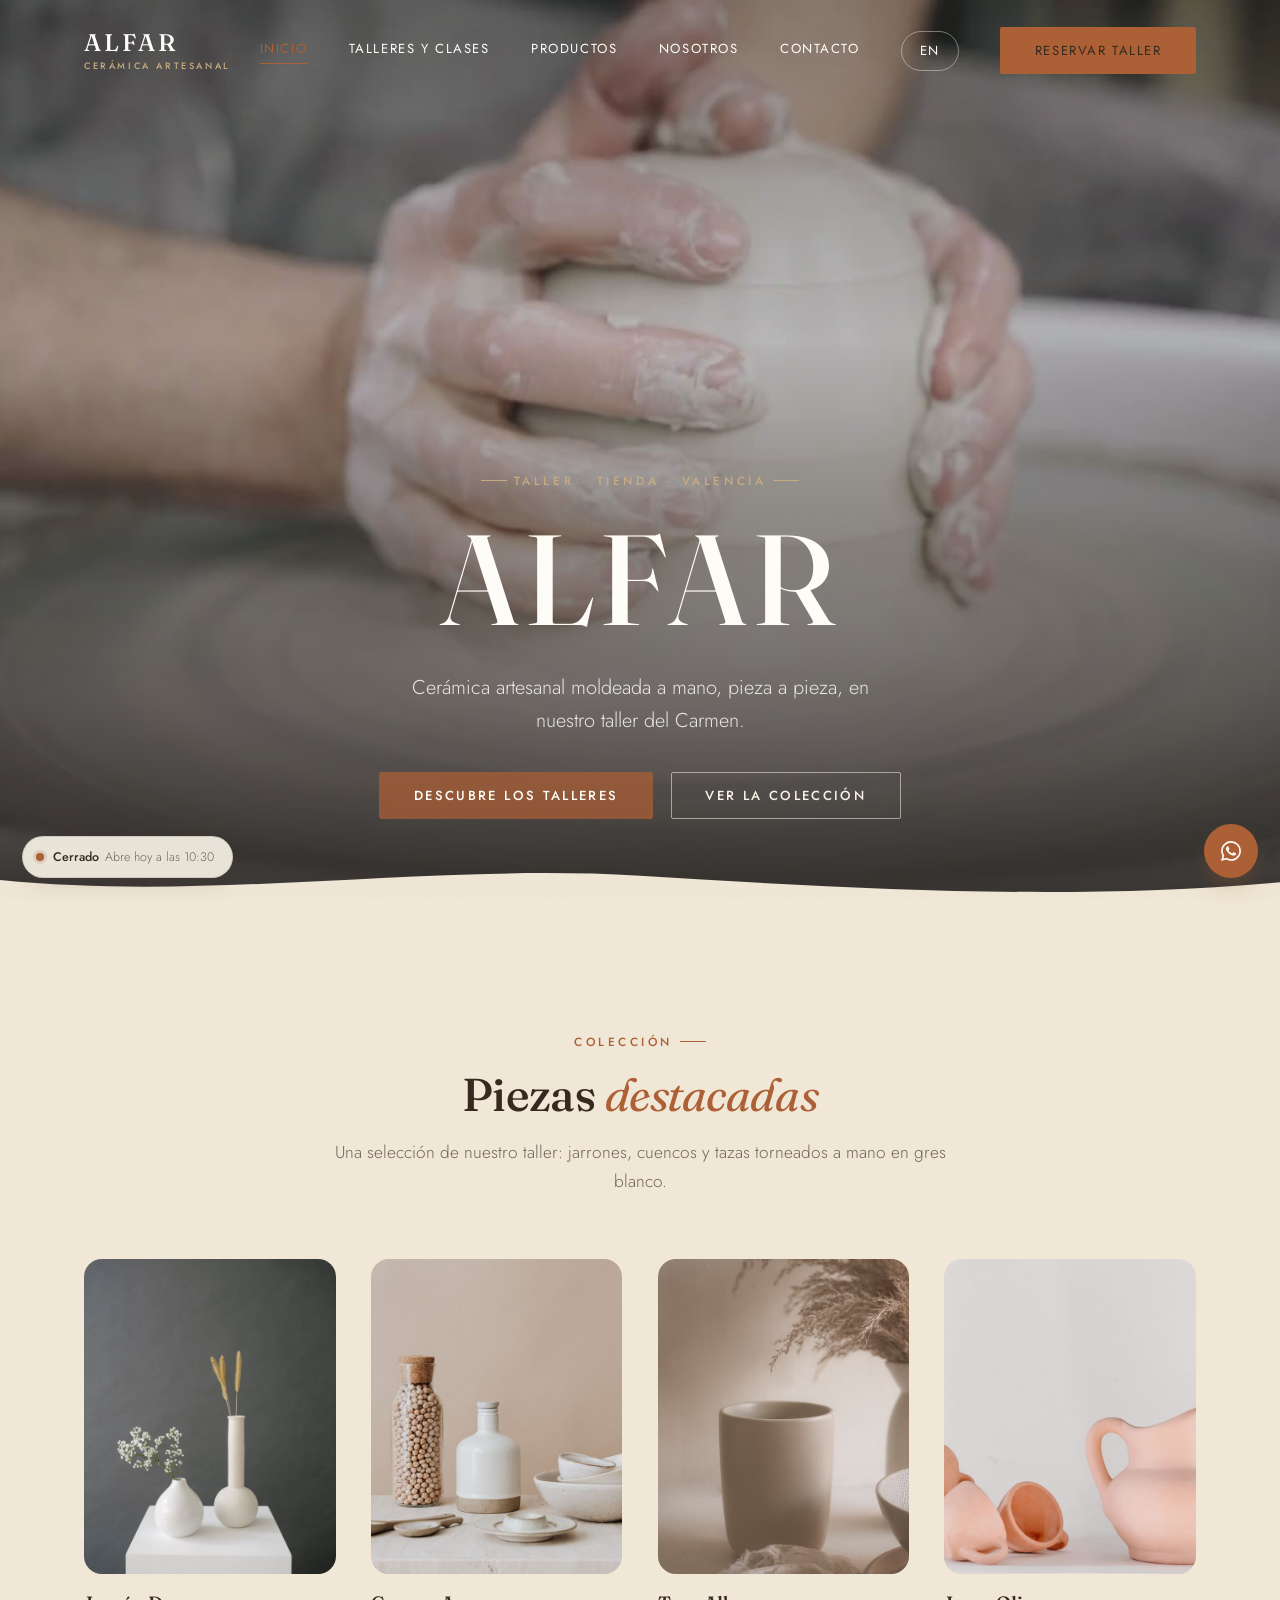
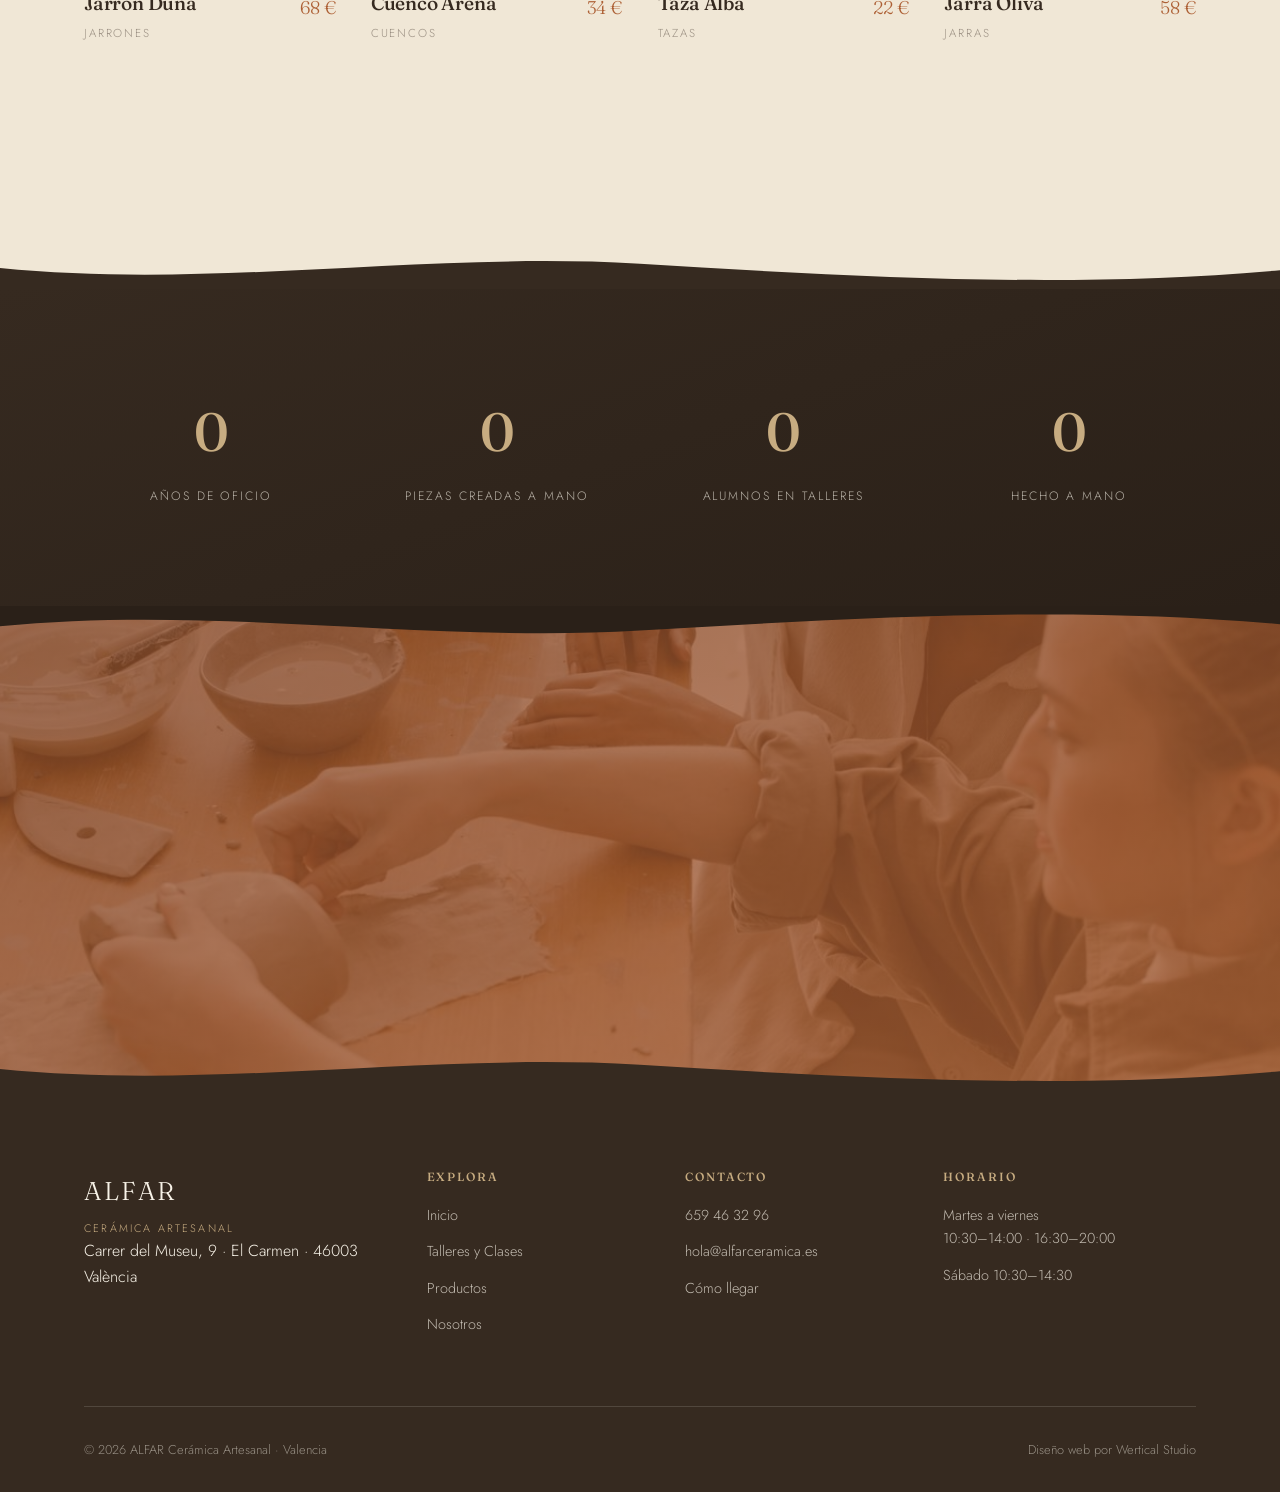
<file: index.html>
<!DOCTYPE html>
<html lang="es">
<head>
<meta charset="UTF-8" />
<meta name="viewport" content="width=device-width, initial-scale=1.0" />
<title>ALFAR · Cerámica Artesanal — Taller y tienda en Valencia</title>
<meta name="description" content="ALFAR, taller y tienda de cerámica artesanal en el Carmen, Valencia. Piezas de gres torneadas y esmaltadas a mano, y talleres de iniciación al torno para todos los niveles." />
<link rel="icon" href="assets/favicon.svg" type="image/svg+xml" />
<link rel="alternate" hreflang="es" href="index.html" />
<link rel="alternate" hreflang="en" href="en/index.html" />
<meta property="og:type" content="website" />
<meta property="og:url" content="https://j-bortserrat.github.io/alfar-ceramica/" />
<meta property="og:title" content="ALFAR · Cerámica Artesanal" />
<meta property="og:description" content="Piezas de gres torneadas y esmaltadas a mano. Taller y tienda en el Carmen, Valencia." />
<meta property="og:image" content="https://j-bortserrat.github.io/alfar-ceramica/assets/hero-poster.jpg" />
<meta property="og:image:width" content="1920" />
<meta property="og:image:height" content="1080" />
<meta name="twitter:card" content="summary_large_image" />
<meta name="theme-color" content="#f8f3e8" />
<link rel="preconnect" href="https://fonts.googleapis.com" />
<link rel="preconnect" href="https://fonts.gstatic.com" crossorigin />
<link href="https://fonts.googleapis.com/css2?family=Fraunces:ital,opsz,wght@0,9..144,300;0,9..144,400;0,9..144,500;0,9..144,600;1,9..144,400;1,9..144,500&family=Jost:wght@300;400;500;600&display=swap" rel="stylesheet" />
<link rel="stylesheet" href="assets/styles.css" />
<script type="application/ld+json">
{
  "@context": "https://schema.org",
  "@type": "Store",
  "name": "ALFAR",
  "description": "Taller y tienda de cerámica artesanal en Valencia. Piezas de gres hechas a mano y talleres de cerámica.",
  "image": "assets/hero-poster.jpg",
  "telephone": "+34659463296",
  "address": { "@type": "PostalAddress", "streetAddress": "Carrer del Museu, 9", "addressLocality": "València", "postalCode": "46003", "addressCountry": "ES" },
  "priceRange": "€€"
}
</script>
</head>
<body class="hero-page">

<!-- ===== NAV ===== -->
<nav id="nav">
  <div class="wrap nav-inner">
    <a href="index.html" class="brand">ALFAR<small>Cerámica Artesanal</small></a>
    <button class="burger" id="burger" aria-label="Abrir menú" aria-expanded="false"><span></span><span></span><span></span></button>
    <div class="nav-links" id="navLinks">
      <a href="index.html" class="active">Inicio</a>
      <a href="talleres.html">Talleres y Clases</a>
      <a href="productos.html">Productos</a>
      <a href="nosotros.html">Nosotros</a>
      <a href="contacto.html">Contacto</a>
      <a href="en/index.html" class="lang-switch">EN</a>
      <a href="contacto.html" class="btn btn-primary">Reservar taller</a>
    </div>
  </div>
</nav>

<!-- ===== HERO VÍDEO SCROLL-DRIVEN ===== -->
<section class="hero-video">
  <div class="section-curve hero-curve-top" aria-hidden="true">
    <svg viewBox="0 0 1440 90" preserveAspectRatio="none"><path style="fill:var(--crema)" d="M0,40 C240,90 480,0 720,30 C960,60 1200,90 1440,45 L1440,90 L0,90 Z"></path></svg>
  </div>
  <div class="hero-video-sticky">
    <video id="heroVideo" src="assets/hero.mp4" poster="assets/hero-poster.jpg" muted loop playsinline autoplay preload="auto"></video>
    <div class="hero-overlay"></div>
    <div class="hero-content">
      <span class="kicker">Taller · Tienda · Valencia</span>
      <h1>ALFAR</h1>
      <p class="hero-sub">Cerámica artesanal moldeada a mano, pieza a pieza, en nuestro taller del Carmen.</p>
      <div class="hero-actions">
        <a href="talleres.html" class="btn btn-primary">Descubre los talleres</a>
        <a href="productos.html" class="btn btn-outline-light">Ver la colección</a>
      </div>
    </div>
  </div>
  <div class="section-curve" aria-hidden="true">
    <svg viewBox="0 0 1440 90" preserveAspectRatio="none"><path style="fill:var(--crema-suave)" d="M0,40 C240,90 480,0 720,30 C960,60 1200,90 1440,45 L1440,90 L0,90 Z"></path></svg>
  </div>
</section>

<!-- ===== PIEZAS DESTACADAS ===== -->
<section class="section section-alt">
  <div class="wrap center">
    <span class="kicker reveal">Colección</span>
    <h2 class="section-title reveal">Piezas <em>destacadas</em></h2>
    <p class="lead reveal">Una selección de nuestro taller: jarrones, cuencos y tazas torneados a mano en gres blanco.</p>
  </div>
  <div class="wrap">
    <div class="grid-4">
      <div class="product-card reveal">
        <div class="vessel-frame has-photo"><img class="vessel-photo" src="assets/products/vase-duna.jpg" alt="Jarrón Duna, cerámica de gres blanco hecha a mano" loading="lazy"></div>
        <div class="product-info"><div><h3>Jarrón Duna</h3><span class="product-cat">Jarrones</span></div><span class="product-price">68 €</span></div>
      </div>
      <div class="product-card reveal">
        <div class="vessel-frame has-photo"><img class="vessel-photo" src="assets/products/bowl-arena.jpg" alt="Cuenco Arena, cerámica artesanal en tono arena" loading="lazy"></div>
        <div class="product-info"><div><h3>Cuenco Arena</h3><span class="product-cat">Cuencos</span></div><span class="product-price">34 €</span></div>
      </div>
      <div class="product-card reveal">
        <div class="vessel-frame has-photo"><img class="vessel-photo" src="assets/products/cup-alba.jpg" alt="Taza Alba, taza de cerámica torneada a mano" loading="lazy"></div>
        <div class="product-info"><div><h3>Taza Alba</h3><span class="product-cat">Tazas</span></div><span class="product-price">22 €</span></div>
      </div>
      <div class="product-card reveal">
        <div class="vessel-frame has-photo"><img class="vessel-photo" src="assets/products/pitcher-oliva.jpg" alt="Jarra Oliva, jarra de cerámica artesanal en terracota" loading="lazy"></div>
        <div class="product-info"><div><h3>Jarra Oliva</h3><span class="product-cat">Jarras</span></div><span class="product-price">58 €</span></div>
      </div>
    </div>
    <div class="section-cta reveal">
      <a href="productos.html" class="btn btn-outline">Ver todo el catálogo</a>
    </div>
  </div>
  <div class="section-curve" aria-hidden="true">
    <svg viewBox="0 0 1440 90" preserveAspectRatio="none"><path style="fill:var(--marron)" d="M0,40 C240,90 480,0 720,30 C960,60 1200,90 1440,45 L1440,90 L0,90 Z"></path></svg>
  </div>
</section>

<!-- ===== ESTADÍSTICAS ===== -->
<section class="stats-band">
  <div class="wrap">
    <div class="stats-grid">
      <div class="stat"><span class="stat-num" data-counter="12">0</span><div class="stat-label">Años de oficio</div></div>
      <div class="stat"><span class="stat-num" data-counter="1200" data-suffix="+">0</span><div class="stat-label">Piezas creadas a mano</div></div>
      <div class="stat"><span class="stat-num" data-counter="480" data-suffix="+">0</span><div class="stat-label">Alumnos en talleres</div></div>
      <div class="stat"><span class="stat-num" data-counter="100" data-suffix="%">0</span><div class="stat-label">Hecho a mano</div></div>
    </div>
  </div>

</section>

<!-- ===== CTA TALLERES ===== -->
<section class="cta-band has-photo">
  <div class="section-curve curve-top" aria-hidden="true">
    <svg viewBox="0 0 1440 90" preserveAspectRatio="none"><path style="fill:#2a2018" d="M0,40 C240,90 480,0 720,30 C960,60 1200,90 1440,45 L1440,90 L0,90 Z"></path></svg>
  </div>
  <img class="cta-photo" src="assets/workshops/curso-mensual.jpg" alt="" aria-hidden="true">
  <div class="wrap center">
    <span class="kicker reveal">Talleres y Clases</span>
    <h2 class="section-title reveal">Ven a ensuciarte <em>las manos</em></h2>
    <p class="lead reveal">Talleres de iniciación al torno, clases en pareja y cursos mensuales. Sin experiencia previa, con todo el material incluido.</p>
    <div class="cta-actions reveal">
      <a href="talleres.html" class="btn btn-outline-light">Ver talleres y precios</a>
      <a href="contacto.html" class="btn" style="background:var(--blanco);color:var(--terracota-oscura)">Reserva tu plaza</a>
    </div>
  </div>
  <div class="section-curve" aria-hidden="true">
    <svg viewBox="0 0 1440 90" preserveAspectRatio="none"><path style="fill:var(--marron)" d="M0,40 C240,90 480,0 720,30 C960,60 1200,90 1440,45 L1440,90 L0,90 Z"></path></svg>
  </div>
</section>

<!-- ===== FOOTER ===== -->
<footer>
  <div class="wrap">
    <div class="foot-grid">
      <div>
        <div class="foot-brand">ALFAR<small>Cerámica Artesanal</small></div>
        <p>Carrer del Museu, 9 · El Carmen · 46003 València</p>
      </div>
      <div class="foot-col">
        <h4>Explora</h4>
        <a href="index.html">Inicio</a>
        <a href="talleres.html">Talleres y Clases</a>
        <a href="productos.html">Productos</a>
        <a href="nosotros.html">Nosotros</a>
      </div>
      <div class="foot-col">
        <h4>Contacto</h4>
        <a href="tel:+34659463296">659 46 32 96</a>
        <a href="mailto:hola@alfarceramica.es">hola@alfarceramica.es</a>
        <a href="contacto.html">Cómo llegar</a>
      </div>
      <div class="foot-col">
        <h4>Horario</h4>
        <p>Martes a viernes<br>10:30–14:00 · 16:30–20:00</p>
        <p>Sábado 10:30–14:30</p>
      </div>
    </div>
    <div class="foot-bottom">
      <span>© 2026 ALFAR Cerámica Artesanal · Valencia</span>
      <span>Diseño web por Wertical Studio</span>
    </div>
  </div>
</footer>

<!-- ===== INDICADOR + WHATSAPP ===== -->
<aside id="openStatus" aria-live="polite"><span class="st-dot"></span><span><span class="st-main"></span><span class="st-sub"></span></span></aside>
<a id="waFab" class="wa-fab" href="#" aria-label="WhatsApp">
  <svg viewBox="0 0 24 24" fill="currentColor"><path d="M19.05 4.91A9.82 9.82 0 0 0 12.04 2C6.58 2 2.13 6.45 2.13 11.91c0 1.75.46 3.45 1.32 4.95L2.05 22l5.25-1.38c1.45.79 3.08 1.21 4.74 1.21h.004c5.46 0 9.91-4.45 9.91-9.91 0-2.65-1.03-5.14-2.9-7.01zm-7.01 15.24h-.003a8.24 8.24 0 0 1-4.2-1.15l-.3-.18-3.12.82.83-3.04-.2-.31a8.23 8.23 0 0 1-1.26-4.38c0-4.54 3.7-8.24 8.25-8.24 2.2 0 4.27.86 5.83 2.42a8.18 8.18 0 0 1 2.41 5.83c0 4.54-3.7 8.23-8.24 8.23zm4.52-6.17c-.25-.12-1.47-.72-1.7-.81-.23-.08-.39-.12-.56.13-.17.25-.64.81-.78.97-.14.17-.29.19-.54.06-.25-.12-1.05-.39-2-1.23-.74-.66-1.24-1.47-1.39-1.72-.14-.25-.02-.38.11-.51.11-.11.25-.29.37-.43.12-.14.16-.25.25-.41.08-.17.04-.31-.02-.43-.06-.12-.56-1.34-.76-1.84-.2-.48-.41-.42-.56-.43h-.48c-.17 0-.43.06-.66.31-.23.25-.86.84-.86 2.05s.88 2.38 1 2.55c.12.17 1.73 2.64 4.2 3.7.59.25 1.05.4 1.41.52.59.19 1.13.16 1.55.1.47-.07 1.47-.6 1.68-1.18.21-.58.21-1.08.14-1.18-.06-.1-.23-.16-.48-.28z"/></svg>
</a>

<!-- Sprite de piezas (line-art) -->
<svg width="0" height="0" style="position:absolute" aria-hidden="true">
  <defs>
    <symbol id="v-vase" viewBox="0 0 200 260">
      <path d="M100,14c-10,0-17,7-16.5,15c0.5,8-6,13-11,23c-11,21-15,45-12,71c3,29,20,53,39.5,59c19.5-6,36.5-30,39.5-59c3-26-1-50-12-71c-5-10-11.5-15-11-23c0.5-8-6-15-16.5-15z"/>
      <ellipse cx="100" cy="118" rx="33" ry="2.6" opacity=".3"/>
      <ellipse cx="100" cy="148" rx="36.5" ry="2.6" opacity=".3"/>
    </symbol>
    <symbol id="v-bowl" viewBox="0 0 200 260">
      <path d="M32,96c0-19,29-33,68-33c39,0,68,14,68,33l-7,58c-4,27-30,44-61,44c-31,0-57-17-61-44z"/>
      <ellipse cx="100" cy="95" rx="68" ry="15"/>
    </symbol>
    <symbol id="v-cup" viewBox="0 0 200 260">
      <path d="M63,70h74l-8,116c-2,15-56,15-58,0z"/>
      <ellipse cx="100" cy="70" rx="37" ry="8.5"/>
      <path d="M136,96c30-4,45,20,31,42c-10,16-28,20-41,18" fill="none" stroke="currentColor" stroke-width="9" stroke-linecap="round"/>
    </symbol>
    <symbol id="v-plate" viewBox="0 0 200 260">
      <ellipse cx="100" cy="140" rx="86" ry="27"/>
      <ellipse cx="100" cy="138" rx="55" ry="15" opacity=".38"/>
    </symbol>
    <symbol id="v-planter" viewBox="0 0 200 260">
      <path d="M46,58h108l-15,123c-1,10-77,10-78,0z"/>
      <ellipse cx="100" cy="58" rx="54" ry="11"/>
      <ellipse cx="100" cy="76" rx="40" ry="4" opacity=".25"/>
    </symbol>
    <symbol id="v-pitcher" viewBox="0 0 200 260">
      <path d="M97,14c-9,0-15,7-14,15c1,8-5,13-10,22c-10,20-13,42-10,66c3,27,17,49,32,56c1-10,7-15,17-15c9,0,13,5,12,13c15-9,25-30,27-54c3-24,0-46-10-66c-5-9-11-14-10-22c1-8-5-15-14-15c-4-4-7-6-10-6c-3,0-6,2-10,6z"/>
      <path d="M57,120c-23,4-33,26-21,44c8,12,22,16,32,14" fill="none" stroke="currentColor" stroke-width="8" stroke-linecap="round"/>
    </symbol>
  </defs>
</svg>

<script src="assets/app.js"></script>
</body>
</html>
</file>
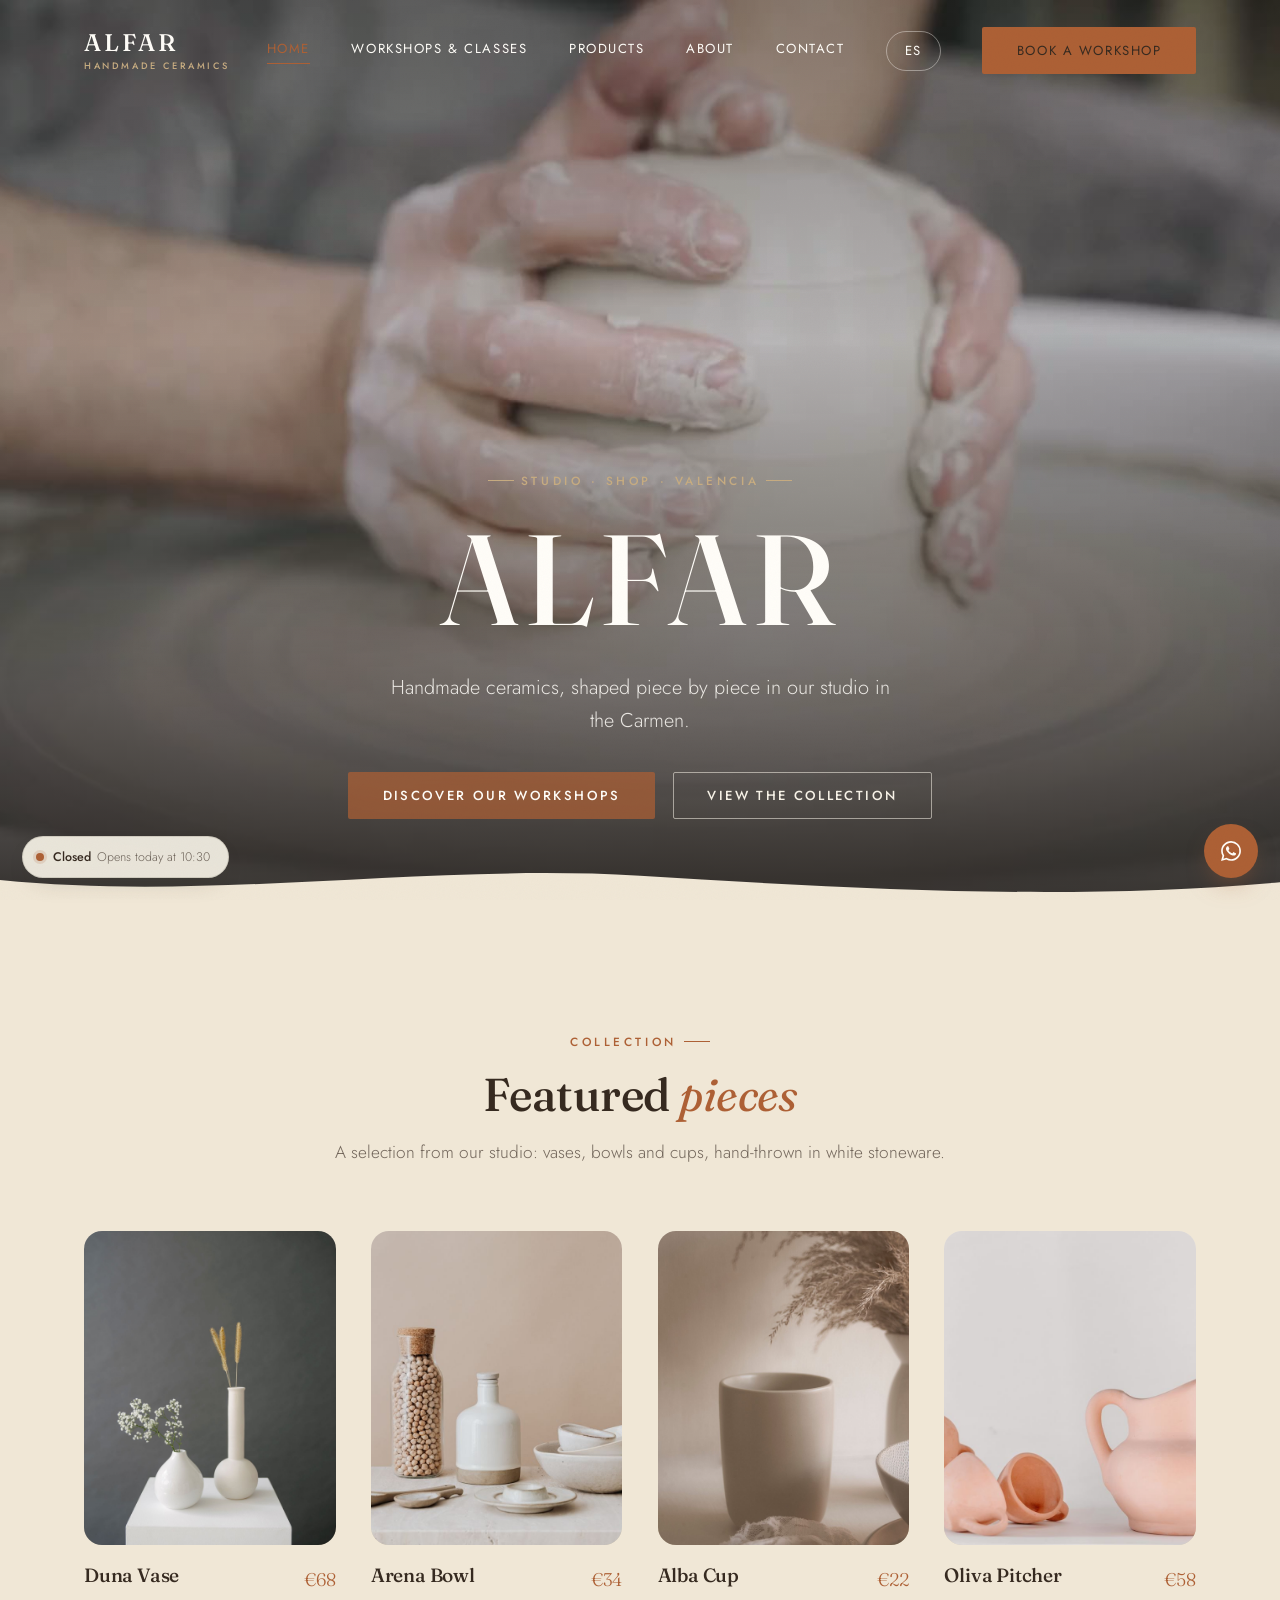
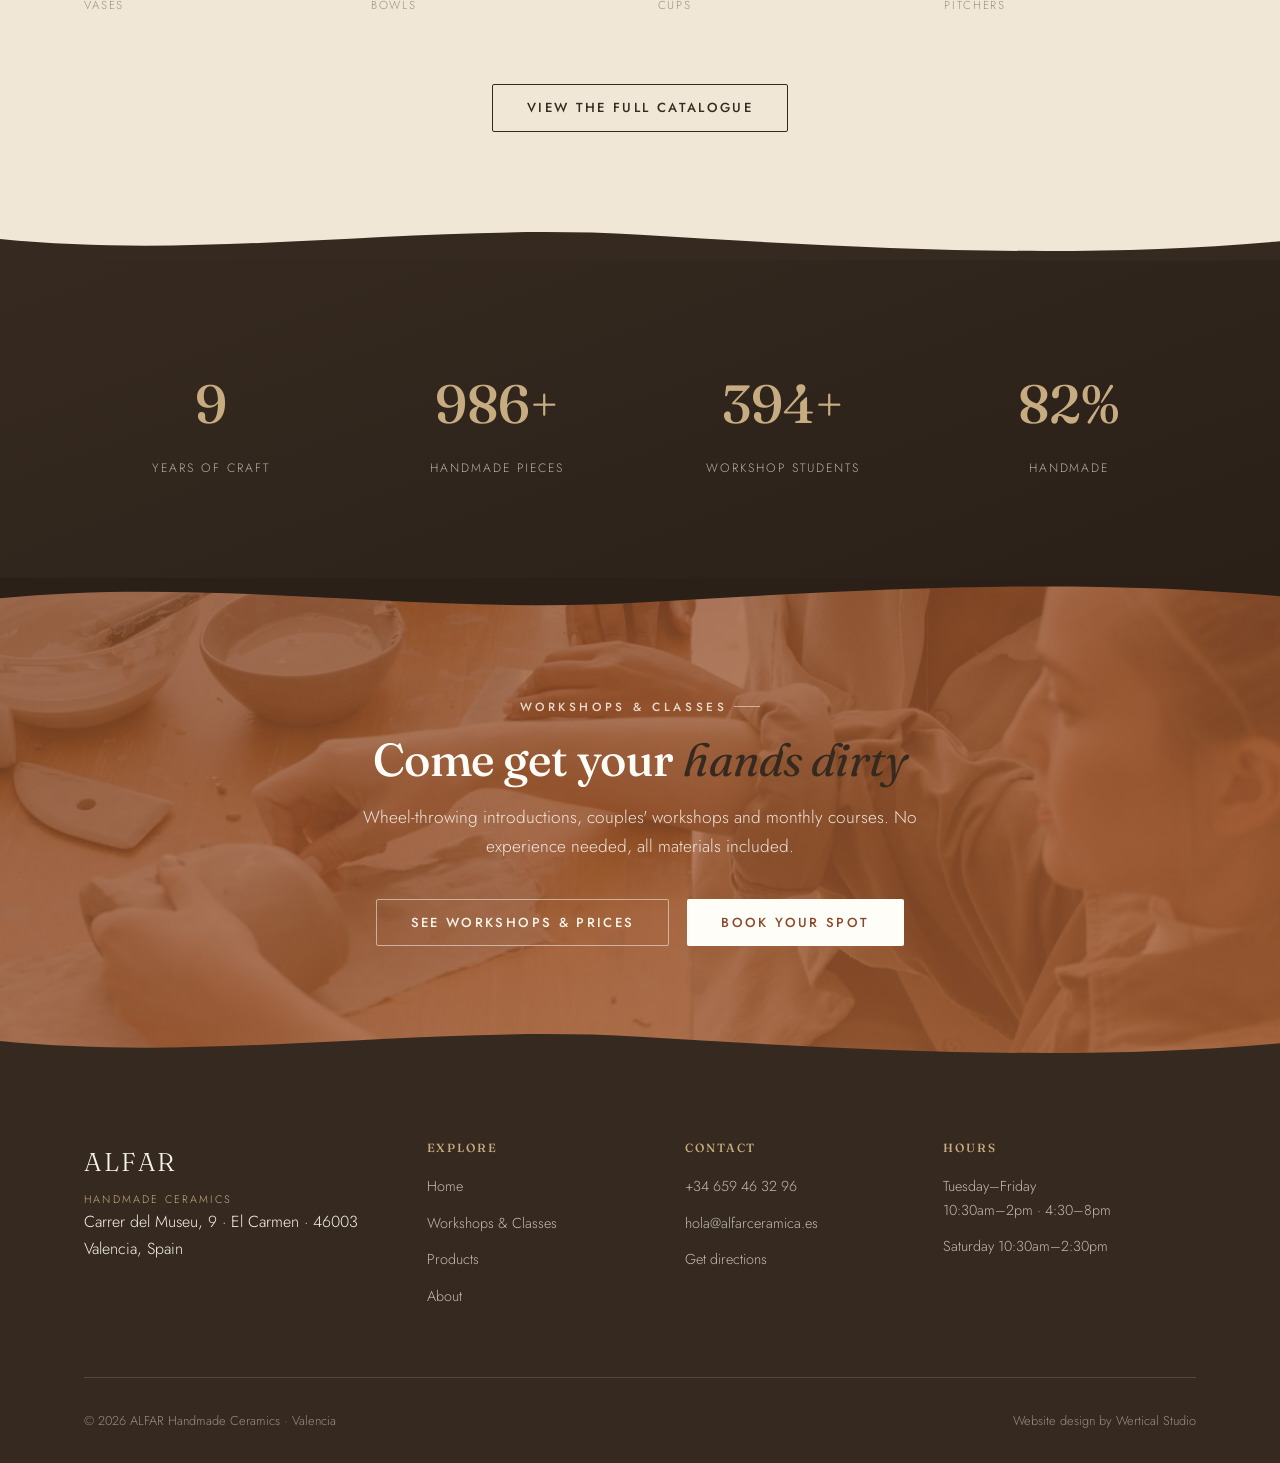
<file: en/index.html>
<!DOCTYPE html>
<html lang="en">
<head>
<meta charset="UTF-8" />
<meta name="viewport" content="width=device-width, initial-scale=1.0" />
<title>ALFAR · Handmade Ceramics — Studio &amp; Shop in Valencia</title>
<meta name="description" content="ALFAR, a ceramics studio and shop in the Carmen neighbourhood of Valencia. Hand-thrown, hand-glazed stoneware pieces, plus wheel-throwing workshops for every level." />
<link rel="icon" href="../assets/favicon.svg" type="image/svg+xml" />
<link rel="alternate" hreflang="es" href="../index.html" />
<link rel="alternate" hreflang="en" href="index.html" />
<meta property="og:type" content="website" />
<meta property="og:url" content="https://j-bortserrat.github.io/alfar-ceramica/en/index.html" />
<meta property="og:title" content="ALFAR · Handmade Ceramics" />
<meta property="og:description" content="Hand-thrown, hand-glazed stoneware. Studio and shop in the Carmen, Valencia." />
<meta property="og:image" content="https://j-bortserrat.github.io/alfar-ceramica/assets/hero-poster.jpg" />
<meta property="og:image:width" content="1920" />
<meta property="og:image:height" content="1080" />
<meta name="twitter:card" content="summary_large_image" />
<meta name="theme-color" content="#f8f3e8" />
<link rel="preconnect" href="https://fonts.googleapis.com" />
<link rel="preconnect" href="https://fonts.gstatic.com" crossorigin />
<link href="https://fonts.googleapis.com/css2?family=Fraunces:ital,opsz,wght@0,9..144,300;0,9..144,400;0,9..144,500;0,9..144,600;1,9..144,400;1,9..144,500&family=Jost:wght@300;400;500;600&display=swap" rel="stylesheet" />
<link rel="stylesheet" href="../assets/styles.css" />
</head>
<body class="hero-page">

<nav id="nav">
  <div class="wrap nav-inner">
    <a href="index.html" class="brand">ALFAR<small>Handmade Ceramics</small></a>
    <button class="burger" id="burger" aria-label="Open menu" aria-expanded="false"><span></span><span></span><span></span></button>
    <div class="nav-links" id="navLinks">
      <a href="index.html" class="active">Home</a>
      <a href="talleres.html">Workshops &amp; Classes</a>
      <a href="productos.html">Products</a>
      <a href="nosotros.html">About</a>
      <a href="contacto.html">Contact</a>
      <a href="../index.html" class="lang-switch">ES</a>
      <a href="contacto.html" class="btn btn-primary">Book a workshop</a>
    </div>
  </div>
</nav>

<section class="hero-video">
  <div class="section-curve hero-curve-top" aria-hidden="true">
    <svg viewBox="0 0 1440 90" preserveAspectRatio="none"><path style="fill:var(--crema)" d="M0,40 C240,90 480,0 720,30 C960,60 1200,90 1440,45 L1440,90 L0,90 Z"></path></svg>
  </div>
  <div class="hero-video-sticky">
    <video id="heroVideo" src="../assets/hero.mp4" poster="../assets/hero-poster.jpg" muted loop playsinline autoplay preload="auto"></video>
    <div class="hero-overlay"></div>
    <div class="hero-content">
      <span class="kicker">Studio · Shop · Valencia</span>
      <h1>ALFAR</h1>
      <p class="hero-sub">Handmade ceramics, shaped piece by piece in our studio in the Carmen.</p>
      <div class="hero-actions">
        <a href="talleres.html" class="btn btn-primary">Discover our workshops</a>
        <a href="productos.html" class="btn btn-outline-light">View the collection</a>
      </div>
    </div>
  </div>
  <div class="section-curve" aria-hidden="true">
    <svg viewBox="0 0 1440 90" preserveAspectRatio="none"><path style="fill:var(--crema-suave)" d="M0,40 C240,90 480,0 720,30 C960,60 1200,90 1440,45 L1440,90 L0,90 Z"></path></svg>
  </div>
</section>

<section class="section section-alt">
  <div class="wrap center">
    <span class="kicker reveal">Collection</span>
    <h2 class="section-title reveal">Featured <em>pieces</em></h2>
    <p class="lead reveal">A selection from our studio: vases, bowls and cups, hand-thrown in white stoneware.</p>
  </div>
  <div class="wrap">
    <div class="grid-4">
      <div class="product-card reveal">
        <div class="vessel-frame has-photo"><img class="vessel-photo" src="../assets/products/vase-duna.jpg" alt="Duna Vase, handmade white stoneware ceramic" loading="lazy"></div>
        <div class="product-info"><div><h3>Duna Vase</h3><span class="product-cat">Vases</span></div><span class="product-price">€68</span></div>
      </div>
      <div class="product-card reveal">
        <div class="vessel-frame has-photo"><img class="vessel-photo" src="../assets/products/bowl-arena.jpg" alt="Arena Bowl, handmade sand-toned ceramic" loading="lazy"></div>
        <div class="product-info"><div><h3>Arena Bowl</h3><span class="product-cat">Bowls</span></div><span class="product-price">€34</span></div>
      </div>
      <div class="product-card reveal">
        <div class="vessel-frame has-photo"><img class="vessel-photo" src="../assets/products/cup-alba.jpg" alt="Alba Cup, hand-thrown ceramic cup" loading="lazy"></div>
        <div class="product-info"><div><h3>Alba Cup</h3><span class="product-cat">Cups</span></div><span class="product-price">€22</span></div>
      </div>
      <div class="product-card reveal">
        <div class="vessel-frame has-photo"><img class="vessel-photo" src="../assets/products/pitcher-oliva.jpg" alt="Oliva Pitcher, handmade terracotta ceramic" loading="lazy"></div>
        <div class="product-info"><div><h3>Oliva Pitcher</h3><span class="product-cat">Pitchers</span></div><span class="product-price">€58</span></div>
      </div>
    </div>
    <div class="section-cta reveal">
      <a href="productos.html" class="btn btn-outline">View the full catalogue</a>
    </div>
  </div>
  <div class="section-curve" aria-hidden="true">
    <svg viewBox="0 0 1440 90" preserveAspectRatio="none"><path style="fill:var(--marron)" d="M0,40 C240,90 480,0 720,30 C960,60 1200,90 1440,45 L1440,90 L0,90 Z"></path></svg>
  </div>
</section>

<section class="stats-band">
  <div class="wrap">
    <div class="stats-grid">
      <div class="stat"><span class="stat-num" data-counter="12">0</span><div class="stat-label">Years of craft</div></div>
      <div class="stat"><span class="stat-num" data-counter="1200" data-suffix="+">0</span><div class="stat-label">Handmade pieces</div></div>
      <div class="stat"><span class="stat-num" data-counter="480" data-suffix="+">0</span><div class="stat-label">Workshop students</div></div>
      <div class="stat"><span class="stat-num" data-counter="100" data-suffix="%">0</span><div class="stat-label">Handmade</div></div>
    </div>
  </div>

</section>

<section class="cta-band has-photo">
  <div class="section-curve curve-top" aria-hidden="true">
    <svg viewBox="0 0 1440 90" preserveAspectRatio="none"><path style="fill:#2a2018" d="M0,40 C240,90 480,0 720,30 C960,60 1200,90 1440,45 L1440,90 L0,90 Z"></path></svg>
  </div>
  <img class="cta-photo" src="../assets/workshops/curso-mensual.jpg" alt="" aria-hidden="true">
  <div class="wrap center">
    <span class="kicker reveal">Workshops &amp; Classes</span>
    <h2 class="section-title reveal">Come get your <em>hands dirty</em></h2>
    <p class="lead reveal">Wheel-throwing introductions, couples' workshops and monthly courses. No experience needed, all materials included.</p>
    <div class="cta-actions reveal">
      <a href="talleres.html" class="btn btn-outline-light">See workshops &amp; prices</a>
      <a href="contacto.html" class="btn" style="background:var(--blanco);color:var(--terracota-oscura)">Book your spot</a>
    </div>
  </div>
  <div class="section-curve" aria-hidden="true">
    <svg viewBox="0 0 1440 90" preserveAspectRatio="none"><path style="fill:var(--marron)" d="M0,40 C240,90 480,0 720,30 C960,60 1200,90 1440,45 L1440,90 L0,90 Z"></path></svg>
  </div>
</section>

<footer>
  <div class="wrap">
    <div class="foot-grid">
      <div>
        <div class="foot-brand">ALFAR<small>Handmade Ceramics</small></div>
        <p>Carrer del Museu, 9 · El Carmen · 46003 Valencia, Spain</p>
      </div>
      <div class="foot-col">
        <h4>Explore</h4>
        <a href="index.html">Home</a>
        <a href="talleres.html">Workshops &amp; Classes</a>
        <a href="productos.html">Products</a>
        <a href="nosotros.html">About</a>
      </div>
      <div class="foot-col">
        <h4>Contact</h4>
        <a href="tel:+34659463296">+34 659 46 32 96</a>
        <a href="mailto:hola@alfarceramica.es">hola@alfarceramica.es</a>
        <a href="contacto.html">Get directions</a>
      </div>
      <div class="foot-col">
        <h4>Hours</h4>
        <p>Tuesday–Friday<br>10:30am–2pm · 4:30–8pm</p>
        <p>Saturday 10:30am–2:30pm</p>
      </div>
    </div>
    <div class="foot-bottom">
      <span>© 2026 ALFAR Handmade Ceramics · Valencia</span>
      <span>Website design by Wertical Studio</span>
    </div>
  </div>
</footer>

<aside id="openStatus" aria-live="polite"><span class="st-dot"></span><span><span class="st-main"></span><span class="st-sub"></span></span></aside>
<a id="waFab" class="wa-fab" href="#" aria-label="WhatsApp">
  <svg viewBox="0 0 24 24" fill="currentColor"><path d="M19.05 4.91A9.82 9.82 0 0 0 12.04 2C6.58 2 2.13 6.45 2.13 11.91c0 1.75.46 3.45 1.32 4.95L2.05 22l5.25-1.38c1.45.79 3.08 1.21 4.74 1.21h.004c5.46 0 9.91-4.45 9.91-9.91 0-2.65-1.03-5.14-2.9-7.01zm-7.01 15.24h-.003a8.24 8.24 0 0 1-4.2-1.15l-.3-.18-3.12.82.83-3.04-.2-.31a8.23 8.23 0 0 1-1.26-4.38c0-4.54 3.7-8.24 8.25-8.24 2.2 0 4.27.86 5.83 2.42a8.18 8.18 0 0 1 2.41 5.83c0 4.54-3.7 8.23-8.24 8.23zm4.52-6.17c-.25-.12-1.47-.72-1.7-.81-.23-.08-.39-.12-.56.13-.17.25-.64.81-.78.97-.14.17-.29.19-.54.06-.25-.12-1.05-.39-2-1.23-.74-.66-1.24-1.47-1.39-1.72-.14-.25-.02-.38.11-.51.11-.11.25-.29.37-.43.12-.14.16-.25.25-.41.08-.17.04-.31-.02-.43-.06-.12-.56-1.34-.76-1.84-.2-.48-.41-.42-.56-.43h-.48c-.17 0-.43.06-.66.31-.23.25-.86.84-.86 2.05s.88 2.38 1 2.55c.12.17 1.73 2.64 4.2 3.7.59.25 1.05.4 1.41.52.59.19 1.13.16 1.55.1.47-.07 1.47-.6 1.68-1.18.21-.58.21-1.08.14-1.18-.06-.1-.23-.16-.48-.28z"/></svg>
</a>

<svg width="0" height="0" style="position:absolute" aria-hidden="true">
  <defs>
    <symbol id="v-vase" viewBox="0 0 200 260">
      <path d="M100,14c-10,0-17,7-16.5,15c0.5,8-6,13-11,23c-11,21-15,45-12,71c3,29,20,53,39.5,59c19.5-6,36.5-30,39.5-59c3-26-1-50-12-71c-5-10-11.5-15-11-23c0.5-8-6-15-16.5-15z"/>
      <ellipse cx="100" cy="118" rx="33" ry="2.6" opacity=".3"/>
      <ellipse cx="100" cy="148" rx="36.5" ry="2.6" opacity=".3"/>
    </symbol>
    <symbol id="v-bowl" viewBox="0 0 200 260">
      <path d="M32,96c0-19,29-33,68-33c39,0,68,14,68,33l-7,58c-4,27-30,44-61,44c-31,0-57-17-61-44z"/>
      <ellipse cx="100" cy="95" rx="68" ry="15"/>
    </symbol>
    <symbol id="v-cup" viewBox="0 0 200 260">
      <path d="M63,70h74l-8,116c-2,15-56,15-58,0z"/>
      <ellipse cx="100" cy="70" rx="37" ry="8.5"/>
      <path d="M136,96c30-4,45,20,31,42c-10,16-28,20-41,18" fill="none" stroke="currentColor" stroke-width="9" stroke-linecap="round"/>
    </symbol>
    <symbol id="v-plate" viewBox="0 0 200 260">
      <ellipse cx="100" cy="140" rx="86" ry="27"/>
      <ellipse cx="100" cy="138" rx="55" ry="15" opacity=".38"/>
    </symbol>
    <symbol id="v-planter" viewBox="0 0 200 260">
      <path d="M46,58h108l-15,123c-1,10-77,10-78,0z"/>
      <ellipse cx="100" cy="58" rx="54" ry="11"/>
      <ellipse cx="100" cy="76" rx="40" ry="4" opacity=".25"/>
    </symbol>
    <symbol id="v-pitcher" viewBox="0 0 200 260">
      <path d="M97,14c-9,0-15,7-14,15c1,8-5,13-10,22c-10,20-13,42-10,66c3,27,17,49,32,56c1-10,7-15,17-15c9,0,13,5,12,13c15-9,25-30,27-54c3-24,0-46-10-66c-5-9-11-14-10-22c1-8-5-15-14-15c-4-4-7-6-10-6c-3,0-6,2-10,6z"/>
      <path d="M57,120c-23,4-33,26-21,44c8,12,22,16,32,14" fill="none" stroke="currentColor" stroke-width="8" stroke-linecap="round"/>
    </symbol>
  </defs>
</svg>

<script src="../assets/app.js"></script>
</body>
</html>
</file>
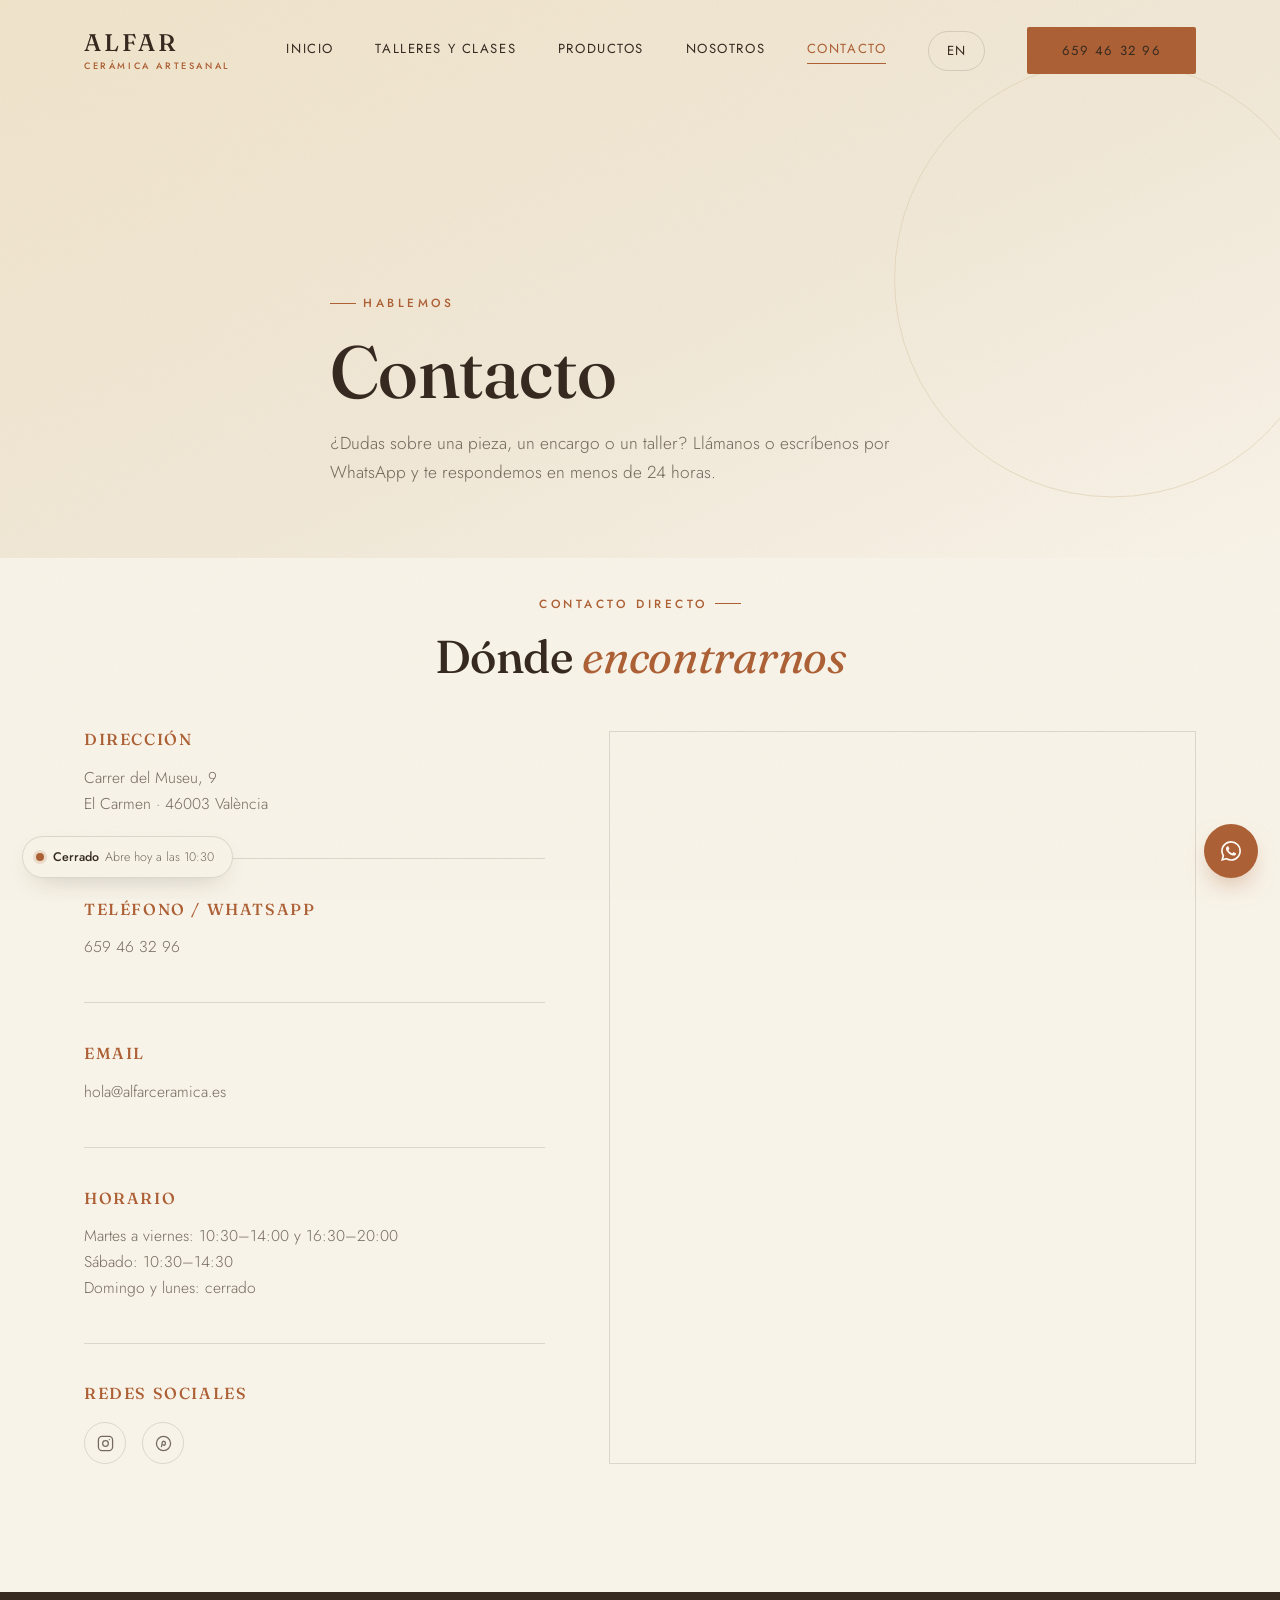
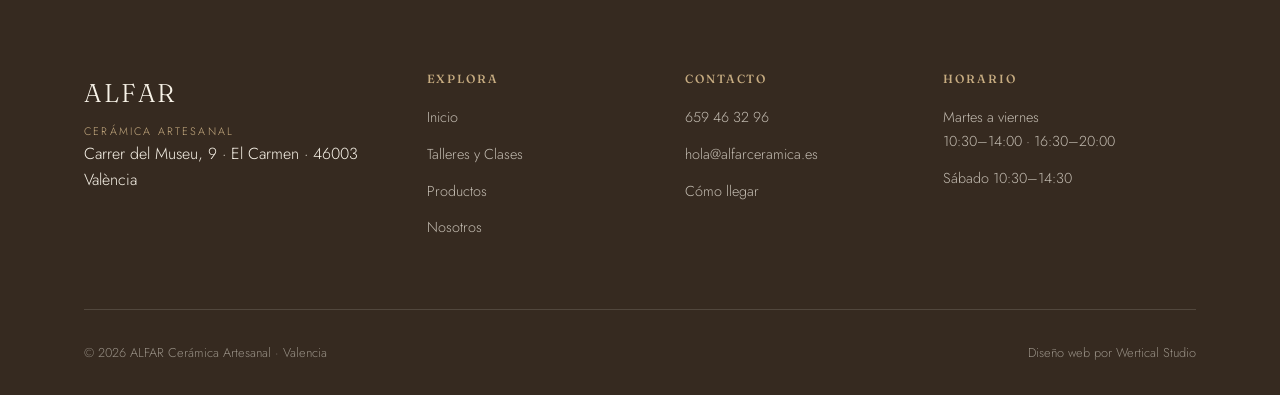
<file: contacto.html>
<!DOCTYPE html>
<html lang="es">
<head>
<meta charset="UTF-8" />
<meta name="viewport" content="width=device-width, initial-scale=1.0" />
<title>Contacto — ALFAR Cerámica Artesanal</title>
<meta name="description" content="Contacta con ALFAR: taller y tienda de cerámica artesanal en el Carmen, Valencia. Dirección, teléfono, WhatsApp y horario." />
<link rel="icon" href="assets/favicon.svg" type="image/svg+xml" />
<link rel="alternate" hreflang="es" href="contacto.html" />
<link rel="alternate" hreflang="en" href="en/contacto.html" />
<meta property="og:type" content="website" />
<meta property="og:url" content="https://j-bortserrat.github.io/alfar-ceramica/contacto.html" />
<meta property="og:title" content="Contacto — ALFAR Cerámica Artesanal" />
<meta property="og:description" content="Contacta con ALFAR: taller y tienda de cerámica artesanal en el Carmen, Valencia. Dirección, teléfono, WhatsApp y horario." />
<meta property="og:image" content="https://j-bortserrat.github.io/alfar-ceramica/assets/hero-poster.jpg" />
<meta name="twitter:card" content="summary_large_image" />
<meta name="theme-color" content="#f8f3e8" />
<link rel="preconnect" href="https://fonts.googleapis.com" />
<link rel="preconnect" href="https://fonts.gstatic.com" crossorigin />
<link href="https://fonts.googleapis.com/css2?family=Fraunces:ital,opsz,wght@0,9..144,300;0,9..144,400;0,9..144,500;0,9..144,600;1,9..144,400;1,9..144,500&family=Jost:wght@300;400;500;600&display=swap" rel="stylesheet" />
<link rel="stylesheet" href="assets/styles.css" />
</head>
<body>

<nav id="nav">
  <div class="wrap nav-inner">
    <a href="index.html" class="brand">ALFAR<small>Cerámica Artesanal</small></a>
    <button class="burger" id="burger" aria-label="Abrir menú" aria-expanded="false"><span></span><span></span><span></span></button>
    <div class="nav-links" id="navLinks">
      <a href="index.html">Inicio</a>
      <a href="talleres.html">Talleres y Clases</a>
      <a href="productos.html">Productos</a>
      <a href="nosotros.html">Nosotros</a>
      <a href="contacto.html" class="active">Contacto</a>
      <a href="en/contacto.html" class="lang-switch">EN</a>
      <a href="tel:+34659463296" class="btn btn-primary">659 46 32 96</a>
    </div>
  </div>
</nav>

<header class="page-header">
  <div class="wrap">
    <span class="kicker">Hablemos</span>
    <h1>Contacto</h1>
    <p class="lead">¿Dudas sobre una pieza, un encargo o un taller? Llámanos o escríbenos por WhatsApp y te respondemos en menos de 24 horas.</p>
  </div>
</header>

<section class="section" style="padding-top:2rem">
  <div class="wrap center">
    <span class="kicker reveal">Contacto directo</span>
    <h2 class="section-title reveal">Dónde <em style="font-style:italic;color:var(--terracota)">encontrarnos</em></h2>
  </div>

  <div class="wrap contact-grid">
    <div class="reveal-left">
      <div class="info-block">
        <h3>Dirección</h3>
        <p>Carrer del Museu, 9<br>El Carmen · 46003 València</p>
      </div>
      <div class="info-block">
        <h3>Teléfono / WhatsApp</h3>
        <a href="tel:+34659463296">659 46 32 96</a>
      </div>
      <div class="info-block">
        <h3>Email</h3>
        <a href="mailto:hola@alfarceramica.es">hola@alfarceramica.es</a>
      </div>
      <div class="info-block">
        <h3>Horario</h3>
        <p>Martes a viernes: 10:30–14:00 y 16:30–20:00<br>Sábado: 10:30–14:30<br>Domingo y lunes: cerrado</p>
      </div>
      <div class="info-block">
        <h3>Redes sociales</h3>
        <div class="social-row">
          <a href="#" aria-label="Instagram"><svg viewBox="0 0 24 24" fill="none" stroke="currentColor" stroke-width="1.8"><rect x="2" y="2" width="20" height="20" rx="5"/><circle cx="12" cy="12" r="4"/><circle cx="17.5" cy="6.5" r="1" fill="currentColor" stroke="none"/></svg></a>
          <a href="#" aria-label="Pinterest"><svg viewBox="0 0 24 24" fill="none" stroke="currentColor" stroke-width="1.8"><circle cx="12" cy="12" r="10"/><path d="M9 17c1-4 1.2-6 1.2-6.5a2.3 2.3 0 0 1 4.5.4c0 1.5-1 3.6-2 3.6-.8 0-1.2-.6-1-1.5"/></svg></a>
        </div>
      </div>
    </div>

    <div class="map-frame reveal-right">
      <iframe src="https://www.openstreetmap.org/export/embed.html?bbox=-0.3818%2C39.4735%2C-0.3718%2C39.4795&amp;layer=mapnik&amp;marker=39.4765%2C-0.3768" loading="lazy" title="Ubicación de ALFAR en el mapa"></iframe>
    </div>
  </div>
</section>

<footer>
  <div class="wrap">
    <div class="foot-grid">
      <div>
        <div class="foot-brand">ALFAR<small>Cerámica Artesanal</small></div>
        <p>Carrer del Museu, 9 · El Carmen · 46003 València</p>
      </div>
      <div class="foot-col">
        <h4>Explora</h4>
        <a href="index.html">Inicio</a>
        <a href="talleres.html">Talleres y Clases</a>
        <a href="productos.html">Productos</a>
        <a href="nosotros.html">Nosotros</a>
      </div>
      <div class="foot-col">
        <h4>Contacto</h4>
        <a href="tel:+34659463296">659 46 32 96</a>
        <a href="mailto:hola@alfarceramica.es">hola@alfarceramica.es</a>
        <a href="contacto.html">Cómo llegar</a>
      </div>
      <div class="foot-col">
        <h4>Horario</h4>
        <p>Martes a viernes<br>10:30–14:00 · 16:30–20:00</p>
        <p>Sábado 10:30–14:30</p>
      </div>
    </div>
    <div class="foot-bottom">
      <span>© 2026 ALFAR Cerámica Artesanal · Valencia</span>
      <span>Diseño web por Wertical Studio</span>
    </div>
  </div>
</footer>

<aside id="openStatus" aria-live="polite"><span class="st-dot"></span><span><span class="st-main"></span><span class="st-sub"></span></span></aside>
<a id="waFab" class="wa-fab" href="#" aria-label="WhatsApp">
  <svg viewBox="0 0 24 24" fill="currentColor"><path d="M19.05 4.91A9.82 9.82 0 0 0 12.04 2C6.58 2 2.13 6.45 2.13 11.91c0 1.75.46 3.45 1.32 4.95L2.05 22l5.25-1.38c1.45.79 3.08 1.21 4.74 1.21h.004c5.46 0 9.91-4.45 9.91-9.91 0-2.65-1.03-5.14-2.9-7.01zm-7.01 15.24h-.003a8.24 8.24 0 0 1-4.2-1.15l-.3-.18-3.12.82.83-3.04-.2-.31a8.23 8.23 0 0 1-1.26-4.38c0-4.54 3.7-8.24 8.25-8.24 2.2 0 4.27.86 5.83 2.42a8.18 8.18 0 0 1 2.41 5.83c0 4.54-3.7 8.23-8.24 8.23zm4.52-6.17c-.25-.12-1.47-.72-1.7-.81-.23-.08-.39-.12-.56.13-.17.25-.64.81-.78.97-.14.17-.29.19-.54.06-.25-.12-1.05-.39-2-1.23-.74-.66-1.24-1.47-1.39-1.72-.14-.25-.02-.38.11-.51.11-.11.25-.29.37-.43.12-.14.16-.25.25-.41.08-.17.04-.31-.02-.43-.06-.12-.56-1.34-.76-1.84-.2-.48-.41-.42-.56-.43h-.48c-.17 0-.43.06-.66.31-.23.25-.86.84-.86 2.05s.88 2.38 1 2.55c.12.17 1.73 2.64 4.2 3.7.59.25 1.05.4 1.41.52.59.19 1.13.16 1.55.1.47-.07 1.47-.6 1.68-1.18.21-.58.21-1.08.14-1.18-.06-.1-.23-.16-.48-.28z"/></svg>
</a>

<script src="assets/app.js"></script>
</body>
</html>
</file>
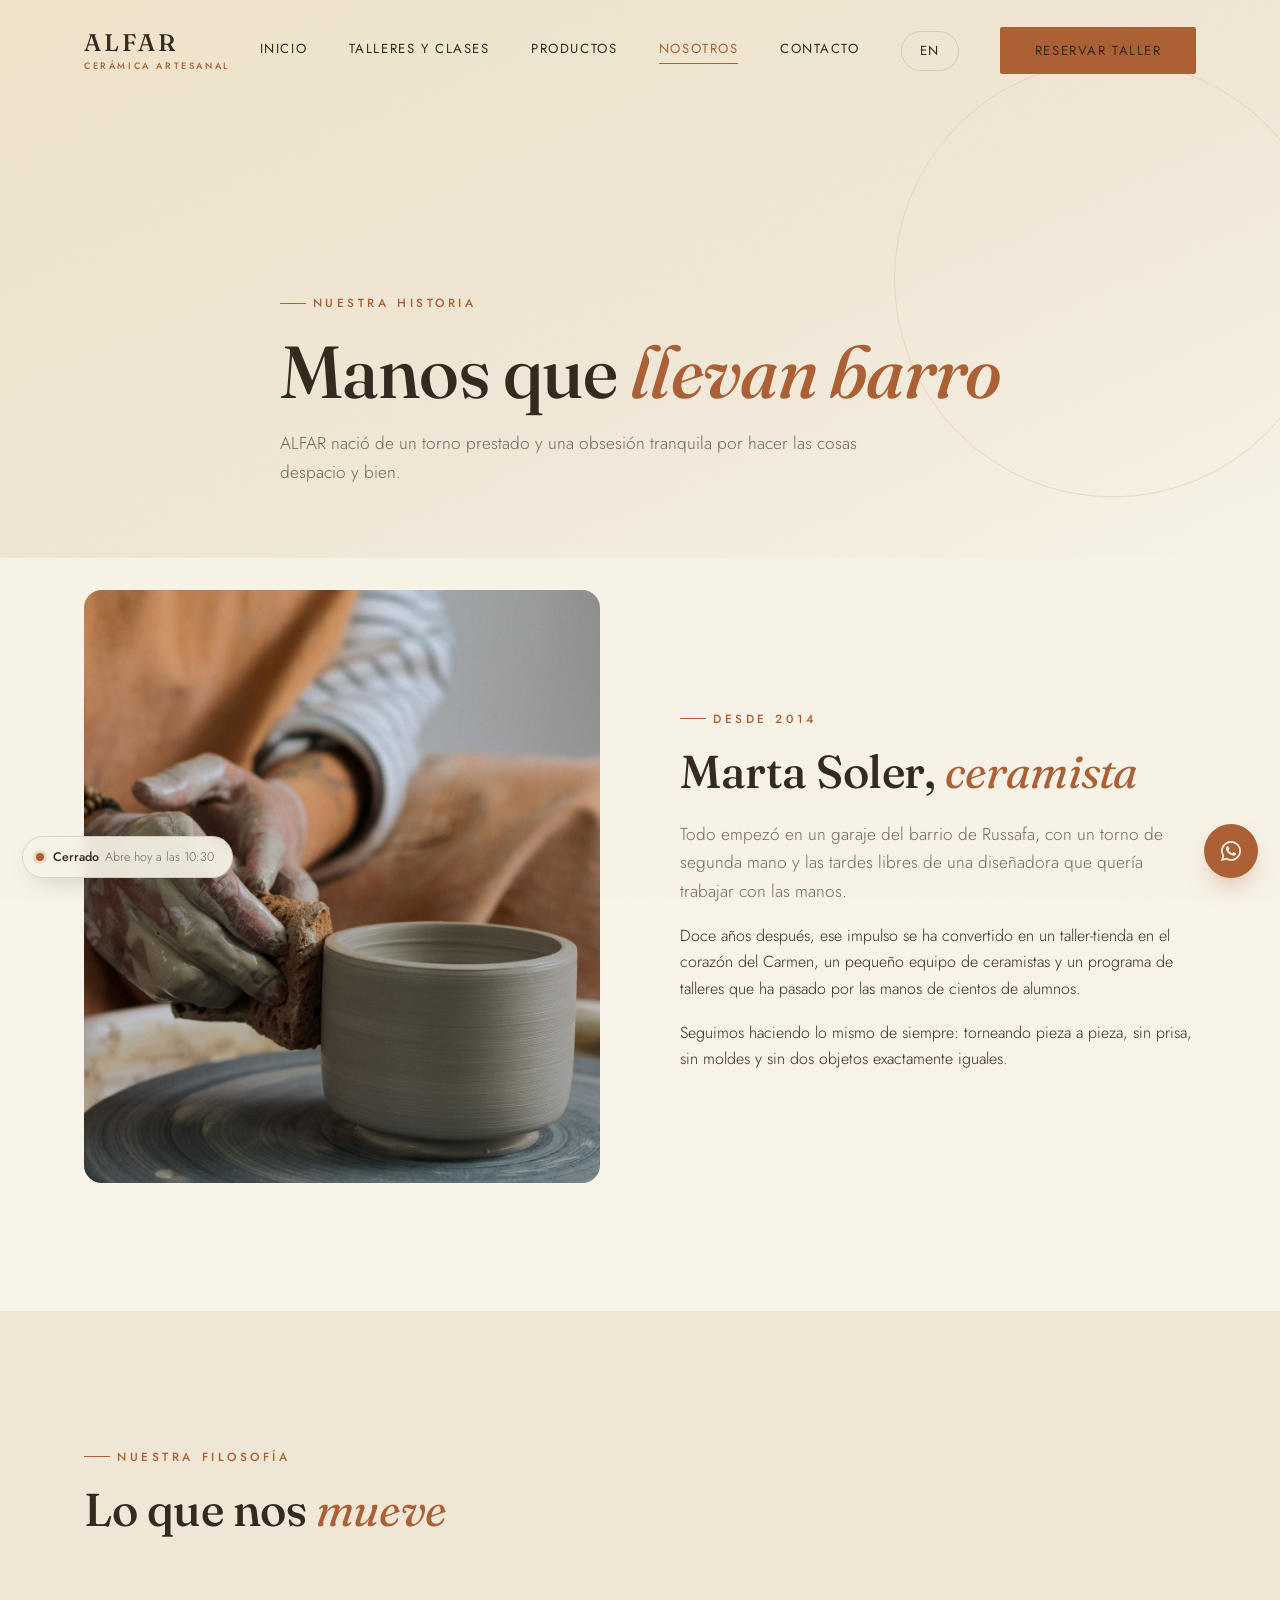
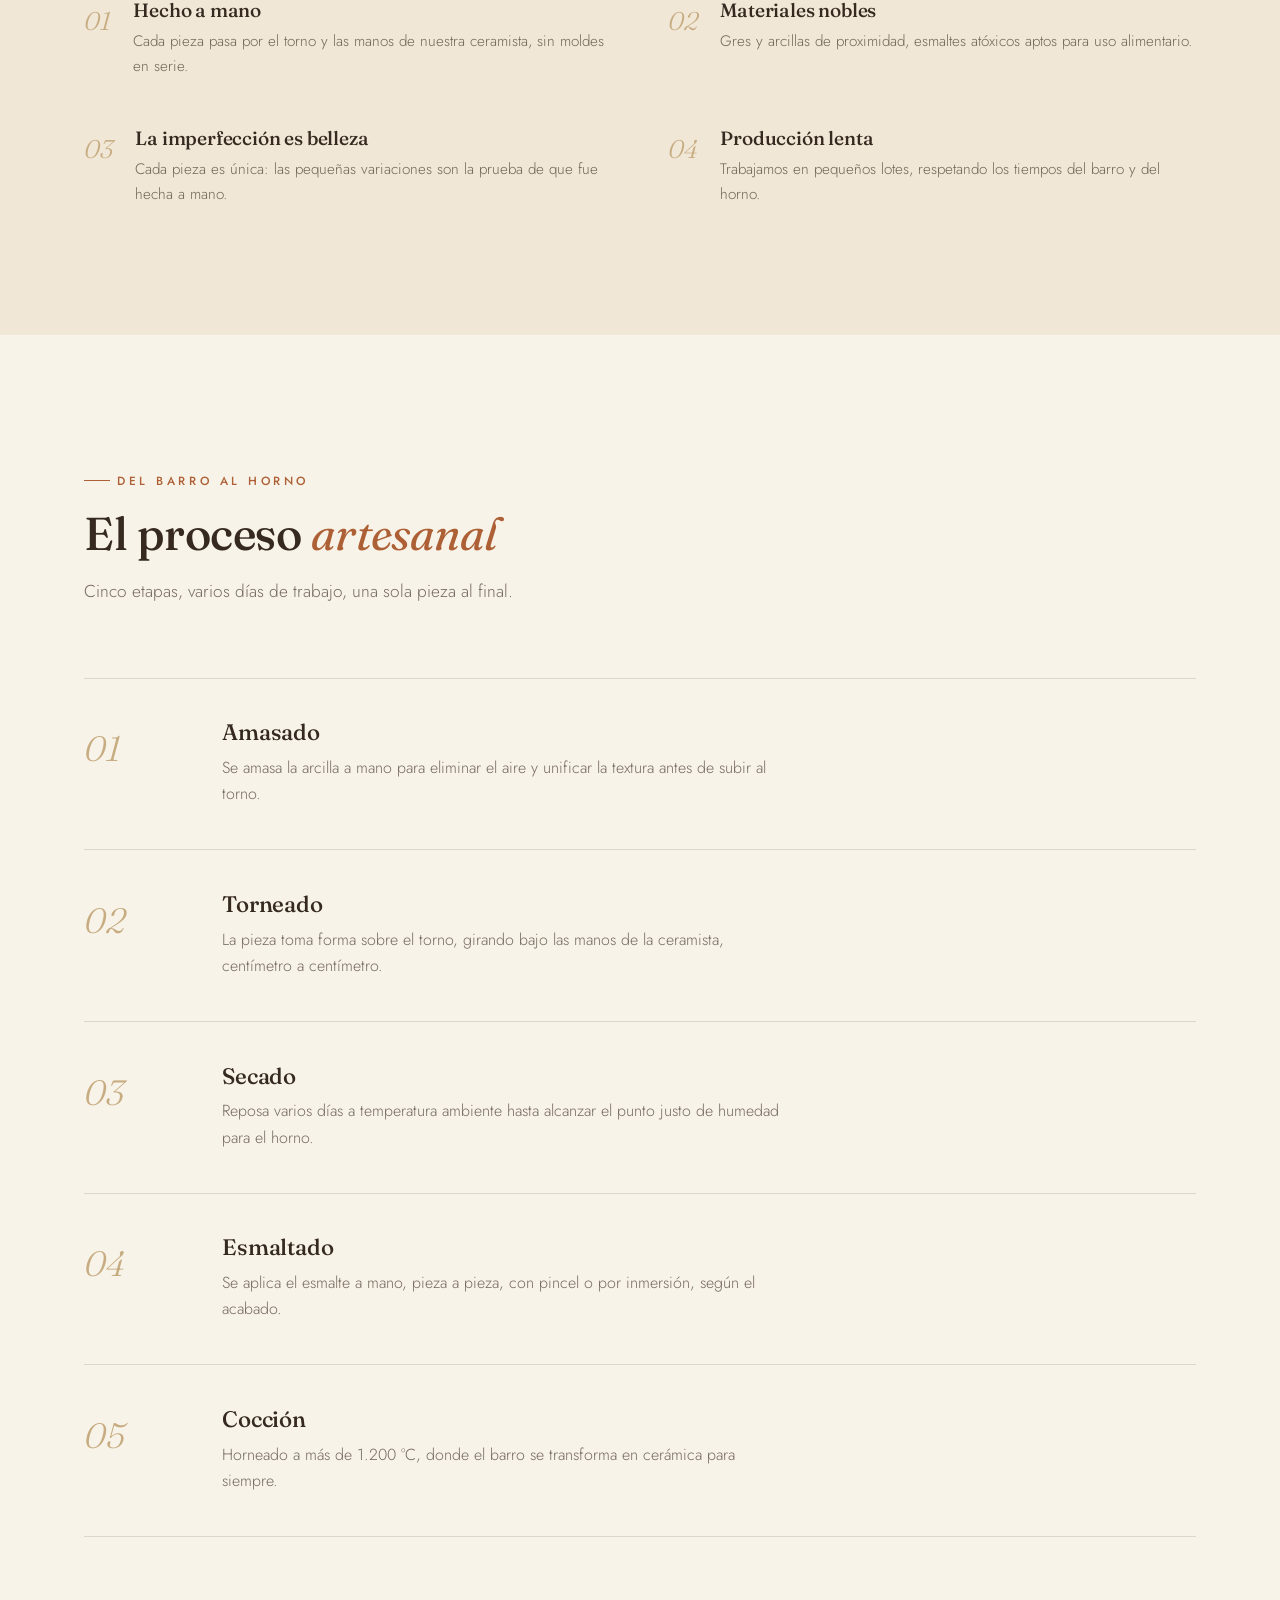
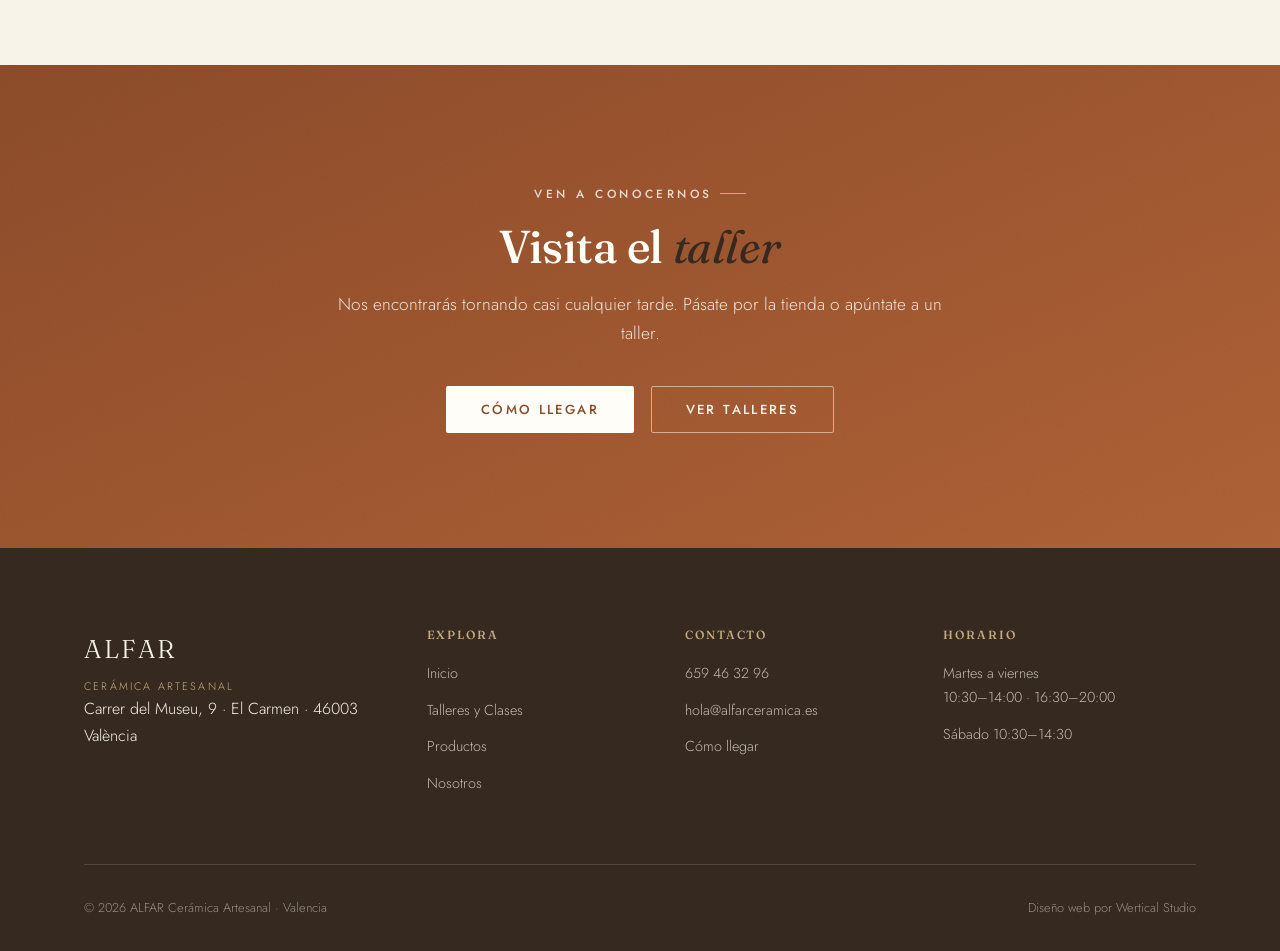
<file: nosotros.html>
<!DOCTYPE html>
<html lang="es">
<head>
<meta charset="UTF-8" />
<meta name="viewport" content="width=device-width, initial-scale=1.0" />
<title>Nosotros — ALFAR Cerámica Artesanal</title>
<meta name="description" content="La historia de ALFAR: taller de cerámica artesanal en Valencia. Nuestra filosofía, materiales y el proceso, paso a paso, detrás de cada pieza." />
<link rel="icon" href="assets/favicon.svg" type="image/svg+xml" />
<link rel="alternate" hreflang="es" href="nosotros.html" />
<link rel="alternate" hreflang="en" href="en/nosotros.html" />
<meta property="og:type" content="website" />
<meta property="og:url" content="https://j-bortserrat.github.io/alfar-ceramica/nosotros.html" />
<meta property="og:title" content="Nosotros — ALFAR Cerámica Artesanal" />
<meta property="og:description" content="La historia de ALFAR: taller de cerámica artesanal en Valencia. Nuestra filosofía, materiales y el proceso, paso a paso, detrás de cada pieza." />
<meta property="og:image" content="https://j-bortserrat.github.io/alfar-ceramica/assets/products/about-ceramista.jpg" />
<meta name="twitter:card" content="summary_large_image" />
<meta name="theme-color" content="#f8f3e8" />
<link rel="preconnect" href="https://fonts.googleapis.com" />
<link rel="preconnect" href="https://fonts.gstatic.com" crossorigin />
<link href="https://fonts.googleapis.com/css2?family=Fraunces:ital,opsz,wght@0,9..144,300;0,9..144,400;0,9..144,500;0,9..144,600;1,9..144,400;1,9..144,500&family=Jost:wght@300;400;500;600&display=swap" rel="stylesheet" />
<link rel="stylesheet" href="assets/styles.css" />
</head>
<body>

<nav id="nav">
  <div class="wrap nav-inner">
    <a href="index.html" class="brand">ALFAR<small>Cerámica Artesanal</small></a>
    <button class="burger" id="burger" aria-label="Abrir menú" aria-expanded="false"><span></span><span></span><span></span></button>
    <div class="nav-links" id="navLinks">
      <a href="index.html">Inicio</a>
      <a href="talleres.html">Talleres y Clases</a>
      <a href="productos.html">Productos</a>
      <a href="nosotros.html" class="active">Nosotros</a>
      <a href="contacto.html">Contacto</a>
      <a href="en/nosotros.html" class="lang-switch">EN</a>
      <a href="contacto.html" class="btn btn-primary">Reservar taller</a>
    </div>
  </div>
</nav>

<header class="page-header">
  <div class="wrap">
    <span class="kicker">Nuestra historia</span>
    <h1>Manos que <em style="font-style:italic;color:var(--terracota)">llevan barro</em></h1>
    <p class="lead">ALFAR nació de un torno prestado y una obsesión tranquila por hacer las cosas despacio y bien.</p>
  </div>
</header>

<section class="section" style="padding-top:2rem">
  <div class="wrap about-split">
    <div class="vessel-frame has-photo reveal-left" style="aspect-ratio:4/4.6">
      <img class="vessel-photo" src="assets/products/about-ceramista.jpg" alt="Manos moldeando una pieza de cerámica en el torno del taller ALFAR" loading="lazy">
    </div>
    <div class="reveal-right">
      <span class="kicker">Desde 2014</span>
      <h2 class="section-title">Marta Soler, <em>ceramista</em></h2>
      <p class="lead">Todo empezó en un garaje del barrio de Russafa, con un torno de segunda mano y las tardes libres de una diseñadora que quería trabajar con las manos.</p>
      <p>Doce años después, ese impulso se ha convertido en un taller-tienda en el corazón del Carmen, un pequeño equipo de ceramistas y un programa de talleres que ha pasado por las manos de cientos de alumnos.</p>
      <p>Seguimos haciendo lo mismo de siempre: torneando pieza a pieza, sin prisa, sin moldes y sin dos objetos exactamente iguales.</p>
    </div>
  </div>
</section>

<section class="section section-alt">
  <div class="wrap">
    <span class="kicker reveal">Nuestra filosofía</span>
    <h2 class="section-title reveal">Lo que nos <em style="font-style:italic;color:var(--terracota)">mueve</em></h2>
    <div class="values-grid">
      <div class="value-item reveal">
        <span class="mark">01</span>
        <div><h3>Hecho a mano</h3><p>Cada pieza pasa por el torno y las manos de nuestra ceramista, sin moldes en serie.</p></div>
      </div>
      <div class="value-item reveal">
        <span class="mark">02</span>
        <div><h3>Materiales nobles</h3><p>Gres y arcillas de proximidad, esmaltes atóxicos aptos para uso alimentario.</p></div>
      </div>
      <div class="value-item reveal">
        <span class="mark">03</span>
        <div><h3>La imperfección es belleza</h3><p>Cada pieza es única: las pequeñas variaciones son la prueba de que fue hecha a mano.</p></div>
      </div>
      <div class="value-item reveal">
        <span class="mark">04</span>
        <div><h3>Producción lenta</h3><p>Trabajamos en pequeños lotes, respetando los tiempos del barro y del horno.</p></div>
      </div>
    </div>
  </div>
</section>

<section class="section">
  <div class="wrap">
    <span class="kicker reveal">Del barro al horno</span>
    <h2 class="section-title reveal">El proceso <em style="font-style:italic;color:var(--terracota)">artesanal</em></h2>
    <p class="lead reveal">Cinco etapas, varios días de trabajo, una sola pieza al final.</p>
    <div class="process-steps">
      <div class="process-step reveal">
        <span class="num">01</span>
        <div><h3>Amasado</h3><p>Se amasa la arcilla a mano para eliminar el aire y unificar la textura antes de subir al torno.</p></div>
      </div>
      <div class="process-step reveal">
        <span class="num">02</span>
        <div><h3>Torneado</h3><p>La pieza toma forma sobre el torno, girando bajo las manos de la ceramista, centímetro a centímetro.</p></div>
      </div>
      <div class="process-step reveal">
        <span class="num">03</span>
        <div><h3>Secado</h3><p>Reposa varios días a temperatura ambiente hasta alcanzar el punto justo de humedad para el horno.</p></div>
      </div>
      <div class="process-step reveal">
        <span class="num">04</span>
        <div><h3>Esmaltado</h3><p>Se aplica el esmalte a mano, pieza a pieza, con pincel o por inmersión, según el acabado.</p></div>
      </div>
      <div class="process-step reveal">
        <span class="num">05</span>
        <div><h3>Cocción</h3><p>Horneado a más de 1.200 °C, donde el barro se transforma en cerámica para siempre.</p></div>
      </div>
    </div>
  </div>
</section>

<section class="cta-band">
  <div class="wrap center">
    <span class="kicker reveal">Ven a conocernos</span>
    <h2 class="section-title reveal">Visita el <em>taller</em></h2>
    <p class="lead reveal">Nos encontrarás tornando casi cualquier tarde. Pásate por la tienda o apúntate a un taller.</p>
    <div class="cta-actions reveal">
      <a href="contacto.html" class="btn" style="background:var(--blanco);color:var(--terracota-oscura)">Cómo llegar</a>
      <a href="talleres.html" class="btn btn-outline-light">Ver talleres</a>
    </div>
  </div>
</section>

<footer>
  <div class="wrap">
    <div class="foot-grid">
      <div>
        <div class="foot-brand">ALFAR<small>Cerámica Artesanal</small></div>
        <p>Carrer del Museu, 9 · El Carmen · 46003 València</p>
      </div>
      <div class="foot-col">
        <h4>Explora</h4>
        <a href="index.html">Inicio</a>
        <a href="talleres.html">Talleres y Clases</a>
        <a href="productos.html">Productos</a>
        <a href="nosotros.html">Nosotros</a>
      </div>
      <div class="foot-col">
        <h4>Contacto</h4>
        <a href="tel:+34659463296">659 46 32 96</a>
        <a href="mailto:hola@alfarceramica.es">hola@alfarceramica.es</a>
        <a href="contacto.html">Cómo llegar</a>
      </div>
      <div class="foot-col">
        <h4>Horario</h4>
        <p>Martes a viernes<br>10:30–14:00 · 16:30–20:00</p>
        <p>Sábado 10:30–14:30</p>
      </div>
    </div>
    <div class="foot-bottom">
      <span>© 2026 ALFAR Cerámica Artesanal · Valencia</span>
      <span>Diseño web por Wertical Studio</span>
    </div>
  </div>
</footer>

<aside id="openStatus" aria-live="polite"><span class="st-dot"></span><span><span class="st-main"></span><span class="st-sub"></span></span></aside>
<a id="waFab" class="wa-fab" href="#" aria-label="WhatsApp">
  <svg viewBox="0 0 24 24" fill="currentColor"><path d="M19.05 4.91A9.82 9.82 0 0 0 12.04 2C6.58 2 2.13 6.45 2.13 11.91c0 1.75.46 3.45 1.32 4.95L2.05 22l5.25-1.38c1.45.79 3.08 1.21 4.74 1.21h.004c5.46 0 9.91-4.45 9.91-9.91 0-2.65-1.03-5.14-2.9-7.01zm-7.01 15.24h-.003a8.24 8.24 0 0 1-4.2-1.15l-.3-.18-3.12.82.83-3.04-.2-.31a8.23 8.23 0 0 1-1.26-4.38c0-4.54 3.7-8.24 8.25-8.24 2.2 0 4.27.86 5.83 2.42a8.18 8.18 0 0 1 2.41 5.83c0 4.54-3.7 8.23-8.24 8.23zm4.52-6.17c-.25-.12-1.47-.72-1.7-.81-.23-.08-.39-.12-.56.13-.17.25-.64.81-.78.97-.14.17-.29.19-.54.06-.25-.12-1.05-.39-2-1.23-.74-.66-1.24-1.47-1.39-1.72-.14-.25-.02-.38.11-.51.11-.11.25-.29.37-.43.12-.14.16-.25.25-.41.08-.17.04-.31-.02-.43-.06-.12-.56-1.34-.76-1.84-.2-.48-.41-.42-.56-.43h-.48c-.17 0-.43.06-.66.31-.23.25-.86.84-.86 2.05s.88 2.38 1 2.55c.12.17 1.73 2.64 4.2 3.7.59.25 1.05.4 1.41.52.59.19 1.13.16 1.55.1.47-.07 1.47-.6 1.68-1.18.21-.58.21-1.08.14-1.18-.06-.1-.23-.16-.48-.28z"/></svg>
</a>

<svg width="0" height="0" style="position:absolute" aria-hidden="true">
  <defs>
    <symbol id="v-vase" viewBox="0 0 200 260">
      <path d="M100,14c-10,0-17,7-16.5,15c0.5,8-6,13-11,23c-11,21-15,45-12,71c3,29,20,53,39.5,59c19.5-6,36.5-30,39.5-59c3-26-1-50-12-71c-5-10-11.5-15-11-23c0.5-8-6-15-16.5-15z"/>
      <ellipse cx="100" cy="118" rx="33" ry="2.6" opacity=".3"/>
      <ellipse cx="100" cy="148" rx="36.5" ry="2.6" opacity=".3"/>
    </symbol>
  </defs>
</svg>

<script src="assets/app.js"></script>
</body>
</html>
</file>
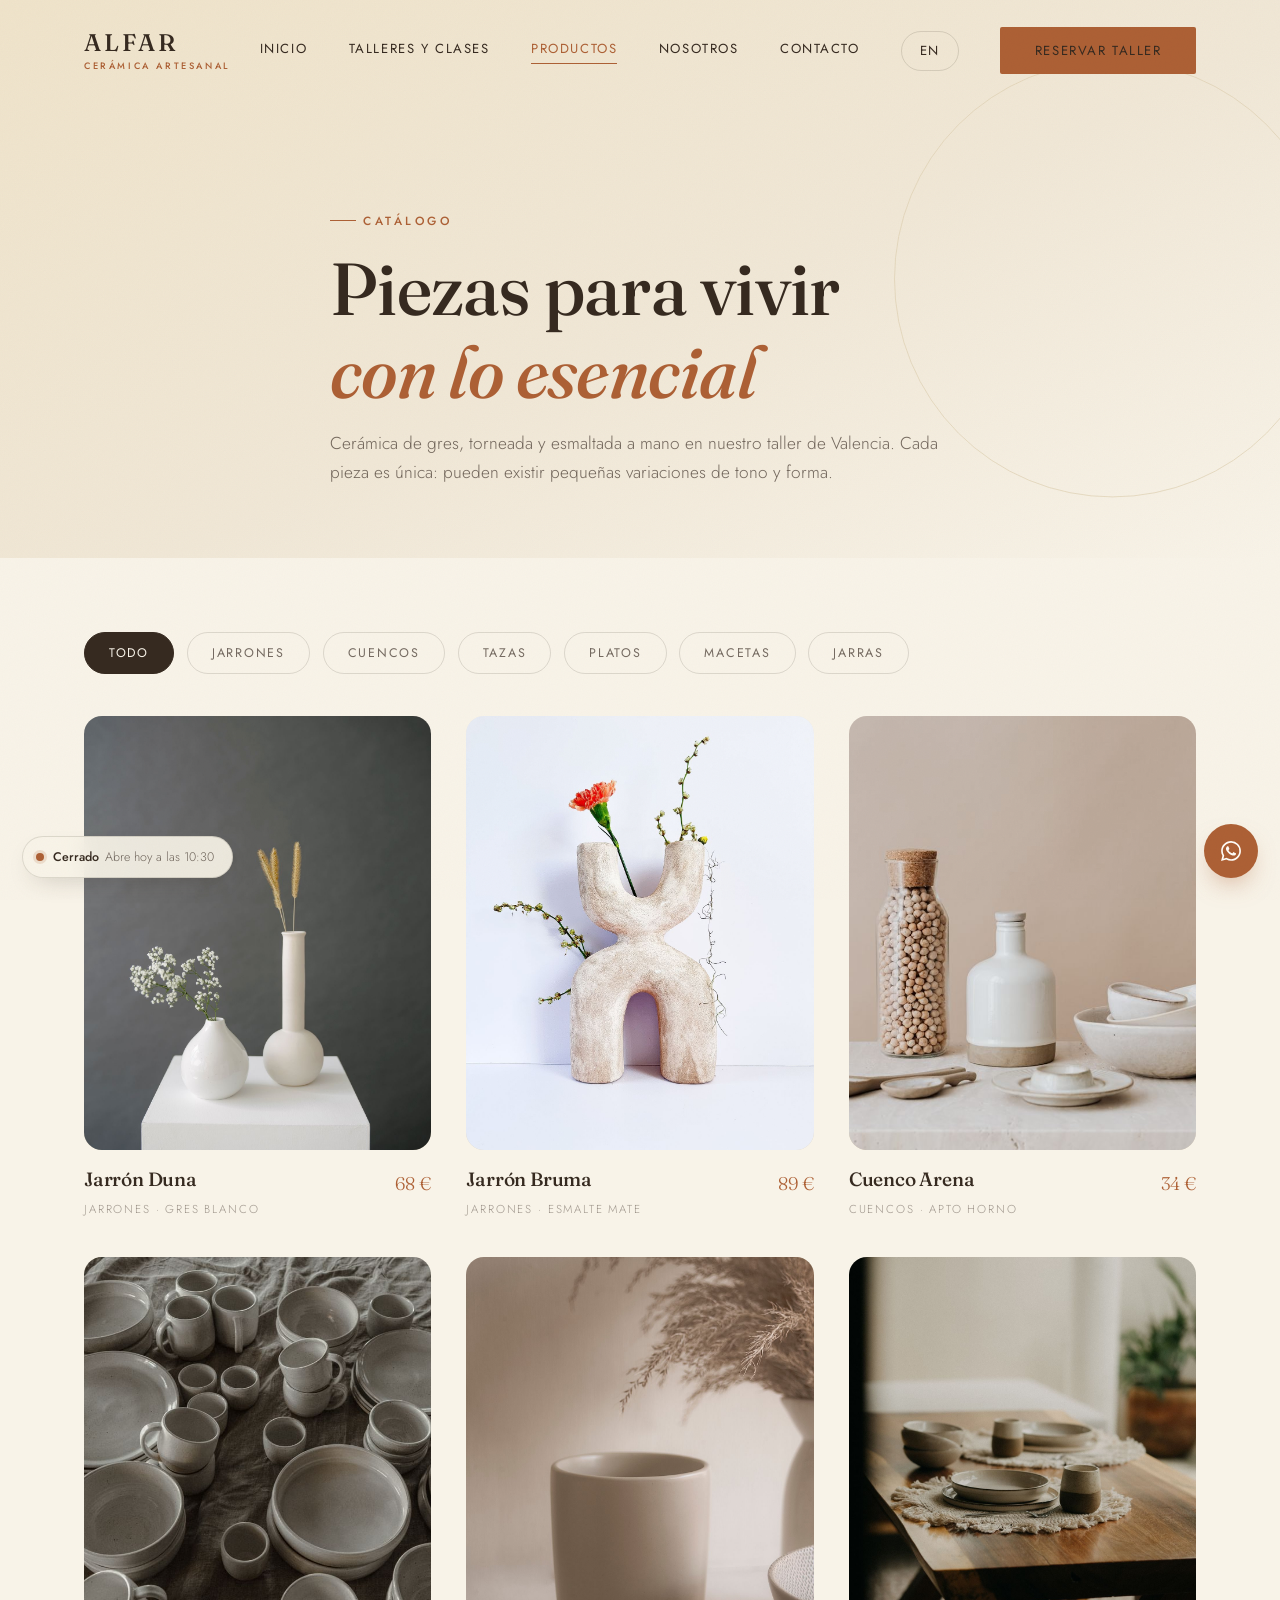
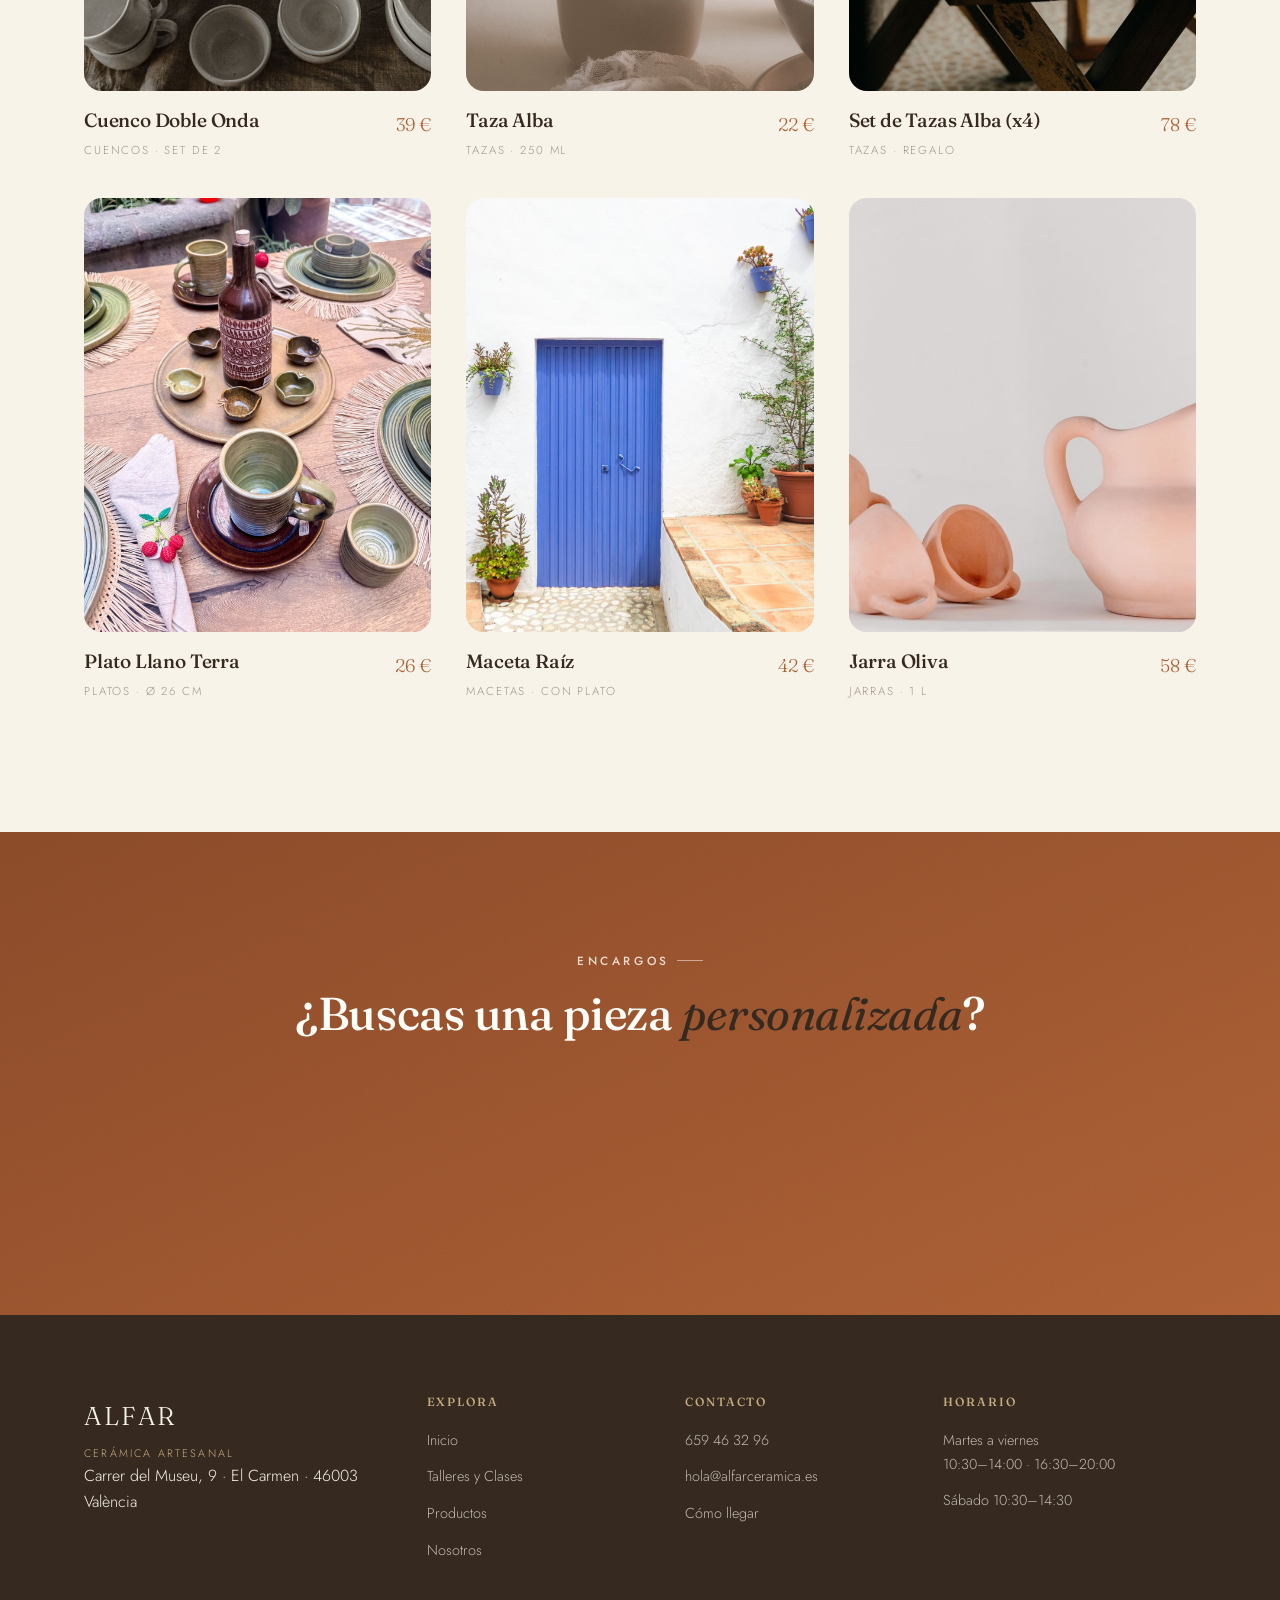
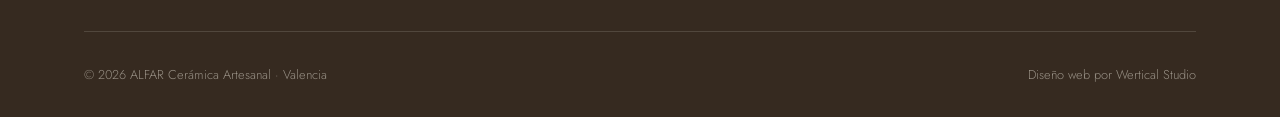
<file: productos.html>
<!DOCTYPE html>
<html lang="es">
<head>
<meta charset="UTF-8" />
<meta name="viewport" content="width=device-width, initial-scale=1.0" />
<title>Productos — ALFAR Cerámica Artesanal</title>
<meta name="description" content="Catálogo de cerámica artesanal ALFAR: jarrones, cuencos, tazas, platos, macetas y jarras torneados y esmaltados a mano en gres." />
<link rel="icon" href="assets/favicon.svg" type="image/svg+xml" />
<link rel="alternate" hreflang="es" href="productos.html" />
<link rel="alternate" hreflang="en" href="en/productos.html" />
<meta property="og:type" content="website" />
<meta property="og:url" content="https://j-bortserrat.github.io/alfar-ceramica/productos.html" />
<meta property="og:title" content="Productos — ALFAR Cerámica Artesanal" />
<meta property="og:description" content="Catálogo de cerámica artesanal ALFAR: jarrones, cuencos, tazas, platos, macetas y jarras torneados y esmaltados a mano en gres." />
<meta property="og:image" content="https://j-bortserrat.github.io/alfar-ceramica/assets/products/vase-duna.jpg" />
<meta name="twitter:card" content="summary_large_image" />
<meta name="theme-color" content="#f8f3e8" />
<link rel="preconnect" href="https://fonts.googleapis.com" />
<link rel="preconnect" href="https://fonts.gstatic.com" crossorigin />
<link href="https://fonts.googleapis.com/css2?family=Fraunces:ital,opsz,wght@0,9..144,300;0,9..144,400;0,9..144,500;0,9..144,600;1,9..144,400;1,9..144,500&family=Jost:wght@300;400;500;600&display=swap" rel="stylesheet" />
<link rel="stylesheet" href="assets/styles.css" />
</head>
<body>

<nav id="nav">
  <div class="wrap nav-inner">
    <a href="index.html" class="brand">ALFAR<small>Cerámica Artesanal</small></a>
    <button class="burger" id="burger" aria-label="Abrir menú" aria-expanded="false"><span></span><span></span><span></span></button>
    <div class="nav-links" id="navLinks">
      <a href="index.html">Inicio</a>
      <a href="talleres.html">Talleres y Clases</a>
      <a href="productos.html" class="active">Productos</a>
      <a href="nosotros.html">Nosotros</a>
      <a href="contacto.html">Contacto</a>
      <a href="en/productos.html" class="lang-switch">EN</a>
      <a href="contacto.html" class="btn btn-primary">Reservar taller</a>
    </div>
  </div>
</nav>

<header class="page-header">
  <div class="wrap">
    <span class="kicker">Catálogo</span>
    <h1>Piezas para vivir<br><em style="font-style:italic;color:var(--terracota)">con lo esencial</em></h1>
    <p class="lead">Cerámica de gres, torneada y esmaltada a mano en nuestro taller de Valencia. Cada pieza es única: pueden existir pequeñas variaciones de tono y forma.</p>
  </div>
</header>

<section class="section" style="padding-top:2rem">
  <div class="wrap">
    <div class="filter-tabs">
      <button class="filter-btn active" data-filter="all">Todo</button>
      <button class="filter-btn" data-filter="jarrones">Jarrones</button>
      <button class="filter-btn" data-filter="cuencos">Cuencos</button>
      <button class="filter-btn" data-filter="tazas">Tazas</button>
      <button class="filter-btn" data-filter="platos">Platos</button>
      <button class="filter-btn" data-filter="macetas">Macetas</button>
      <button class="filter-btn" data-filter="jarras">Jarras</button>
    </div>

    <div class="grid-3" style="margin-top:2.6rem">
      <div class="product-card reveal" data-cat="jarrones">
        <div class="vessel-frame has-photo"><img class="vessel-photo" src="assets/products/vase-duna.jpg" alt="Jarrón Duna, cerámica de gres blanco hecha a mano" loading="lazy"></div>
        <div class="product-info"><div><h3>Jarrón Duna</h3><span class="product-cat">Jarrones · Gres blanco</span></div><span class="product-price">68 €</span></div>
      </div>
      <div class="product-card reveal" data-cat="jarrones">
        <div class="vessel-frame has-photo"><img class="vessel-photo" src="assets/products/vase-bruma.jpg" alt="Jarrón Bruma, cerámica artesanal con esmalte mate" loading="lazy"></div>
        <div class="product-info"><div><h3>Jarrón Bruma</h3><span class="product-cat">Jarrones · Esmalte mate</span></div><span class="product-price">89 €</span></div>
      </div>
      <div class="product-card reveal" data-cat="cuencos">
        <div class="vessel-frame has-photo"><img class="vessel-photo" src="assets/products/bowl-arena.jpg" alt="Cuenco Arena, cerámica artesanal en tono arena" loading="lazy"></div>
        <div class="product-info"><div><h3>Cuenco Arena</h3><span class="product-cat">Cuencos · Apto horno</span></div><span class="product-price">34 €</span></div>
      </div>
      <div class="product-card reveal" data-cat="cuencos">
        <div class="vessel-frame has-photo"><img class="vessel-photo" src="assets/products/bowl-doble-onda.jpg" alt="Cuenco Doble Onda, set de dos cuencos de cerámica" loading="lazy"></div>
        <div class="product-info"><div><h3>Cuenco Doble Onda</h3><span class="product-cat">Cuencos · Set de 2</span></div><span class="product-price">39 €</span></div>
      </div>
      <div class="product-card reveal" data-cat="tazas">
        <div class="vessel-frame has-photo"><img class="vessel-photo" src="assets/products/cup-alba.jpg" alt="Taza Alba, taza de cerámica torneada a mano" loading="lazy"></div>
        <div class="product-info"><div><h3>Taza Alba</h3><span class="product-cat">Tazas · 250 ml</span></div><span class="product-price">22 €</span></div>
      </div>
      <div class="product-card reveal" data-cat="tazas">
        <div class="vessel-frame has-photo"><img class="vessel-photo" src="assets/products/cup-alba-set.jpg" alt="Set de Tazas Alba, cuatro tazas de cerámica artesanal" loading="lazy"></div>
        <div class="product-info"><div><h3>Set de Tazas Alba (x4)</h3><span class="product-cat">Tazas · Regalo</span></div><span class="product-price">78 €</span></div>
      </div>
      <div class="product-card reveal" data-cat="platos">
        <div class="vessel-frame has-photo"><img class="vessel-photo" src="assets/products/plate-terra.jpg" alt="Plato Llano Terra, plato de cerámica en tono tierra" loading="lazy"></div>
        <div class="product-info"><div><h3>Plato Llano Terra</h3><span class="product-cat">Platos · Ø 26 cm</span></div><span class="product-price">26 €</span></div>
      </div>
      <div class="product-card reveal" data-cat="macetas">
        <div class="vessel-frame has-photo"><img class="vessel-photo" src="assets/products/planter-raiz.jpg" alt="Maceta Raíz, maceta de cerámica artesanal con plato" loading="lazy"></div>
        <div class="product-info"><div><h3>Maceta Raíz</h3><span class="product-cat">Macetas · Con plato</span></div><span class="product-price">42 €</span></div>
      </div>
      <div class="product-card reveal" data-cat="jarras">
        <div class="vessel-frame has-photo"><img class="vessel-photo" src="assets/products/pitcher-oliva.jpg" alt="Jarra Oliva, jarra de cerámica artesanal en terracota" loading="lazy"></div>
        <div class="product-info"><div><h3>Jarra Oliva</h3><span class="product-cat">Jarras · 1 L</span></div><span class="product-price">58 €</span></div>
      </div>
    </div>
  </div>
</section>

<section class="cta-band">
  <div class="wrap center">
    <span class="kicker reveal">Encargos</span>
    <h2 class="section-title reveal">¿Buscas una pieza <em>personalizada</em>?</h2>
    <p class="lead reveal">Hacemos vajillas y encargos a medida para hostelería y particulares. Cuéntanos qué necesitas.</p>
    <div class="cta-actions reveal">
      <a href="contacto.html" class="btn" style="background:var(--blanco);color:var(--terracota-oscura)">Hablemos de tu encargo</a>
    </div>
  </div>
</section>

<footer>
  <div class="wrap">
    <div class="foot-grid">
      <div>
        <div class="foot-brand">ALFAR<small>Cerámica Artesanal</small></div>
        <p>Carrer del Museu, 9 · El Carmen · 46003 València</p>
      </div>
      <div class="foot-col">
        <h4>Explora</h4>
        <a href="index.html">Inicio</a>
        <a href="talleres.html">Talleres y Clases</a>
        <a href="productos.html">Productos</a>
        <a href="nosotros.html">Nosotros</a>
      </div>
      <div class="foot-col">
        <h4>Contacto</h4>
        <a href="tel:+34659463296">659 46 32 96</a>
        <a href="mailto:hola@alfarceramica.es">hola@alfarceramica.es</a>
        <a href="contacto.html">Cómo llegar</a>
      </div>
      <div class="foot-col">
        <h4>Horario</h4>
        <p>Martes a viernes<br>10:30–14:00 · 16:30–20:00</p>
        <p>Sábado 10:30–14:30</p>
      </div>
    </div>
    <div class="foot-bottom">
      <span>© 2026 ALFAR Cerámica Artesanal · Valencia</span>
      <span>Diseño web por Wertical Studio</span>
    </div>
  </div>
</footer>

<aside id="openStatus" aria-live="polite"><span class="st-dot"></span><span><span class="st-main"></span><span class="st-sub"></span></span></aside>
<a id="waFab" class="wa-fab" href="#" aria-label="WhatsApp">
  <svg viewBox="0 0 24 24" fill="currentColor"><path d="M19.05 4.91A9.82 9.82 0 0 0 12.04 2C6.58 2 2.13 6.45 2.13 11.91c0 1.75.46 3.45 1.32 4.95L2.05 22l5.25-1.38c1.45.79 3.08 1.21 4.74 1.21h.004c5.46 0 9.91-4.45 9.91-9.91 0-2.65-1.03-5.14-2.9-7.01zm-7.01 15.24h-.003a8.24 8.24 0 0 1-4.2-1.15l-.3-.18-3.12.82.83-3.04-.2-.31a8.23 8.23 0 0 1-1.26-4.38c0-4.54 3.7-8.24 8.25-8.24 2.2 0 4.27.86 5.83 2.42a8.18 8.18 0 0 1 2.41 5.83c0 4.54-3.7 8.23-8.24 8.23zm4.52-6.17c-.25-.12-1.47-.72-1.7-.81-.23-.08-.39-.12-.56.13-.17.25-.64.81-.78.97-.14.17-.29.19-.54.06-.25-.12-1.05-.39-2-1.23-.74-.66-1.24-1.47-1.39-1.72-.14-.25-.02-.38.11-.51.11-.11.25-.29.37-.43.12-.14.16-.25.25-.41.08-.17.04-.31-.02-.43-.06-.12-.56-1.34-.76-1.84-.2-.48-.41-.42-.56-.43h-.48c-.17 0-.43.06-.66.31-.23.25-.86.84-.86 2.05s.88 2.38 1 2.55c.12.17 1.73 2.64 4.2 3.7.59.25 1.05.4 1.41.52.59.19 1.13.16 1.55.1.47-.07 1.47-.6 1.68-1.18.21-.58.21-1.08.14-1.18-.06-.1-.23-.16-.48-.28z"/></svg>
</a>

<svg width="0" height="0" style="position:absolute" aria-hidden="true">
  <defs>
    <symbol id="v-vase" viewBox="0 0 200 260">
      <path d="M100,14c-10,0-17,7-16.5,15c0.5,8-6,13-11,23c-11,21-15,45-12,71c3,29,20,53,39.5,59c19.5-6,36.5-30,39.5-59c3-26-1-50-12-71c-5-10-11.5-15-11-23c0.5-8-6-15-16.5-15z"/>
      <ellipse cx="100" cy="118" rx="33" ry="2.6" opacity=".3"/>
      <ellipse cx="100" cy="148" rx="36.5" ry="2.6" opacity=".3"/>
    </symbol>
    <symbol id="v-bowl" viewBox="0 0 200 260">
      <path d="M32,96c0-19,29-33,68-33c39,0,68,14,68,33l-7,58c-4,27-30,44-61,44c-31,0-57-17-61-44z"/>
      <ellipse cx="100" cy="95" rx="68" ry="15"/>
    </symbol>
    <symbol id="v-cup" viewBox="0 0 200 260">
      <path d="M63,70h74l-8,116c-2,15-56,15-58,0z"/>
      <ellipse cx="100" cy="70" rx="37" ry="8.5"/>
      <path d="M136,96c30-4,45,20,31,42c-10,16-28,20-41,18" fill="none" stroke="currentColor" stroke-width="9" stroke-linecap="round"/>
    </symbol>
    <symbol id="v-plate" viewBox="0 0 200 260">
      <ellipse cx="100" cy="140" rx="86" ry="27"/>
      <ellipse cx="100" cy="138" rx="55" ry="15" opacity=".38"/>
    </symbol>
    <symbol id="v-planter" viewBox="0 0 200 260">
      <path d="M46,58h108l-15,123c-1,10-77,10-78,0z"/>
      <ellipse cx="100" cy="58" rx="54" ry="11"/>
      <ellipse cx="100" cy="76" rx="40" ry="4" opacity=".25"/>
    </symbol>
    <symbol id="v-pitcher" viewBox="0 0 200 260">
      <path d="M97,14c-9,0-15,7-14,15c1,8-5,13-10,22c-10,20-13,42-10,66c3,27,17,49,32,56c1-10,7-15,17-15c9,0,13,5,12,13c15-9,25-30,27-54c3-24,0-46-10-66c-5-9-11-14-10-22c1-8-5-15-14-15c-4-4-7-6-10-6c-3,0-6,2-10,6z"/>
      <path d="M57,120c-23,4-33,26-21,44c8,12,22,16,32,14" fill="none" stroke="currentColor" stroke-width="8" stroke-linecap="round"/>
    </symbol>
  </defs>
</svg>

<script src="assets/app.js"></script>
</body>
</html>
</file>
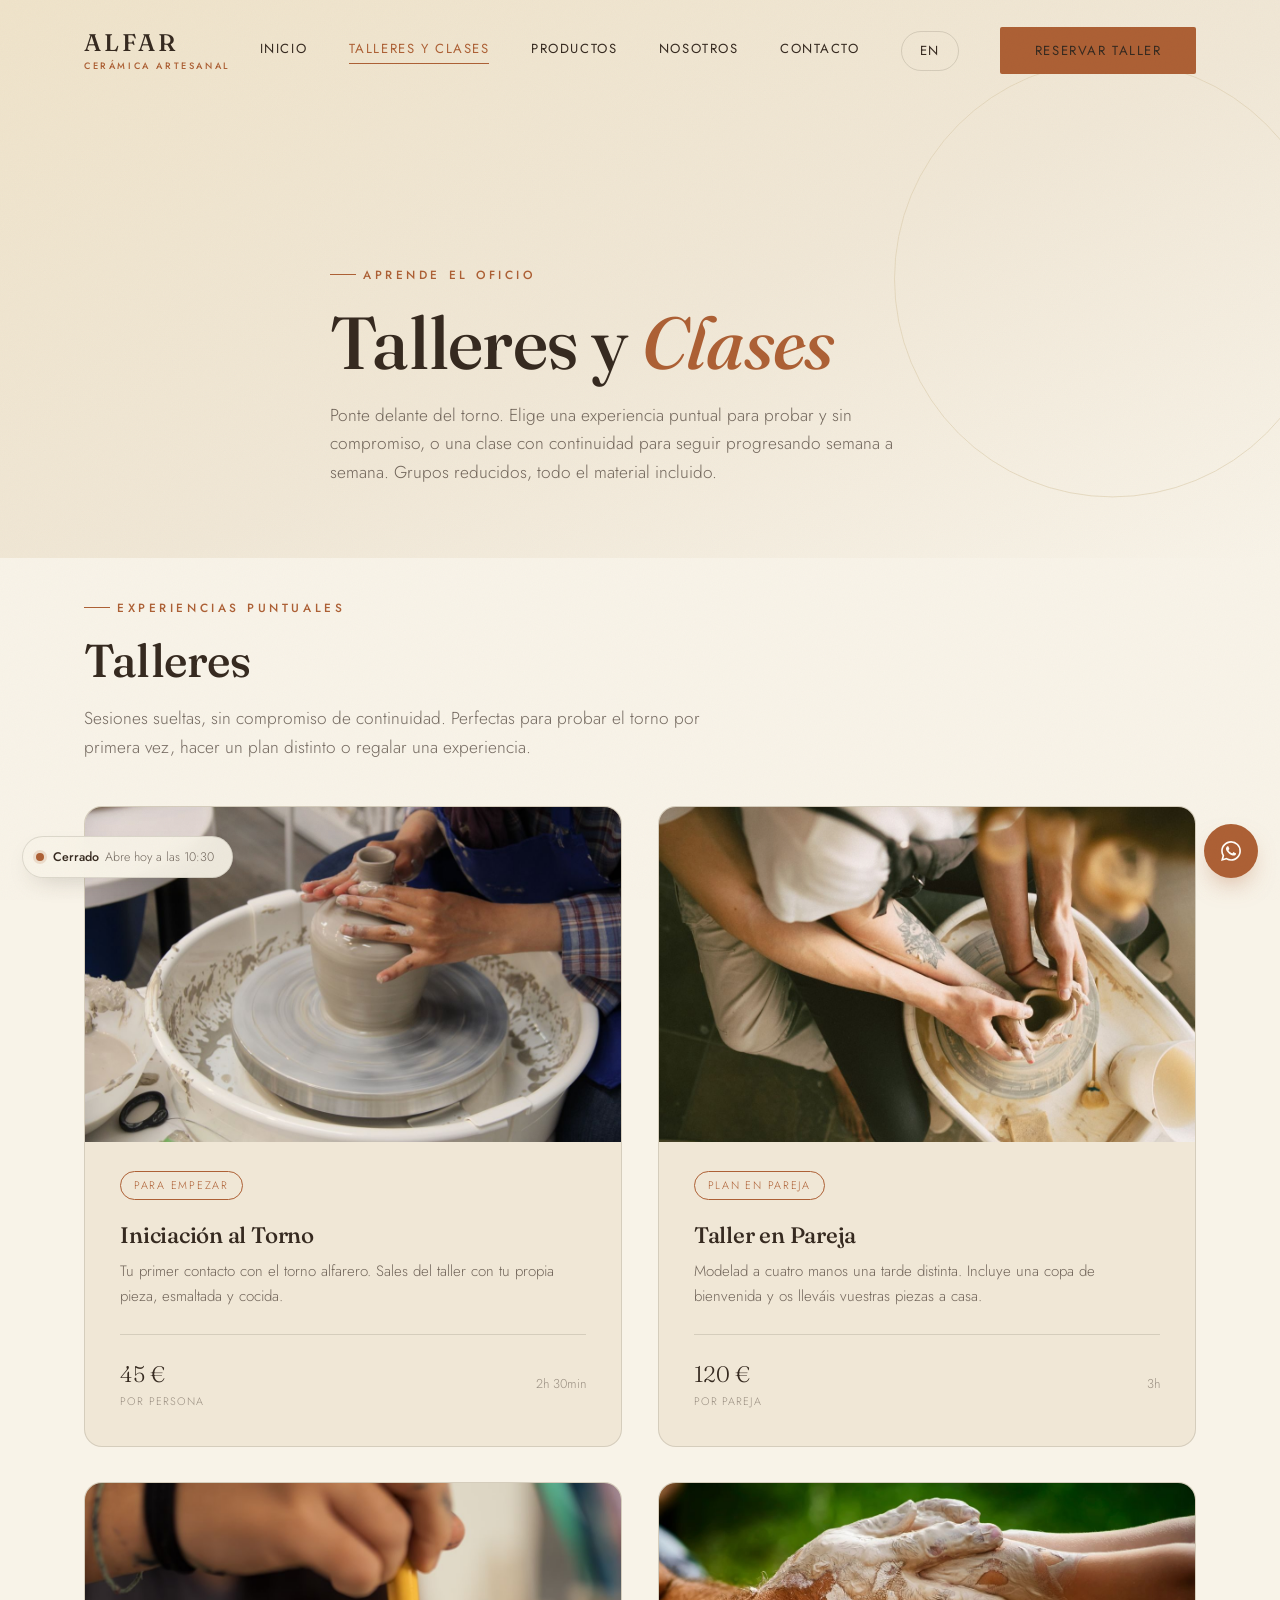
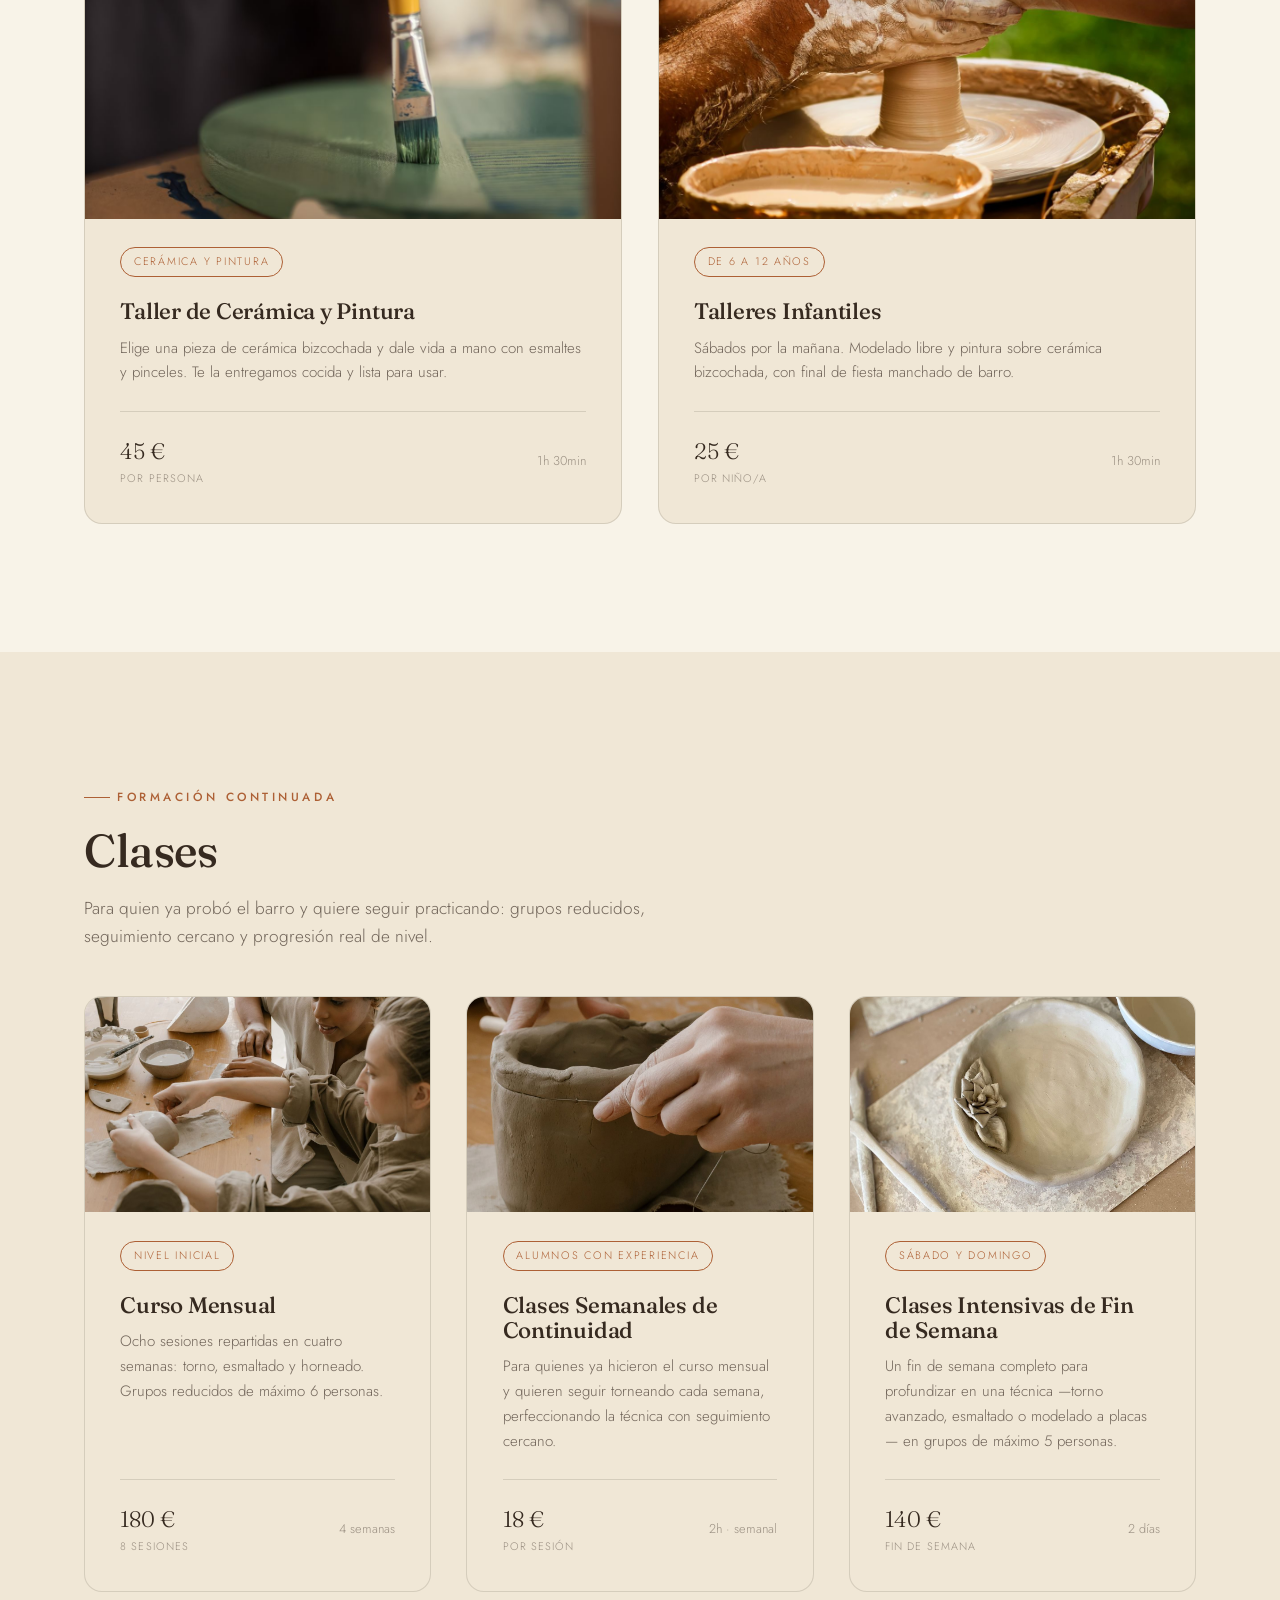
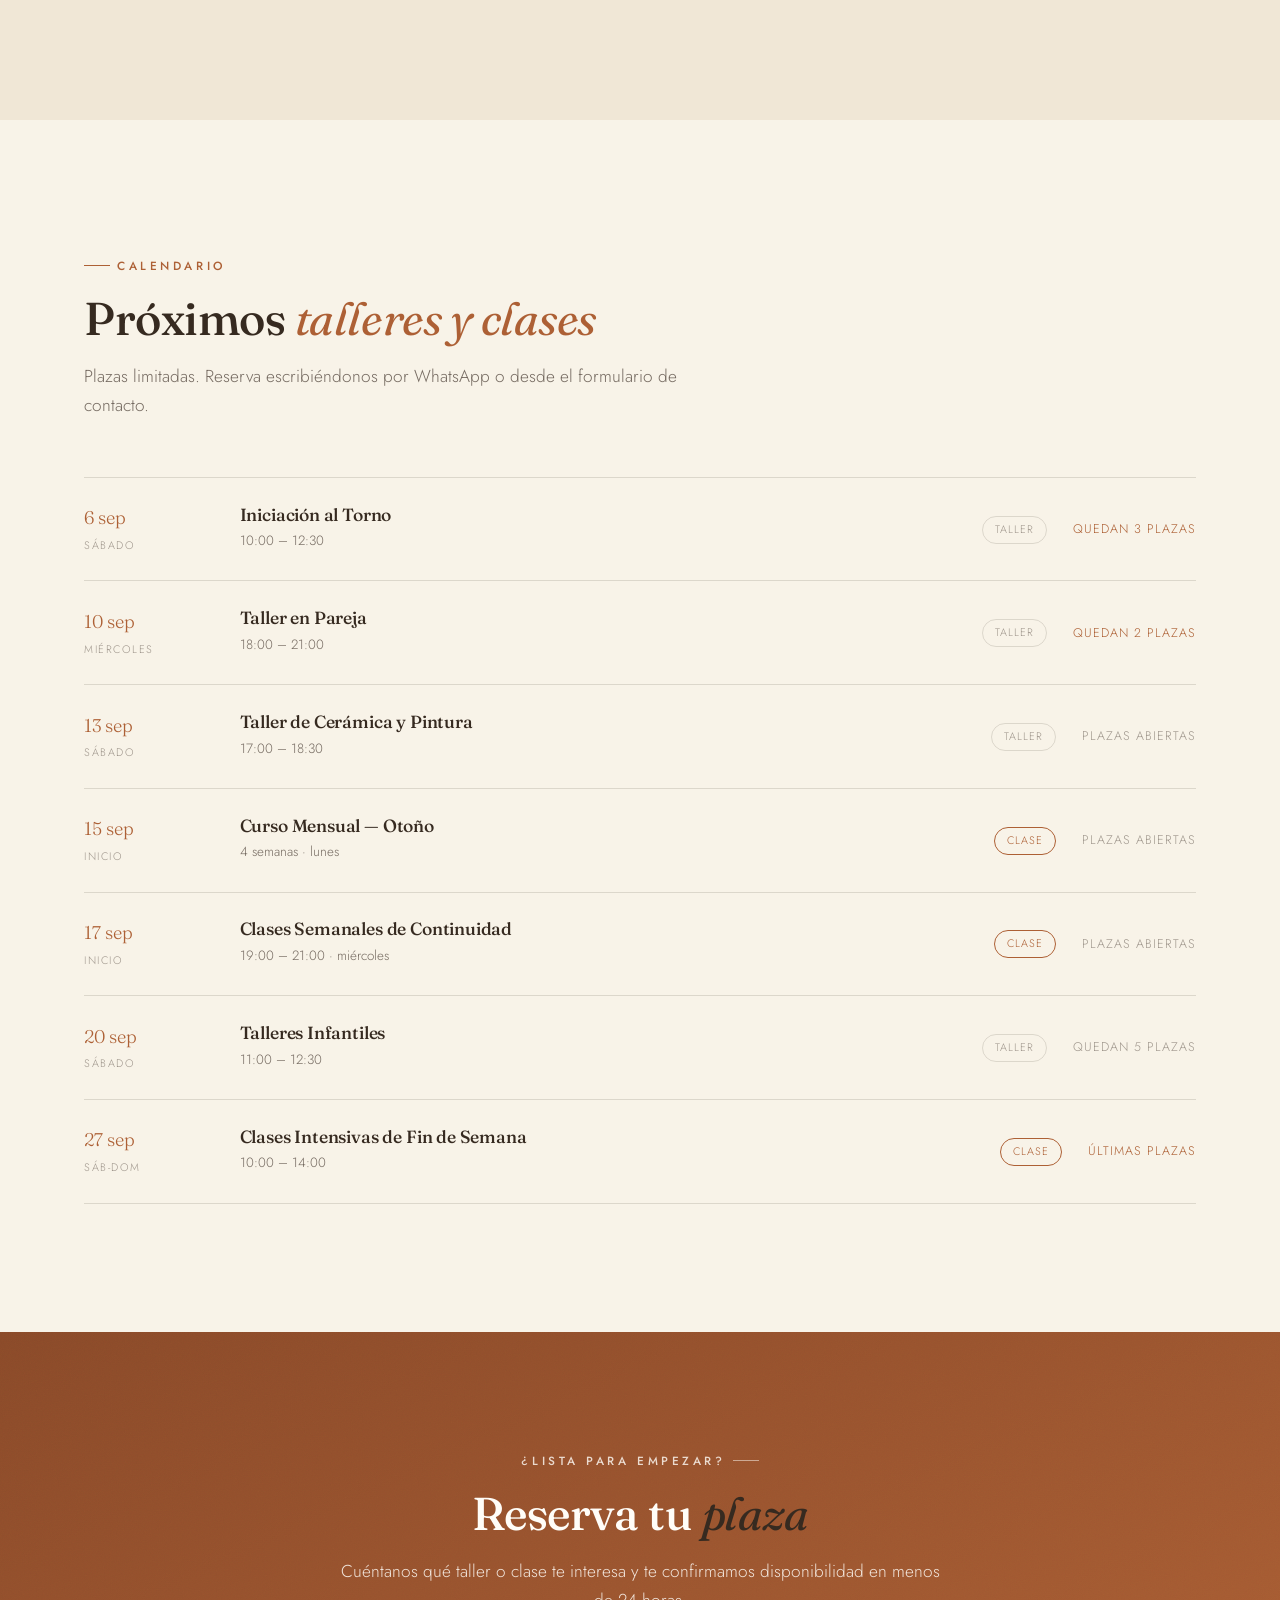
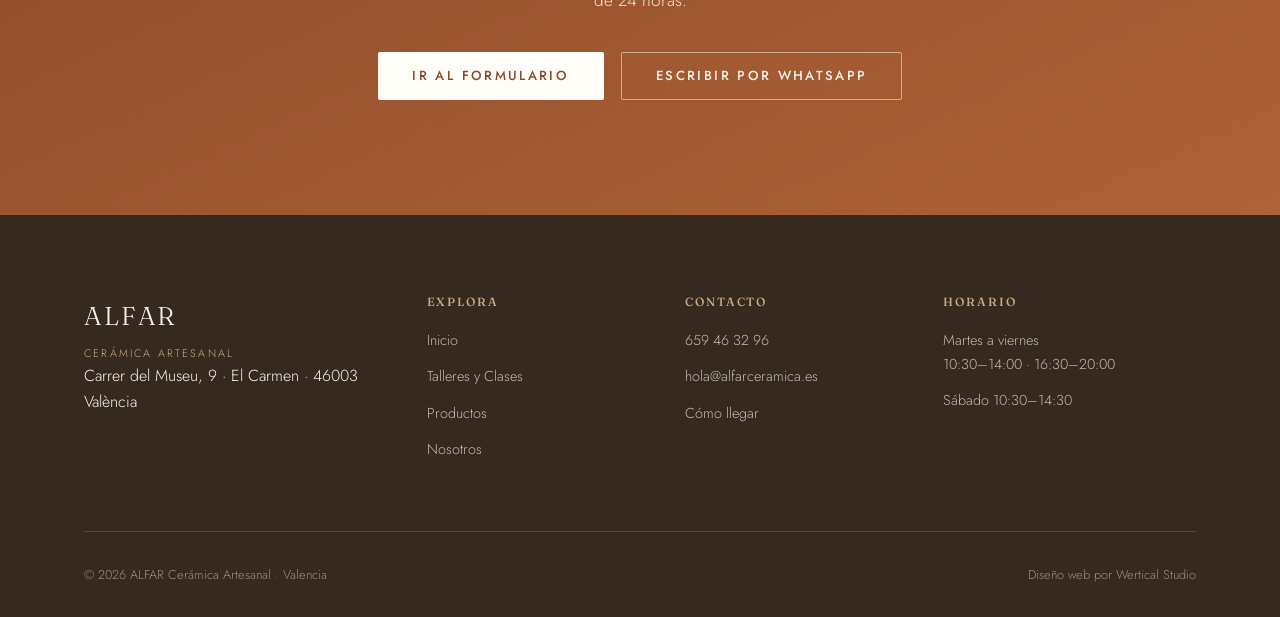
<file: talleres.html>
<!DOCTYPE html>
<html lang="es">
<head>
<meta charset="UTF-8" />
<meta name="viewport" content="width=device-width, initial-scale=1.0" />
<title>Talleres y Clases — ALFAR Cerámica Artesanal</title>
<meta name="description" content="Talleres puntuales y clases con continuidad de cerámica en Valencia: iniciación al torno, taller en pareja, cerámica y pintura, talleres infantiles, curso mensual, clases semanales e intensivos de fin de semana. Reserva tu plaza en ALFAR." />
<link rel="icon" href="assets/favicon.svg" type="image/svg+xml" />
<link rel="alternate" hreflang="es" href="talleres.html" />
<link rel="alternate" hreflang="en" href="en/talleres.html" />
<meta property="og:type" content="website" />
<meta property="og:url" content="https://j-bortserrat.github.io/alfar-ceramica/talleres.html" />
<meta property="og:title" content="Talleres y Clases — ALFAR Cerámica Artesanal" />
<meta property="og:description" content="Talleres puntuales y clases con continuidad de cerámica en Valencia: iniciación al torno, taller en pareja, cerámica y pintura, talleres infantiles, curso mensual, clases semanales e intensivos de fin de semana. Reserva tu plaza en ALFAR." />
<meta property="og:image" content="https://j-bortserrat.github.io/alfar-ceramica/assets/workshops/torno-iniciacion.jpg" />
<meta name="twitter:card" content="summary_large_image" />
<meta name="theme-color" content="#f8f3e8" />
<link rel="preconnect" href="https://fonts.googleapis.com" />
<link rel="preconnect" href="https://fonts.gstatic.com" crossorigin />
<link href="https://fonts.googleapis.com/css2?family=Fraunces:ital,opsz,wght@0,9..144,300;0,9..144,400;0,9..144,500;0,9..144,600;1,9..144,400;1,9..144,500&family=Jost:wght@300;400;500;600&display=swap" rel="stylesheet" />
<link rel="stylesheet" href="assets/styles.css" />
</head>
<body>

<nav id="nav">
  <div class="wrap nav-inner">
    <a href="index.html" class="brand">ALFAR<small>Cerámica Artesanal</small></a>
    <button class="burger" id="burger" aria-label="Abrir menú" aria-expanded="false"><span></span><span></span><span></span></button>
    <div class="nav-links" id="navLinks">
      <a href="index.html">Inicio</a>
      <a href="talleres.html" class="active">Talleres y Clases</a>
      <a href="productos.html">Productos</a>
      <a href="nosotros.html">Nosotros</a>
      <a href="contacto.html">Contacto</a>
      <a href="en/talleres.html" class="lang-switch">EN</a>
      <a href="contacto.html" class="btn btn-primary">Reservar taller</a>
    </div>
  </div>
</nav>

<header class="page-header">
  <div class="wrap">
    <span class="kicker">Aprende el oficio</span>
    <h1>Talleres y <em style="font-style:italic;color:var(--terracota)">Clases</em></h1>
    <p class="lead">Ponte delante del torno. Elige una experiencia puntual para probar y sin compromiso, o una clase con continuidad para seguir progresando semana a semana. Grupos reducidos, todo el material incluido.</p>
  </div>
</header>

<section class="section" style="padding-top:2rem">
  <div class="wrap">
    <span class="kicker reveal">Experiencias puntuales</span>
    <h2 class="section-title reveal">Talleres</h2>
    <p class="lead reveal">Sesiones sueltas, sin compromiso de continuidad. Perfectas para probar el torno por primera vez, hacer un plan distinto o regalar una experiencia.</p>
    <div class="workshop-grid" style="margin-top:2.8rem">
      <div class="workshop-card reveal">
        <div class="workshop-photo"><img src="assets/workshops/torno-iniciacion.jpg" alt="Iniciación al Torno, primer contacto con el torno alfarero" loading="lazy"></div>
        <div class="workshop-body">
          <span class="tag">Para empezar</span>
          <h3>Iniciación al Torno</h3>
          <p>Tu primer contacto con el torno alfarero. Sales del taller con tu propia pieza, esmaltada y cocida.</p>
          <div class="workshop-meta">
            <div><span class="workshop-price">45 €<small>por persona</small></span></div>
            <span class="workshop-duration">2h 30min</span>
          </div>
        </div>
      </div>
      <div class="workshop-card reveal">
        <div class="workshop-photo"><img src="assets/workshops/taller-pareja.jpg" alt="Taller en Pareja, modelando a cuatro manos en el torno" loading="lazy"></div>
        <div class="workshop-body">
          <span class="tag">Plan en pareja</span>
          <h3>Taller en Pareja</h3>
          <p>Modelad a cuatro manos una tarde distinta. Incluye una copa de bienvenida y os lleváis vuestras piezas a casa.</p>
          <div class="workshop-meta">
            <div><span class="workshop-price">120 €<small>por pareja</small></span></div>
            <span class="workshop-duration">3h</span>
          </div>
        </div>
      </div>
      <div class="workshop-card reveal">
        <div class="workshop-photo"><img src="assets/workshops/ceramica-pintura.jpg" alt="Taller de Cerámica y Pintura, decorando una pieza a mano con esmaltes" loading="lazy"></div>
        <div class="workshop-body">
          <span class="tag">Cerámica y pintura</span>
          <h3>Taller de Cerámica y Pintura</h3>
          <p>Elige una pieza de cerámica bizcochada y dale vida a mano con esmaltes y pinceles. Te la entregamos cocida y lista para usar.</p>
          <div class="workshop-meta">
            <div><span class="workshop-price">45 €<small>por persona</small></span></div>
            <span class="workshop-duration">1h 30min</span>
          </div>
        </div>
      </div>
      <div class="workshop-card reveal">
        <div class="workshop-photo"><img src="assets/workshops/taller-infantil.jpg" alt="Talleres Infantiles, niño moldeando barro en el torno con ayuda" loading="lazy"></div>
        <div class="workshop-body">
          <span class="tag">De 6 a 12 años</span>
          <h3>Talleres Infantiles</h3>
          <p>Sábados por la mañana. Modelado libre y pintura sobre cerámica bizcochada, con final de fiesta manchado de barro.</p>
          <div class="workshop-meta">
            <div><span class="workshop-price">25 €<small>por niño/a</small></span></div>
            <span class="workshop-duration">1h 30min</span>
          </div>
        </div>
      </div>
    </div>
  </div>
</section>

<section class="section section-alt">
  <div class="wrap">
    <span class="kicker reveal">Formación continuada</span>
    <h2 class="section-title reveal">Clases</h2>
    <p class="lead reveal">Para quien ya probó el barro y quiere seguir practicando: grupos reducidos, seguimiento cercano y progresión real de nivel.</p>
    <div class="workshop-grid cols-3" style="margin-top:2.8rem">
      <div class="workshop-card reveal">
        <div class="workshop-photo"><img src="assets/workshops/curso-mensual.jpg" alt="Curso Mensual, grupo reducido modelando cerámica a mano" loading="lazy"></div>
        <div class="workshop-body">
          <span class="tag">Nivel inicial</span>
          <h3>Curso Mensual</h3>
          <p>Ocho sesiones repartidas en cuatro semanas: torno, esmaltado y horneado. Grupos reducidos de máximo 6 personas.</p>
          <div class="workshop-meta">
            <div><span class="workshop-price">180 €<small>8 sesiones</small></span></div>
            <span class="workshop-duration">4 semanas</span>
          </div>
        </div>
      </div>
      <div class="workshop-card reveal">
        <div class="workshop-photo"><img src="assets/workshops/clases-semanales.jpg" alt="Clases Semanales de Continuidad, alumna perfeccionando una pieza" loading="lazy"></div>
        <div class="workshop-body">
          <span class="tag">Alumnos con experiencia</span>
          <h3>Clases Semanales de Continuidad</h3>
          <p>Para quienes ya hicieron el curso mensual y quieren seguir torneando cada semana, perfeccionando la técnica con seguimiento cercano.</p>
          <div class="workshop-meta">
            <div><span class="workshop-price">18 €<small>por sesión</small></span></div>
            <span class="workshop-duration">2h · semanal</span>
          </div>
        </div>
      </div>
      <div class="workshop-card reveal">
        <div class="workshop-photo"><img src="assets/workshops/clases-intensivas.jpg" alt="Clases Intensivas de Fin de Semana, grupo modelando placas de cerámica" loading="lazy"></div>
        <div class="workshop-body">
          <span class="tag">Sábado y domingo</span>
          <h3>Clases Intensivas de Fin de Semana</h3>
          <p>Un fin de semana completo para profundizar en una técnica —torno avanzado, esmaltado o modelado a placas— en grupos de máximo 5 personas.</p>
          <div class="workshop-meta">
            <div><span class="workshop-price">140 €<small>fin de semana</small></span></div>
            <span class="workshop-duration">2 días</span>
          </div>
        </div>
      </div>
    </div>
  </div>
</section>

<section class="section">
  <div class="wrap">
    <span class="kicker reveal">Calendario</span>
    <h2 class="section-title reveal">Próximos <em style="font-style:italic;color:var(--terracota)">talleres y clases</em></h2>
    <p class="lead reveal">Plazas limitadas. Reserva escribiéndonos por WhatsApp o desde el formulario de contacto.</p>

    <div class="schedule-list">
      <div class="schedule-item reveal">
        <div class="schedule-date">6 sep<small>Sábado</small></div>
        <div class="schedule-info"><h4>Iniciación al Torno</h4><span>10:00 – 12:30</span></div>
        <div><span class="schedule-type">Taller</span></div>
        <div class="schedule-spots low">Quedan 3 plazas</div>
      </div>
      <div class="schedule-item reveal">
        <div class="schedule-date">10 sep<small>Miércoles</small></div>
        <div class="schedule-info"><h4>Taller en Pareja</h4><span>18:00 – 21:00</span></div>
        <div><span class="schedule-type">Taller</span></div>
        <div class="schedule-spots low">Quedan 2 plazas</div>
      </div>
      <div class="schedule-item reveal">
        <div class="schedule-date">13 sep<small>Sábado</small></div>
        <div class="schedule-info"><h4>Taller de Cerámica y Pintura</h4><span>17:00 – 18:30</span></div>
        <div><span class="schedule-type">Taller</span></div>
        <div class="schedule-spots">Plazas abiertas</div>
      </div>
      <div class="schedule-item reveal">
        <div class="schedule-date">15 sep<small>Inicio</small></div>
        <div class="schedule-info"><h4>Curso Mensual — Otoño</h4><span>4 semanas · lunes</span></div>
        <div><span class="schedule-type is-clase">Clase</span></div>
        <div class="schedule-spots">Plazas abiertas</div>
      </div>
      <div class="schedule-item reveal">
        <div class="schedule-date">17 sep<small>Inicio</small></div>
        <div class="schedule-info"><h4>Clases Semanales de Continuidad</h4><span>19:00 – 21:00 · miércoles</span></div>
        <div><span class="schedule-type is-clase">Clase</span></div>
        <div class="schedule-spots">Plazas abiertas</div>
      </div>
      <div class="schedule-item reveal">
        <div class="schedule-date">20 sep<small>Sábado</small></div>
        <div class="schedule-info"><h4>Talleres Infantiles</h4><span>11:00 – 12:30</span></div>
        <div><span class="schedule-type">Taller</span></div>
        <div class="schedule-spots">Quedan 5 plazas</div>
      </div>
      <div class="schedule-item reveal">
        <div class="schedule-date">27 sep<small>Sáb-Dom</small></div>
        <div class="schedule-info"><h4>Clases Intensivas de Fin de Semana</h4><span>10:00 – 14:00</span></div>
        <div><span class="schedule-type is-clase">Clase</span></div>
        <div class="schedule-spots low">Últimas plazas</div>
      </div>
    </div>
  </div>
</section>

<section class="cta-band">
  <div class="wrap center">
    <span class="kicker reveal">¿Lista para empezar?</span>
    <h2 class="section-title reveal">Reserva tu <em>plaza</em></h2>
    <p class="lead reveal">Cuéntanos qué taller o clase te interesa y te confirmamos disponibilidad en menos de 24 horas.</p>
    <div class="cta-actions reveal">
      <a href="contacto.html" class="btn" style="background:var(--blanco);color:var(--terracota-oscura)">Ir al formulario</a>
      <a id="ctaWa" href="#" class="btn btn-outline-light" target="_blank" rel="noopener">Escribir por WhatsApp</a>
    </div>
  </div>
</section>

<footer>
  <div class="wrap">
    <div class="foot-grid">
      <div>
        <div class="foot-brand">ALFAR<small>Cerámica Artesanal</small></div>
        <p>Carrer del Museu, 9 · El Carmen · 46003 València</p>
      </div>
      <div class="foot-col">
        <h4>Explora</h4>
        <a href="index.html">Inicio</a>
        <a href="talleres.html">Talleres y Clases</a>
        <a href="productos.html">Productos</a>
        <a href="nosotros.html">Nosotros</a>
      </div>
      <div class="foot-col">
        <h4>Contacto</h4>
        <a href="tel:+34659463296">659 46 32 96</a>
        <a href="mailto:hola@alfarceramica.es">hola@alfarceramica.es</a>
        <a href="contacto.html">Cómo llegar</a>
      </div>
      <div class="foot-col">
        <h4>Horario</h4>
        <p>Martes a viernes<br>10:30–14:00 · 16:30–20:00</p>
        <p>Sábado 10:30–14:30</p>
      </div>
    </div>
    <div class="foot-bottom">
      <span>© 2026 ALFAR Cerámica Artesanal · Valencia</span>
      <span>Diseño web por Wertical Studio</span>
    </div>
  </div>
</footer>

<aside id="openStatus" aria-live="polite"><span class="st-dot"></span><span><span class="st-main"></span><span class="st-sub"></span></span></aside>
<a id="waFab" class="wa-fab" href="#" aria-label="WhatsApp">
  <svg viewBox="0 0 24 24" fill="currentColor"><path d="M19.05 4.91A9.82 9.82 0 0 0 12.04 2C6.58 2 2.13 6.45 2.13 11.91c0 1.75.46 3.45 1.32 4.95L2.05 22l5.25-1.38c1.45.79 3.08 1.21 4.74 1.21h.004c5.46 0 9.91-4.45 9.91-9.91 0-2.65-1.03-5.14-2.9-7.01zm-7.01 15.24h-.003a8.24 8.24 0 0 1-4.2-1.15l-.3-.18-3.12.82.83-3.04-.2-.31a8.23 8.23 0 0 1-1.26-4.38c0-4.54 3.7-8.24 8.25-8.24 2.2 0 4.27.86 5.83 2.42a8.18 8.18 0 0 1 2.41 5.83c0 4.54-3.7 8.23-8.24 8.23zm4.52-6.17c-.25-.12-1.47-.72-1.7-.81-.23-.08-.39-.12-.56.13-.17.25-.64.81-.78.97-.14.17-.29.19-.54.06-.25-.12-1.05-.39-2-1.23-.74-.66-1.24-1.47-1.39-1.72-.14-.25-.02-.38.11-.51.11-.11.25-.29.37-.43.12-.14.16-.25.25-.41.08-.17.04-.31-.02-.43-.06-.12-.56-1.34-.76-1.84-.2-.48-.41-.42-.56-.43h-.48c-.17 0-.43.06-.66.31-.23.25-.86.84-.86 2.05s.88 2.38 1 2.55c.12.17 1.73 2.64 4.2 3.7.59.25 1.05.4 1.41.52.59.19 1.13.16 1.55.1.47-.07 1.47-.6 1.68-1.18.21-.58.21-1.08.14-1.18-.06-.1-.23-.16-.48-.28z"/></svg>
</a>

<script src="assets/app.js"></script>
<script>
  document.addEventListener('DOMContentLoaded', function () {
    var wa = document.getElementById('ctaWa');
    if (wa) wa.href = 'https://wa.me/' + window.SITE.whatsapp + '?text=' + encodeURIComponent('¡Hola! Quiero reservar plaza en un taller de ALFAR.');
  });
</script>
</body>
</html>
</file>
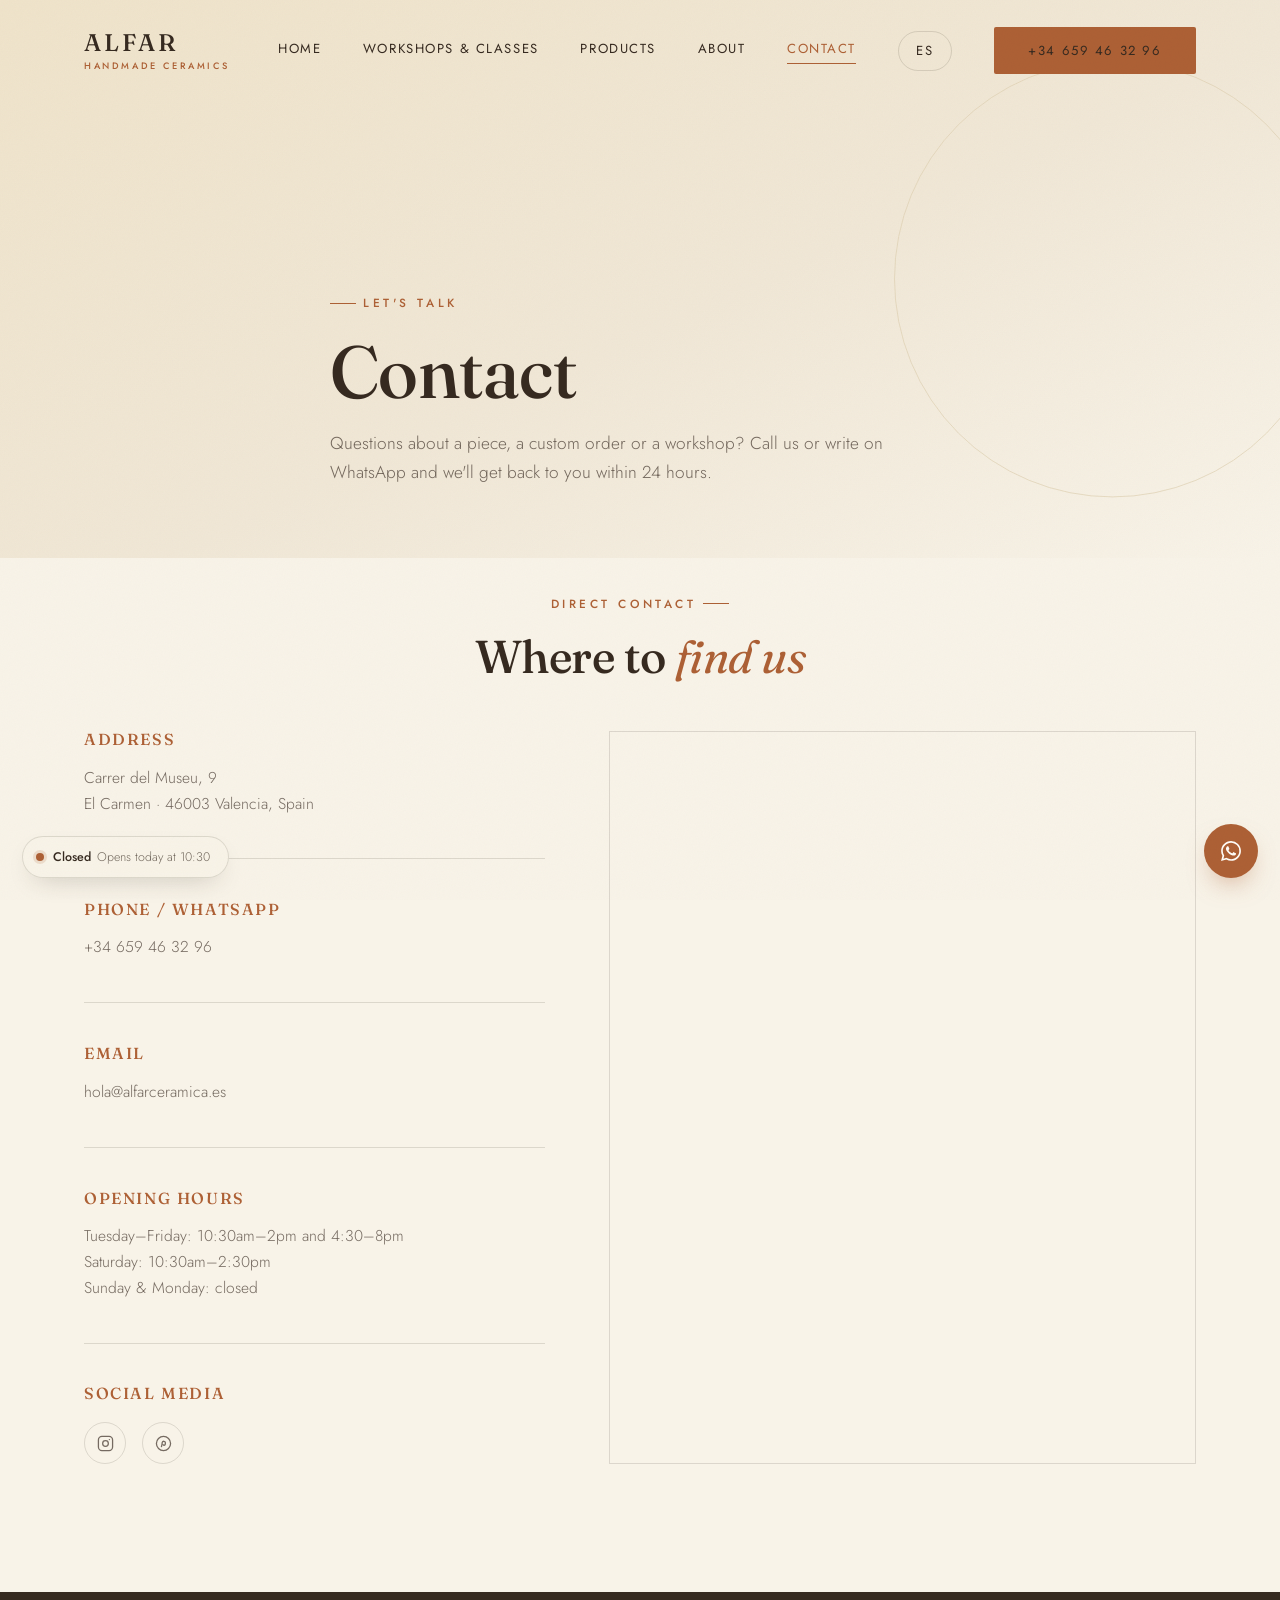
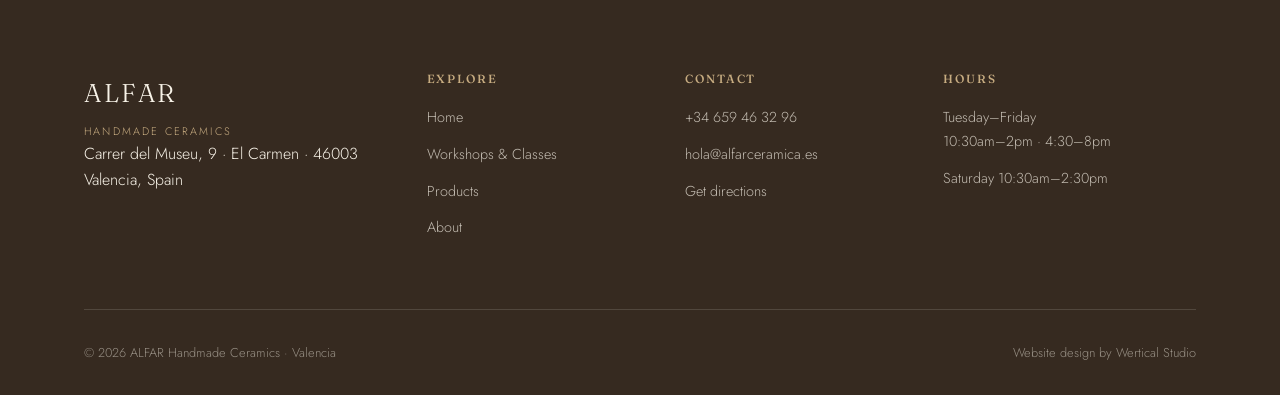
<file: en/contacto.html>
<!DOCTYPE html>
<html lang="en">
<head>
<meta charset="UTF-8" />
<meta name="viewport" content="width=device-width, initial-scale=1.0" />
<title>Contact — ALFAR Handmade Ceramics</title>
<meta name="description" content="Get in touch with ALFAR: ceramics studio and shop in the Carmen, Valencia. Address, phone, WhatsApp and opening hours." />
<link rel="icon" href="../assets/favicon.svg" type="image/svg+xml" />
<link rel="alternate" hreflang="es" href="../contacto.html" />
<link rel="alternate" hreflang="en" href="contacto.html" />
<meta property="og:type" content="website" />
<meta property="og:url" content="https://j-bortserrat.github.io/alfar-ceramica/en/contacto.html" />
<meta property="og:title" content="Contact — ALFAR Handmade Ceramics" />
<meta property="og:description" content="Get in touch with ALFAR: ceramics studio and shop in the Carmen, Valencia. Address, phone, WhatsApp and opening hours." />
<meta property="og:image" content="https://j-bortserrat.github.io/alfar-ceramica/assets/hero-poster.jpg" />
<meta name="twitter:card" content="summary_large_image" />
<meta name="theme-color" content="#f8f3e8" />
<link rel="preconnect" href="https://fonts.googleapis.com" />
<link rel="preconnect" href="https://fonts.gstatic.com" crossorigin />
<link href="https://fonts.googleapis.com/css2?family=Fraunces:ital,opsz,wght@0,9..144,300;0,9..144,400;0,9..144,500;0,9..144,600;1,9..144,400;1,9..144,500&family=Jost:wght@300;400;500;600&display=swap" rel="stylesheet" />
<link rel="stylesheet" href="../assets/styles.css" />
</head>
<body>

<nav id="nav">
  <div class="wrap nav-inner">
    <a href="index.html" class="brand">ALFAR<small>Handmade Ceramics</small></a>
    <button class="burger" id="burger" aria-label="Open menu" aria-expanded="false"><span></span><span></span><span></span></button>
    <div class="nav-links" id="navLinks">
      <a href="index.html">Home</a>
      <a href="talleres.html">Workshops &amp; Classes</a>
      <a href="productos.html">Products</a>
      <a href="nosotros.html">About</a>
      <a href="contacto.html" class="active">Contact</a>
      <a href="../contacto.html" class="lang-switch">ES</a>
      <a href="tel:+34659463296" class="btn btn-primary">+34 659 46 32 96</a>
    </div>
  </div>
</nav>

<header class="page-header">
  <div class="wrap">
    <span class="kicker">Let's talk</span>
    <h1>Contact</h1>
    <p class="lead">Questions about a piece, a custom order or a workshop? Call us or write on WhatsApp and we'll get back to you within 24 hours.</p>
  </div>
</header>

<section class="section" style="padding-top:2rem">
  <div class="wrap center">
    <span class="kicker reveal">Direct contact</span>
    <h2 class="section-title reveal">Where to <em style="font-style:italic;color:var(--terracota)">find us</em></h2>
  </div>

  <div class="wrap contact-grid">
    <div class="reveal-left">
      <div class="info-block">
        <h3>Address</h3>
        <p>Carrer del Museu, 9<br>El Carmen · 46003 Valencia, Spain</p>
      </div>
      <div class="info-block">
        <h3>Phone / WhatsApp</h3>
        <a href="tel:+34659463296">+34 659 46 32 96</a>
      </div>
      <div class="info-block">
        <h3>Email</h3>
        <a href="mailto:hola@alfarceramica.es">hola@alfarceramica.es</a>
      </div>
      <div class="info-block">
        <h3>Opening hours</h3>
        <p>Tuesday–Friday: 10:30am–2pm and 4:30–8pm<br>Saturday: 10:30am–2:30pm<br>Sunday &amp; Monday: closed</p>
      </div>
      <div class="info-block">
        <h3>Social media</h3>
        <div class="social-row">
          <a href="#" aria-label="Instagram"><svg viewBox="0 0 24 24" fill="none" stroke="currentColor" stroke-width="1.8"><rect x="2" y="2" width="20" height="20" rx="5"/><circle cx="12" cy="12" r="4"/><circle cx="17.5" cy="6.5" r="1" fill="currentColor" stroke="none"/></svg></a>
          <a href="#" aria-label="Pinterest"><svg viewBox="0 0 24 24" fill="none" stroke="currentColor" stroke-width="1.8"><circle cx="12" cy="12" r="10"/><path d="M9 17c1-4 1.2-6 1.2-6.5a2.3 2.3 0 0 1 4.5.4c0 1.5-1 3.6-2 3.6-.8 0-1.2-.6-1-1.5"/></svg></a>
        </div>
      </div>
    </div>

    <div class="map-frame reveal-right">
      <iframe src="https://www.openstreetmap.org/export/embed.html?bbox=-0.3818%2C39.4735%2C-0.3718%2C39.4795&amp;layer=mapnik&amp;marker=39.4765%2C-0.3768" loading="lazy" title="Map showing ALFAR's location"></iframe>
    </div>
  </div>
</section>

<footer>
  <div class="wrap">
    <div class="foot-grid">
      <div>
        <div class="foot-brand">ALFAR<small>Handmade Ceramics</small></div>
        <p>Carrer del Museu, 9 · El Carmen · 46003 Valencia, Spain</p>
      </div>
      <div class="foot-col">
        <h4>Explore</h4>
        <a href="index.html">Home</a>
        <a href="talleres.html">Workshops &amp; Classes</a>
        <a href="productos.html">Products</a>
        <a href="nosotros.html">About</a>
      </div>
      <div class="foot-col">
        <h4>Contact</h4>
        <a href="tel:+34659463296">+34 659 46 32 96</a>
        <a href="mailto:hola@alfarceramica.es">hola@alfarceramica.es</a>
        <a href="contacto.html">Get directions</a>
      </div>
      <div class="foot-col">
        <h4>Hours</h4>
        <p>Tuesday–Friday<br>10:30am–2pm · 4:30–8pm</p>
        <p>Saturday 10:30am–2:30pm</p>
      </div>
    </div>
    <div class="foot-bottom">
      <span>© 2026 ALFAR Handmade Ceramics · Valencia</span>
      <span>Website design by Wertical Studio</span>
    </div>
  </div>
</footer>

<aside id="openStatus" aria-live="polite"><span class="st-dot"></span><span><span class="st-main"></span><span class="st-sub"></span></span></aside>
<a id="waFab" class="wa-fab" href="#" aria-label="WhatsApp">
  <svg viewBox="0 0 24 24" fill="currentColor"><path d="M19.05 4.91A9.82 9.82 0 0 0 12.04 2C6.58 2 2.13 6.45 2.13 11.91c0 1.75.46 3.45 1.32 4.95L2.05 22l5.25-1.38c1.45.79 3.08 1.21 4.74 1.21h.004c5.46 0 9.91-4.45 9.91-9.91 0-2.65-1.03-5.14-2.9-7.01zm-7.01 15.24h-.003a8.24 8.24 0 0 1-4.2-1.15l-.3-.18-3.12.82.83-3.04-.2-.31a8.23 8.23 0 0 1-1.26-4.38c0-4.54 3.7-8.24 8.25-8.24 2.2 0 4.27.86 5.83 2.42a8.18 8.18 0 0 1 2.41 5.83c0 4.54-3.7 8.23-8.24 8.23zm4.52-6.17c-.25-.12-1.47-.72-1.7-.81-.23-.08-.39-.12-.56.13-.17.25-.64.81-.78.97-.14.17-.29.19-.54.06-.25-.12-1.05-.39-2-1.23-.74-.66-1.24-1.47-1.39-1.72-.14-.25-.02-.38.11-.51.11-.11.25-.29.37-.43.12-.14.16-.25.25-.41.08-.17.04-.31-.02-.43-.06-.12-.56-1.34-.76-1.84-.2-.48-.41-.42-.56-.43h-.48c-.17 0-.43.06-.66.31-.23.25-.86.84-.86 2.05s.88 2.38 1 2.55c.12.17 1.73 2.64 4.2 3.7.59.25 1.05.4 1.41.52.59.19 1.13.16 1.55.1.47-.07 1.47-.6 1.68-1.18.21-.58.21-1.08.14-1.18-.06-.1-.23-.16-.48-.28z"/></svg>
</a>

<script src="../assets/app.js"></script>
</body>
</html>
</file>
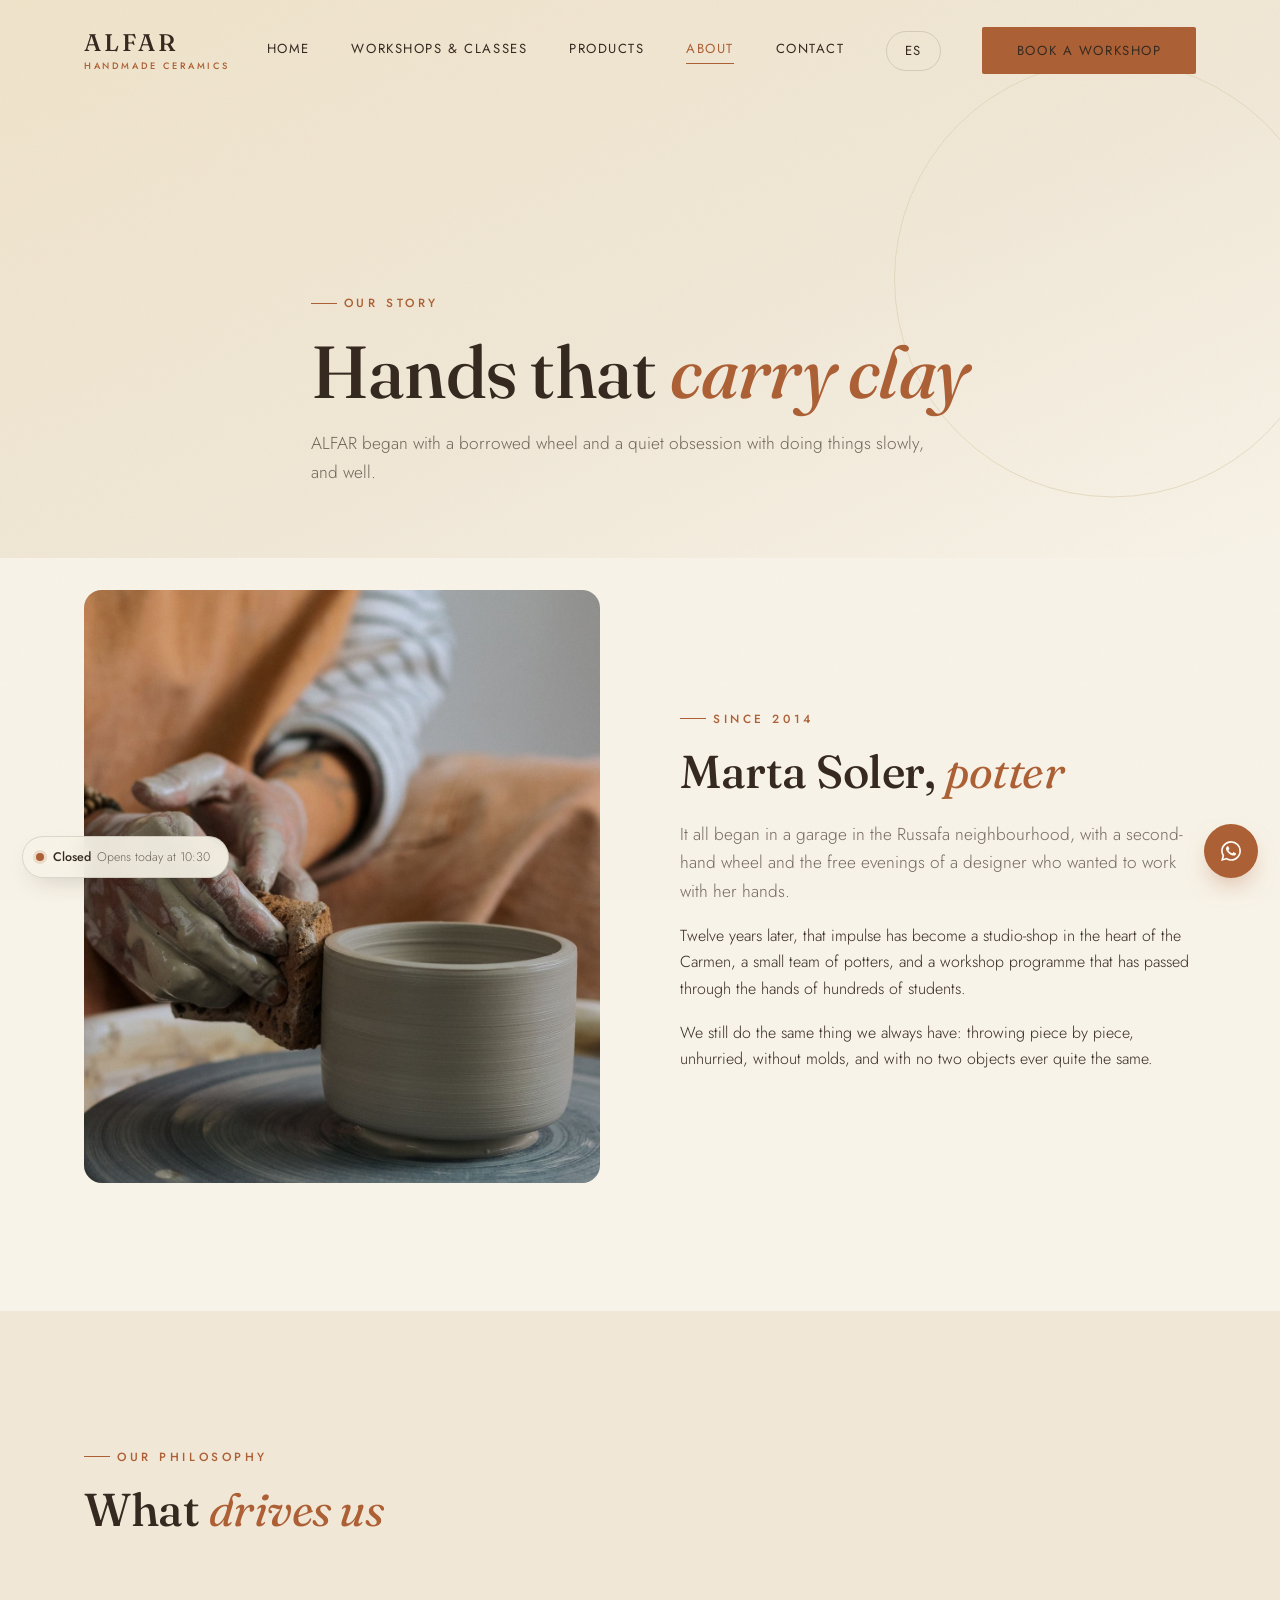
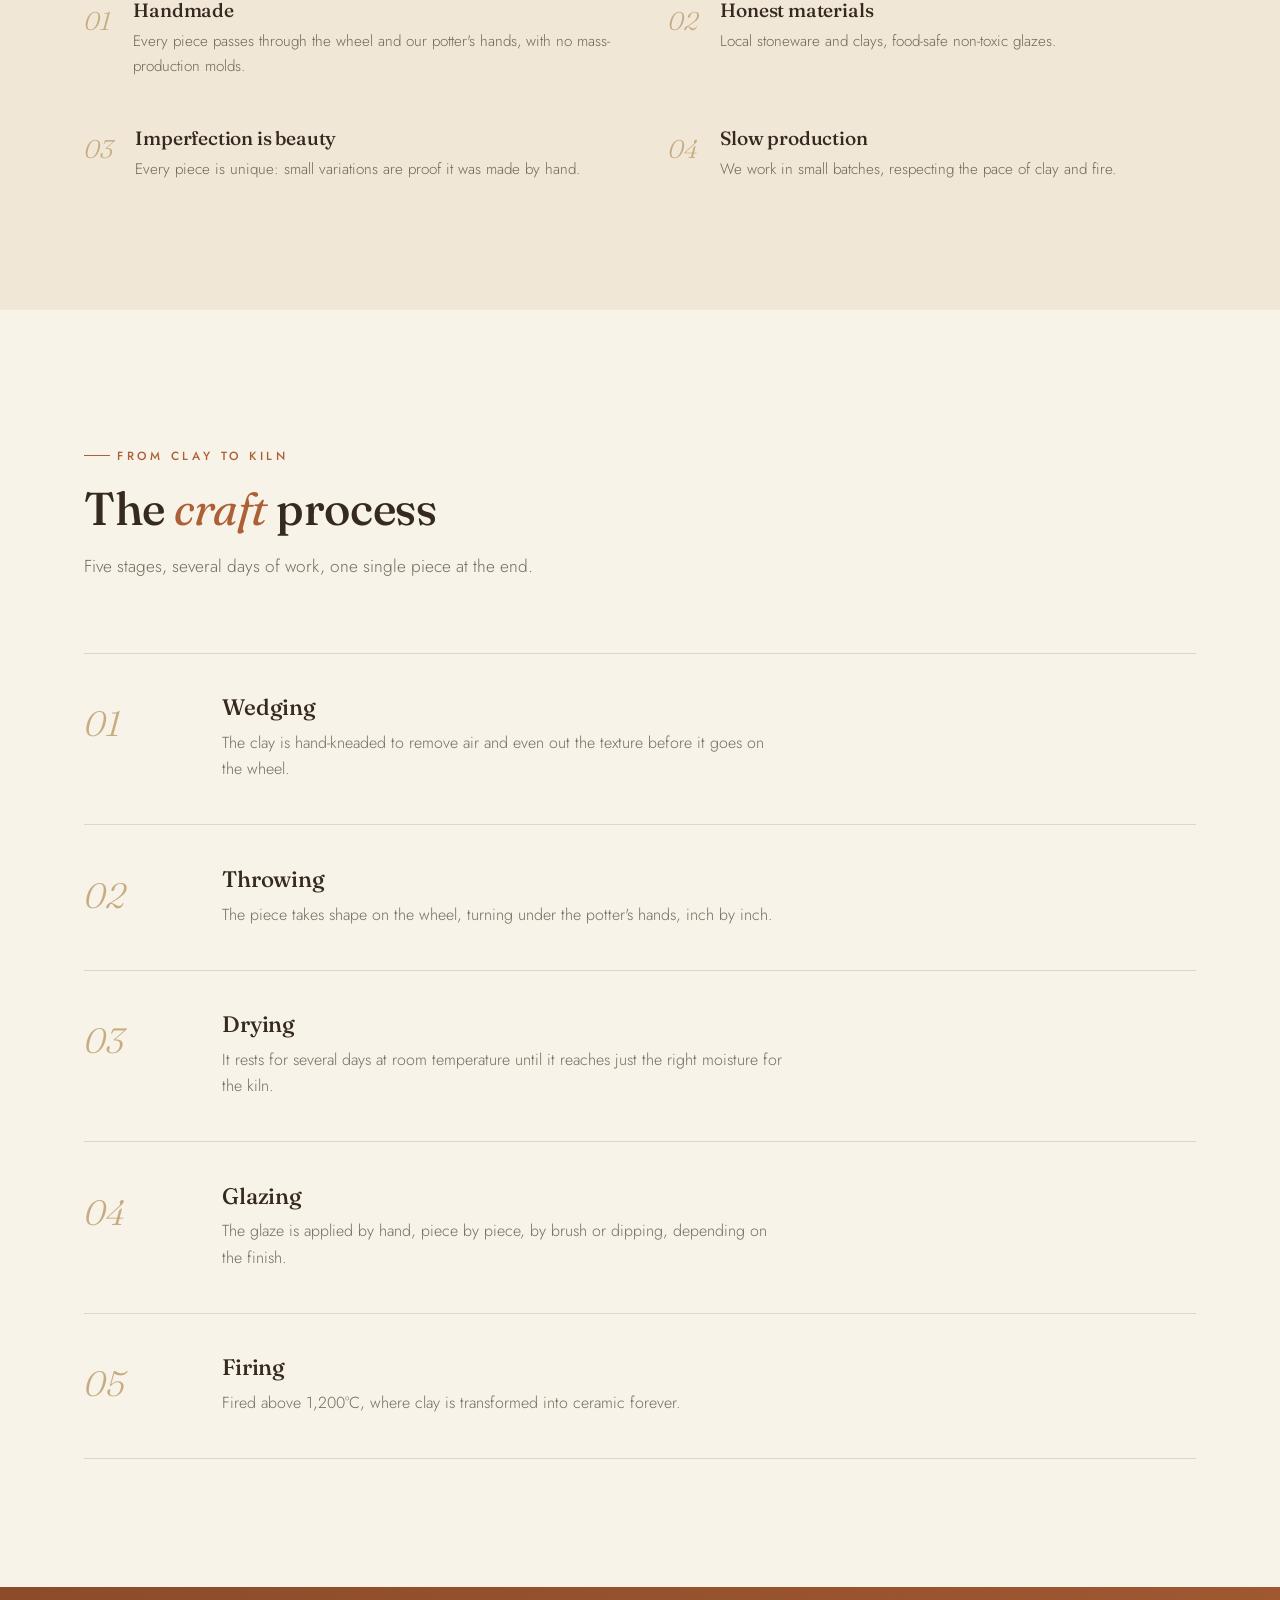
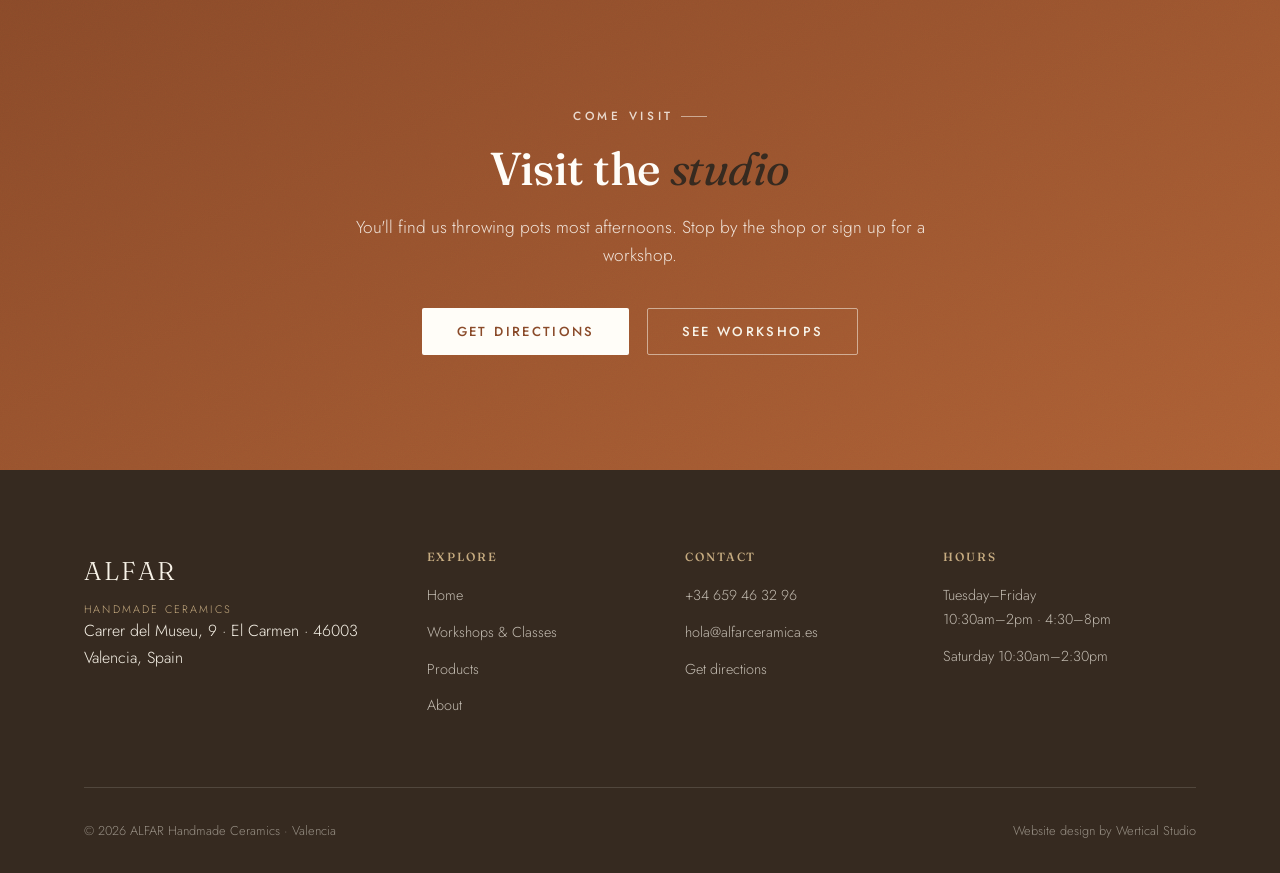
<file: en/nosotros.html>
<!DOCTYPE html>
<html lang="en">
<head>
<meta charset="UTF-8" />
<meta name="viewport" content="width=device-width, initial-scale=1.0" />
<title>About Us — ALFAR Handmade Ceramics</title>
<meta name="description" content="The story of ALFAR: a ceramics studio in Valencia. Our philosophy, materials, and the process behind every piece, step by step." />
<link rel="icon" href="../assets/favicon.svg" type="image/svg+xml" />
<link rel="alternate" hreflang="es" href="../nosotros.html" />
<link rel="alternate" hreflang="en" href="nosotros.html" />
<meta property="og:type" content="website" />
<meta property="og:url" content="https://j-bortserrat.github.io/alfar-ceramica/en/nosotros.html" />
<meta property="og:title" content="About Us — ALFAR Handmade Ceramics" />
<meta property="og:description" content="The story of ALFAR: a ceramics studio in Valencia. Our philosophy, materials, and the process behind every piece, step by step." />
<meta property="og:image" content="https://j-bortserrat.github.io/alfar-ceramica/assets/products/about-ceramista.jpg" />
<meta name="twitter:card" content="summary_large_image" />
<meta name="theme-color" content="#f8f3e8" />
<link rel="preconnect" href="https://fonts.googleapis.com" />
<link rel="preconnect" href="https://fonts.gstatic.com" crossorigin />
<link href="https://fonts.googleapis.com/css2?family=Fraunces:ital,opsz,wght@0,9..144,300;0,9..144,400;0,9..144,500;0,9..144,600;1,9..144,400;1,9..144,500&family=Jost:wght@300;400;500;600&display=swap" rel="stylesheet" />
<link rel="stylesheet" href="../assets/styles.css" />
</head>
<body>

<nav id="nav">
  <div class="wrap nav-inner">
    <a href="index.html" class="brand">ALFAR<small>Handmade Ceramics</small></a>
    <button class="burger" id="burger" aria-label="Open menu" aria-expanded="false"><span></span><span></span><span></span></button>
    <div class="nav-links" id="navLinks">
      <a href="index.html">Home</a>
      <a href="talleres.html">Workshops &amp; Classes</a>
      <a href="productos.html">Products</a>
      <a href="nosotros.html" class="active">About</a>
      <a href="contacto.html">Contact</a>
      <a href="../nosotros.html" class="lang-switch">ES</a>
      <a href="contacto.html" class="btn btn-primary">Book a workshop</a>
    </div>
  </div>
</nav>

<header class="page-header">
  <div class="wrap">
    <span class="kicker">Our story</span>
    <h1>Hands that <em style="font-style:italic;color:var(--terracota)">carry clay</em></h1>
    <p class="lead">ALFAR began with a borrowed wheel and a quiet obsession with doing things slowly, and well.</p>
  </div>
</header>

<section class="section" style="padding-top:2rem">
  <div class="wrap about-split">
    <div class="vessel-frame has-photo reveal-left" style="aspect-ratio:4/4.6">
      <img class="vessel-photo" src="../assets/products/about-ceramista.jpg" alt="Hands shaping a piece of ceramic on the wheel at the ALFAR studio" loading="lazy">
    </div>
    <div class="reveal-right">
      <span class="kicker">Since 2014</span>
      <h2 class="section-title">Marta Soler, <em>potter</em></h2>
      <p class="lead">It all began in a garage in the Russafa neighbourhood, with a second-hand wheel and the free evenings of a designer who wanted to work with her hands.</p>
      <p>Twelve years later, that impulse has become a studio-shop in the heart of the Carmen, a small team of potters, and a workshop programme that has passed through the hands of hundreds of students.</p>
      <p>We still do the same thing we always have: throwing piece by piece, unhurried, without molds, and with no two objects ever quite the same.</p>
    </div>
  </div>
</section>

<section class="section section-alt">
  <div class="wrap">
    <span class="kicker reveal">Our philosophy</span>
    <h2 class="section-title reveal">What <em style="font-style:italic;color:var(--terracota)">drives us</em></h2>
    <div class="values-grid">
      <div class="value-item reveal">
        <span class="mark">01</span>
        <div><h3>Handmade</h3><p>Every piece passes through the wheel and our potter's hands, with no mass-production molds.</p></div>
      </div>
      <div class="value-item reveal">
        <span class="mark">02</span>
        <div><h3>Honest materials</h3><p>Local stoneware and clays, food-safe non-toxic glazes.</p></div>
      </div>
      <div class="value-item reveal">
        <span class="mark">03</span>
        <div><h3>Imperfection is beauty</h3><p>Every piece is unique: small variations are proof it was made by hand.</p></div>
      </div>
      <div class="value-item reveal">
        <span class="mark">04</span>
        <div><h3>Slow production</h3><p>We work in small batches, respecting the pace of clay and fire.</p></div>
      </div>
    </div>
  </div>
</section>

<section class="section">
  <div class="wrap">
    <span class="kicker reveal">From clay to kiln</span>
    <h2 class="section-title reveal">The <em style="font-style:italic;color:var(--terracota)">craft</em> process</h2>
    <p class="lead reveal">Five stages, several days of work, one single piece at the end.</p>
    <div class="process-steps">
      <div class="process-step reveal">
        <span class="num">01</span>
        <div><h3>Wedging</h3><p>The clay is hand-kneaded to remove air and even out the texture before it goes on the wheel.</p></div>
      </div>
      <div class="process-step reveal">
        <span class="num">02</span>
        <div><h3>Throwing</h3><p>The piece takes shape on the wheel, turning under the potter's hands, inch by inch.</p></div>
      </div>
      <div class="process-step reveal">
        <span class="num">03</span>
        <div><h3>Drying</h3><p>It rests for several days at room temperature until it reaches just the right moisture for the kiln.</p></div>
      </div>
      <div class="process-step reveal">
        <span class="num">04</span>
        <div><h3>Glazing</h3><p>The glaze is applied by hand, piece by piece, by brush or dipping, depending on the finish.</p></div>
      </div>
      <div class="process-step reveal">
        <span class="num">05</span>
        <div><h3>Firing</h3><p>Fired above 1,200°C, where clay is transformed into ceramic forever.</p></div>
      </div>
    </div>
  </div>
</section>

<section class="cta-band">
  <div class="wrap center">
    <span class="kicker reveal">Come visit</span>
    <h2 class="section-title reveal">Visit the <em>studio</em></h2>
    <p class="lead reveal">You'll find us throwing pots most afternoons. Stop by the shop or sign up for a workshop.</p>
    <div class="cta-actions reveal">
      <a href="contacto.html" class="btn" style="background:var(--blanco);color:var(--terracota-oscura)">Get directions</a>
      <a href="talleres.html" class="btn btn-outline-light">See workshops</a>
    </div>
  </div>
</section>

<footer>
  <div class="wrap">
    <div class="foot-grid">
      <div>
        <div class="foot-brand">ALFAR<small>Handmade Ceramics</small></div>
        <p>Carrer del Museu, 9 · El Carmen · 46003 Valencia, Spain</p>
      </div>
      <div class="foot-col">
        <h4>Explore</h4>
        <a href="index.html">Home</a>
        <a href="talleres.html">Workshops &amp; Classes</a>
        <a href="productos.html">Products</a>
        <a href="nosotros.html">About</a>
      </div>
      <div class="foot-col">
        <h4>Contact</h4>
        <a href="tel:+34659463296">+34 659 46 32 96</a>
        <a href="mailto:hola@alfarceramica.es">hola@alfarceramica.es</a>
        <a href="contacto.html">Get directions</a>
      </div>
      <div class="foot-col">
        <h4>Hours</h4>
        <p>Tuesday–Friday<br>10:30am–2pm · 4:30–8pm</p>
        <p>Saturday 10:30am–2:30pm</p>
      </div>
    </div>
    <div class="foot-bottom">
      <span>© 2026 ALFAR Handmade Ceramics · Valencia</span>
      <span>Website design by Wertical Studio</span>
    </div>
  </div>
</footer>

<aside id="openStatus" aria-live="polite"><span class="st-dot"></span><span><span class="st-main"></span><span class="st-sub"></span></span></aside>
<a id="waFab" class="wa-fab" href="#" aria-label="WhatsApp">
  <svg viewBox="0 0 24 24" fill="currentColor"><path d="M19.05 4.91A9.82 9.82 0 0 0 12.04 2C6.58 2 2.13 6.45 2.13 11.91c0 1.75.46 3.45 1.32 4.95L2.05 22l5.25-1.38c1.45.79 3.08 1.21 4.74 1.21h.004c5.46 0 9.91-4.45 9.91-9.91 0-2.65-1.03-5.14-2.9-7.01zm-7.01 15.24h-.003a8.24 8.24 0 0 1-4.2-1.15l-.3-.18-3.12.82.83-3.04-.2-.31a8.23 8.23 0 0 1-1.26-4.38c0-4.54 3.7-8.24 8.25-8.24 2.2 0 4.27.86 5.83 2.42a8.18 8.18 0 0 1 2.41 5.83c0 4.54-3.7 8.23-8.24 8.23zm4.52-6.17c-.25-.12-1.47-.72-1.7-.81-.23-.08-.39-.12-.56.13-.17.25-.64.81-.78.97-.14.17-.29.19-.54.06-.25-.12-1.05-.39-2-1.23-.74-.66-1.24-1.47-1.39-1.72-.14-.25-.02-.38.11-.51.11-.11.25-.29.37-.43.12-.14.16-.25.25-.41.08-.17.04-.31-.02-.43-.06-.12-.56-1.34-.76-1.84-.2-.48-.41-.42-.56-.43h-.48c-.17 0-.43.06-.66.31-.23.25-.86.84-.86 2.05s.88 2.38 1 2.55c.12.17 1.73 2.64 4.2 3.7.59.25 1.05.4 1.41.52.59.19 1.13.16 1.55.1.47-.07 1.47-.6 1.68-1.18.21-.58.21-1.08.14-1.18-.06-.1-.23-.16-.48-.28z"/></svg>
</a>

<svg width="0" height="0" style="position:absolute" aria-hidden="true">
  <defs>
    <symbol id="v-vase" viewBox="0 0 200 260">
      <path d="M100,14c-10,0-17,7-16.5,15c0.5,8-6,13-11,23c-11,21-15,45-12,71c3,29,20,53,39.5,59c19.5-6,36.5-30,39.5-59c3-26-1-50-12-71c-5-10-11.5-15-11-23c0.5-8-6-15-16.5-15z"/>
      <ellipse cx="100" cy="118" rx="33" ry="2.6" opacity=".3"/>
      <ellipse cx="100" cy="148" rx="36.5" ry="2.6" opacity=".3"/>
    </symbol>
  </defs>
</svg>

<script src="../assets/app.js"></script>
</body>
</html>
</file>
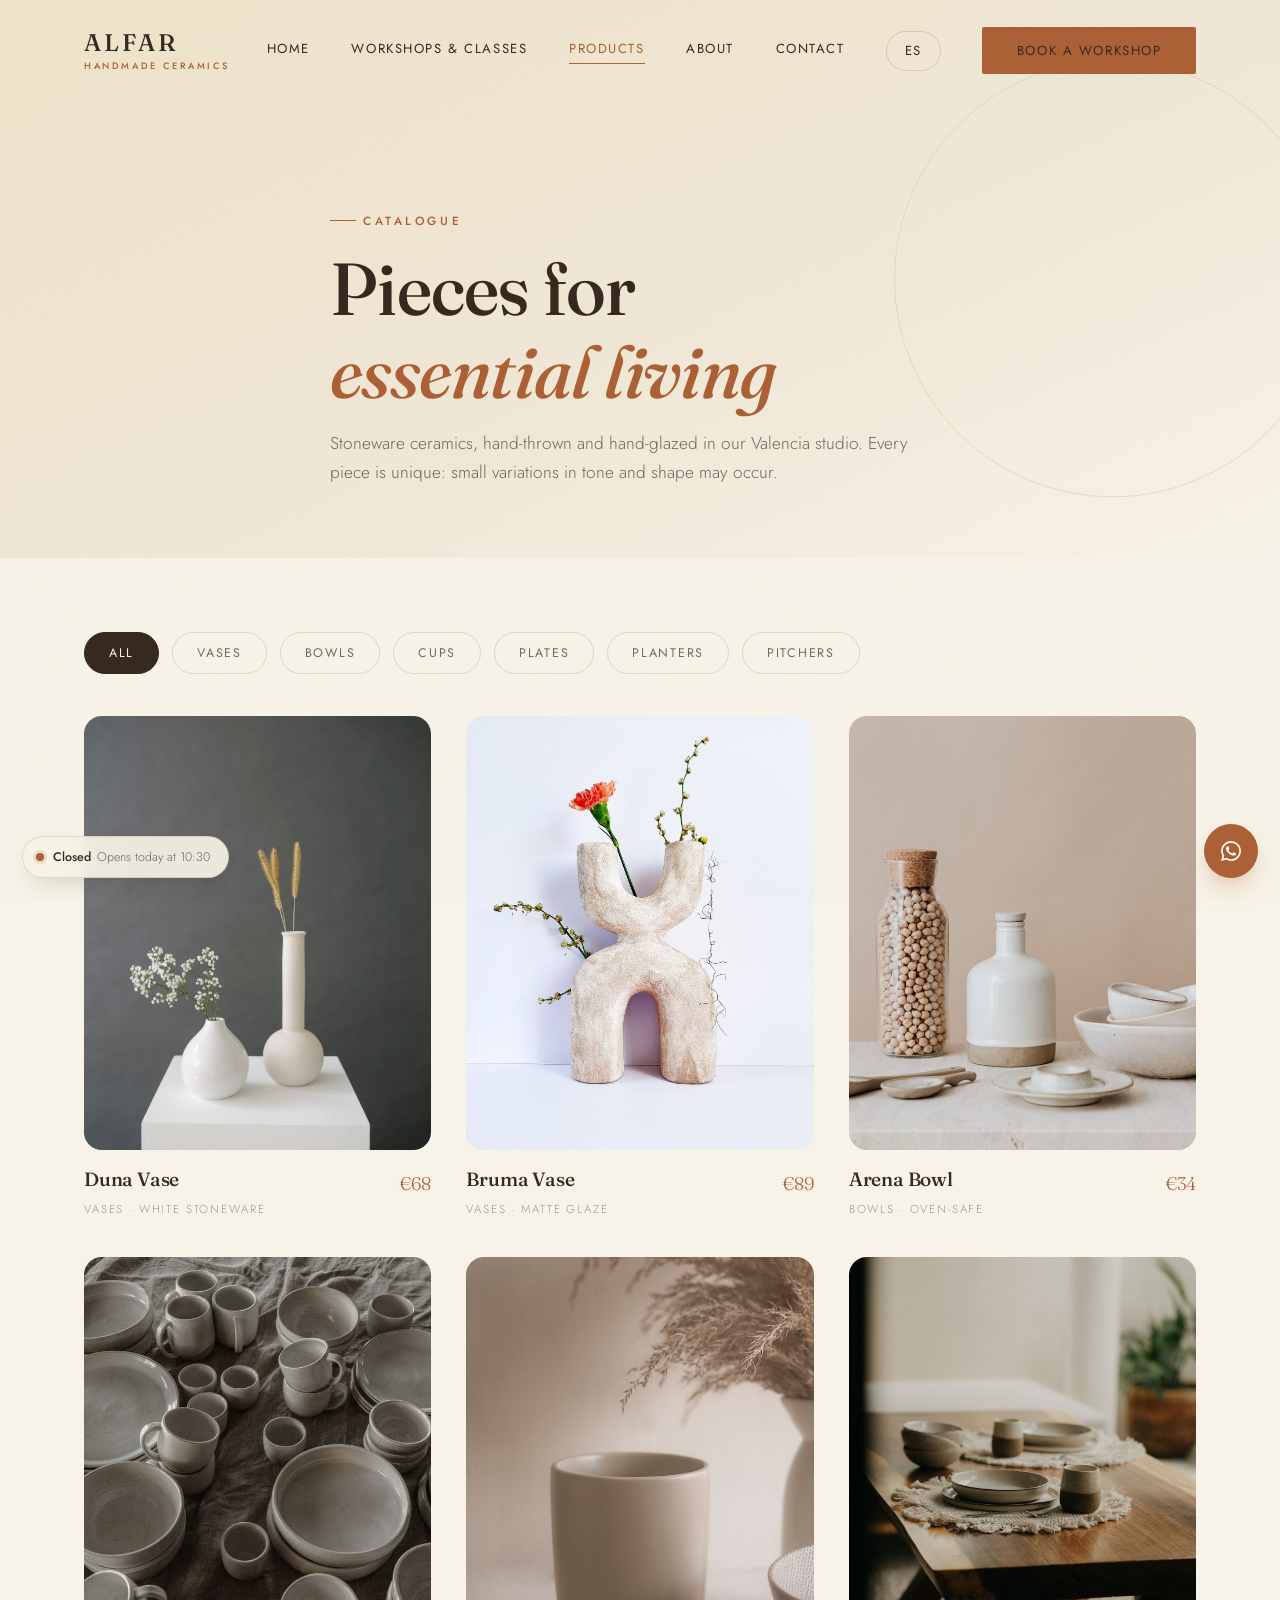
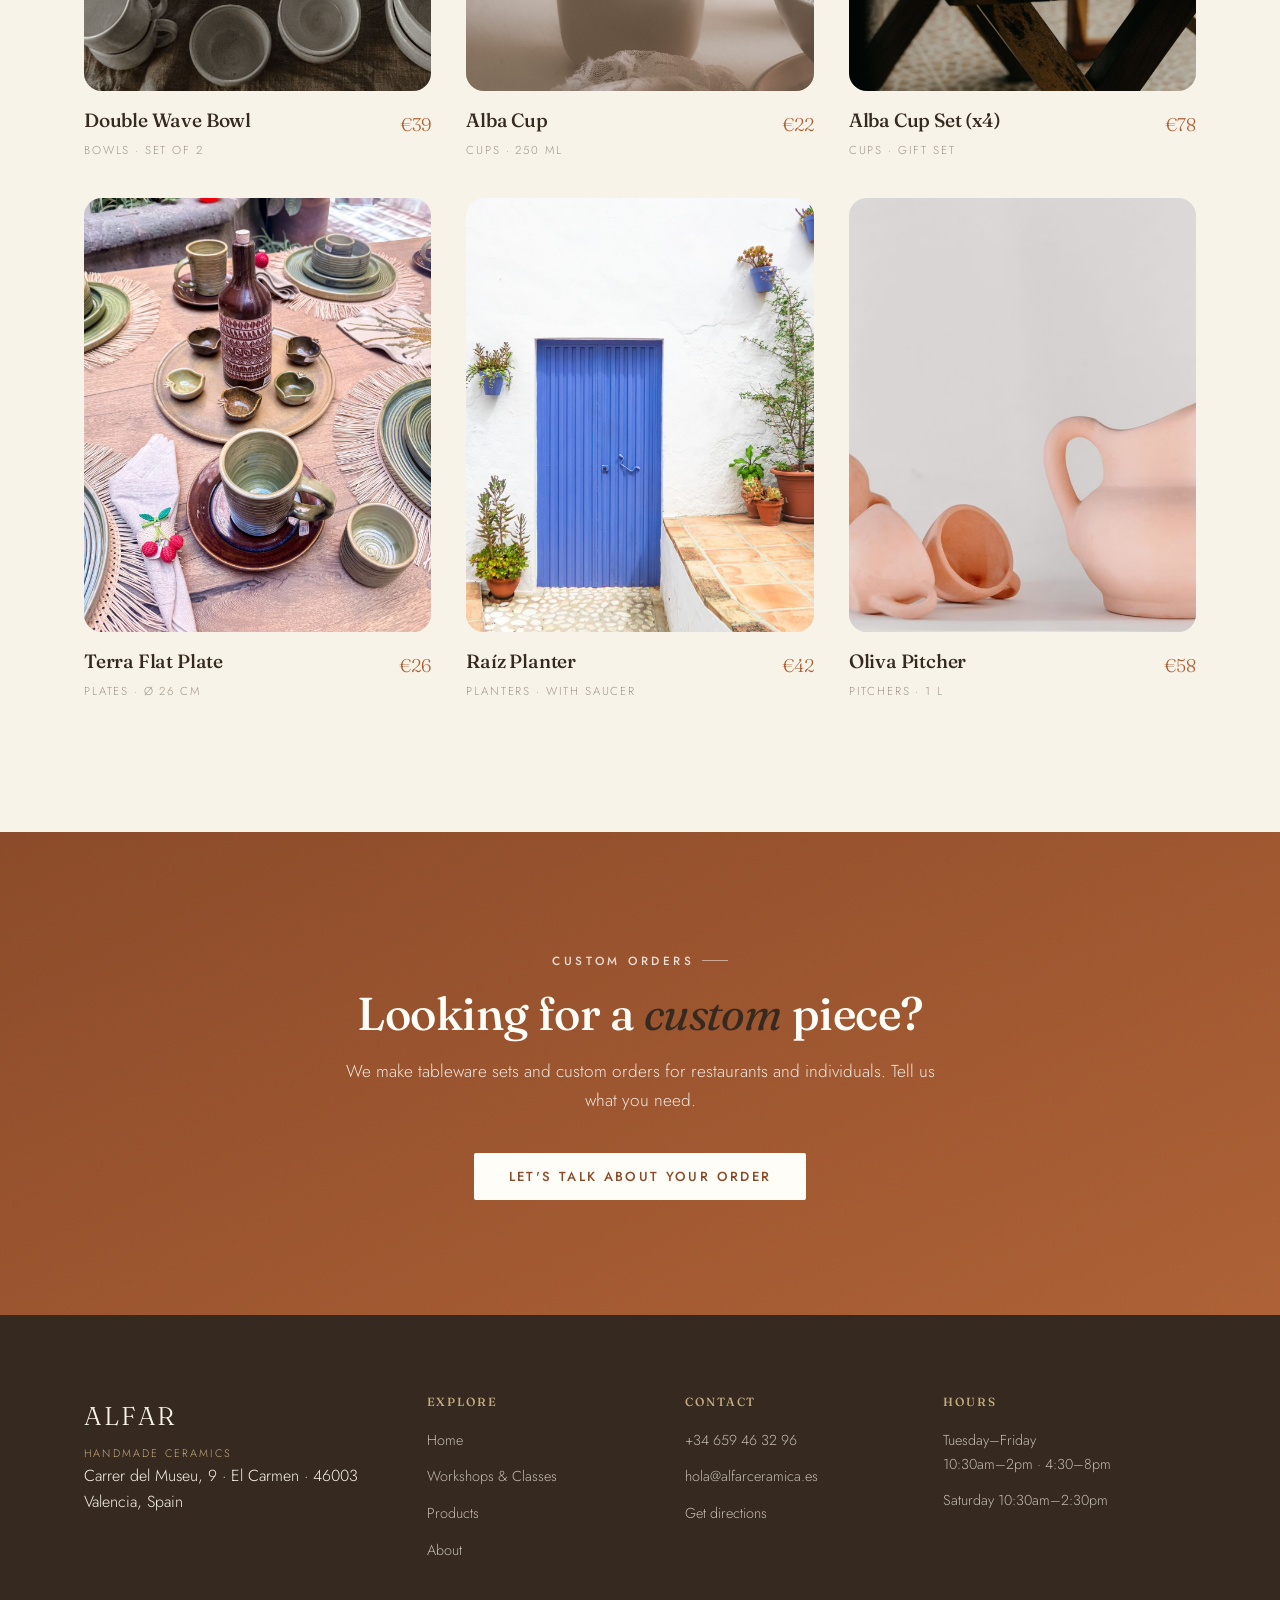
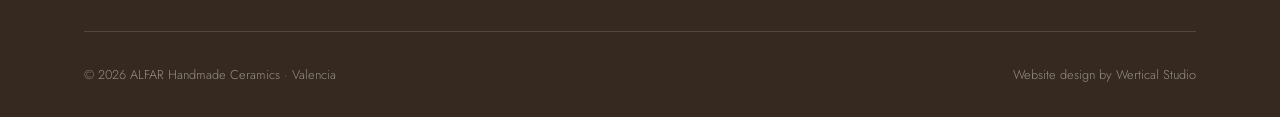
<file: en/productos.html>
<!DOCTYPE html>
<html lang="en">
<head>
<meta charset="UTF-8" />
<meta name="viewport" content="width=device-width, initial-scale=1.0" />
<title>Products — ALFAR Handmade Ceramics</title>
<meta name="description" content="ALFAR handmade ceramics catalogue: vases, bowls, cups, plates, planters and pitchers, hand-thrown and hand-glazed in stoneware." />
<link rel="icon" href="../assets/favicon.svg" type="image/svg+xml" />
<link rel="alternate" hreflang="es" href="../productos.html" />
<link rel="alternate" hreflang="en" href="productos.html" />
<meta property="og:type" content="website" />
<meta property="og:url" content="https://j-bortserrat.github.io/alfar-ceramica/en/productos.html" />
<meta property="og:title" content="Products — ALFAR Handmade Ceramics" />
<meta property="og:description" content="ALFAR handmade ceramics catalogue: vases, bowls, cups, plates, planters and pitchers, hand-thrown and hand-glazed in stoneware." />
<meta property="og:image" content="https://j-bortserrat.github.io/alfar-ceramica/assets/products/vase-duna.jpg" />
<meta name="twitter:card" content="summary_large_image" />
<meta name="theme-color" content="#f8f3e8" />
<link rel="preconnect" href="https://fonts.googleapis.com" />
<link rel="preconnect" href="https://fonts.gstatic.com" crossorigin />
<link href="https://fonts.googleapis.com/css2?family=Fraunces:ital,opsz,wght@0,9..144,300;0,9..144,400;0,9..144,500;0,9..144,600;1,9..144,400;1,9..144,500&family=Jost:wght@300;400;500;600&display=swap" rel="stylesheet" />
<link rel="stylesheet" href="../assets/styles.css" />
</head>
<body>

<nav id="nav">
  <div class="wrap nav-inner">
    <a href="index.html" class="brand">ALFAR<small>Handmade Ceramics</small></a>
    <button class="burger" id="burger" aria-label="Open menu" aria-expanded="false"><span></span><span></span><span></span></button>
    <div class="nav-links" id="navLinks">
      <a href="index.html">Home</a>
      <a href="talleres.html">Workshops &amp; Classes</a>
      <a href="productos.html" class="active">Products</a>
      <a href="nosotros.html">About</a>
      <a href="contacto.html">Contact</a>
      <a href="../productos.html" class="lang-switch">ES</a>
      <a href="contacto.html" class="btn btn-primary">Book a workshop</a>
    </div>
  </div>
</nav>

<header class="page-header">
  <div class="wrap">
    <span class="kicker">Catalogue</span>
    <h1>Pieces for<br><em style="font-style:italic;color:var(--terracota)">essential living</em></h1>
    <p class="lead">Stoneware ceramics, hand-thrown and hand-glazed in our Valencia studio. Every piece is unique: small variations in tone and shape may occur.</p>
  </div>
</header>

<section class="section" style="padding-top:2rem">
  <div class="wrap">
    <div class="filter-tabs">
      <button class="filter-btn active" data-filter="all">All</button>
      <button class="filter-btn" data-filter="jarrones">Vases</button>
      <button class="filter-btn" data-filter="cuencos">Bowls</button>
      <button class="filter-btn" data-filter="tazas">Cups</button>
      <button class="filter-btn" data-filter="platos">Plates</button>
      <button class="filter-btn" data-filter="macetas">Planters</button>
      <button class="filter-btn" data-filter="jarras">Pitchers</button>
    </div>

    <div class="grid-3" style="margin-top:2.6rem">
      <div class="product-card reveal" data-cat="jarrones">
        <div class="vessel-frame has-photo"><img class="vessel-photo" src="../assets/products/vase-duna.jpg" alt="Duna Vase, handmade white stoneware ceramic" loading="lazy"></div>
        <div class="product-info"><div><h3>Duna Vase</h3><span class="product-cat">Vases · White stoneware</span></div><span class="product-price">€68</span></div>
      </div>
      <div class="product-card reveal" data-cat="jarrones">
        <div class="vessel-frame has-photo"><img class="vessel-photo" src="../assets/products/vase-bruma.jpg" alt="Bruma Vase, handmade ceramic with matte glaze" loading="lazy"></div>
        <div class="product-info"><div><h3>Bruma Vase</h3><span class="product-cat">Vases · Matte glaze</span></div><span class="product-price">€89</span></div>
      </div>
      <div class="product-card reveal" data-cat="cuencos">
        <div class="vessel-frame has-photo"><img class="vessel-photo" src="../assets/products/bowl-arena.jpg" alt="Arena Bowl, handmade sand-toned ceramic" loading="lazy"></div>
        <div class="product-info"><div><h3>Arena Bowl</h3><span class="product-cat">Bowls · Oven-safe</span></div><span class="product-price">€34</span></div>
      </div>
      <div class="product-card reveal" data-cat="cuencos">
        <div class="vessel-frame has-photo"><img class="vessel-photo" src="../assets/products/bowl-doble-onda.jpg" alt="Double Wave Bowl, set of two handmade ceramic bowls" loading="lazy"></div>
        <div class="product-info"><div><h3>Double Wave Bowl</h3><span class="product-cat">Bowls · Set of 2</span></div><span class="product-price">€39</span></div>
      </div>
      <div class="product-card reveal" data-cat="tazas">
        <div class="vessel-frame has-photo"><img class="vessel-photo" src="../assets/products/cup-alba.jpg" alt="Alba Cup, hand-thrown ceramic cup" loading="lazy"></div>
        <div class="product-info"><div><h3>Alba Cup</h3><span class="product-cat">Cups · 250 ml</span></div><span class="product-price">€22</span></div>
      </div>
      <div class="product-card reveal" data-cat="tazas">
        <div class="vessel-frame has-photo"><img class="vessel-photo" src="../assets/products/cup-alba-set.jpg" alt="Alba Cup Set, four handmade ceramic cups" loading="lazy"></div>
        <div class="product-info"><div><h3>Alba Cup Set (x4)</h3><span class="product-cat">Cups · Gift set</span></div><span class="product-price">€78</span></div>
      </div>
      <div class="product-card reveal" data-cat="platos">
        <div class="vessel-frame has-photo"><img class="vessel-photo" src="../assets/products/plate-terra.jpg" alt="Terra Flat Plate, handmade ceramic plate in an earthy tone" loading="lazy"></div>
        <div class="product-info"><div><h3>Terra Flat Plate</h3><span class="product-cat">Plates · Ø 26 cm</span></div><span class="product-price">€26</span></div>
      </div>
      <div class="product-card reveal" data-cat="macetas">
        <div class="vessel-frame has-photo"><img class="vessel-photo" src="../assets/products/planter-raiz.jpg" alt="Raíz Planter, handmade ceramic planter with saucer" loading="lazy"></div>
        <div class="product-info"><div><h3>Raíz Planter</h3><span class="product-cat">Planters · With saucer</span></div><span class="product-price">€42</span></div>
      </div>
      <div class="product-card reveal" data-cat="jarras">
        <div class="vessel-frame has-photo"><img class="vessel-photo" src="../assets/products/pitcher-oliva.jpg" alt="Oliva Pitcher, handmade terracotta ceramic" loading="lazy"></div>
        <div class="product-info"><div><h3>Oliva Pitcher</h3><span class="product-cat">Pitchers · 1 L</span></div><span class="product-price">€58</span></div>
      </div>
    </div>
  </div>
</section>

<section class="cta-band">
  <div class="wrap center">
    <span class="kicker reveal">Custom orders</span>
    <h2 class="section-title reveal">Looking for a <em>custom</em> piece?</h2>
    <p class="lead reveal">We make tableware sets and custom orders for restaurants and individuals. Tell us what you need.</p>
    <div class="cta-actions reveal">
      <a href="contacto.html" class="btn" style="background:var(--blanco);color:var(--terracota-oscura)">Let's talk about your order</a>
    </div>
  </div>
</section>

<footer>
  <div class="wrap">
    <div class="foot-grid">
      <div>
        <div class="foot-brand">ALFAR<small>Handmade Ceramics</small></div>
        <p>Carrer del Museu, 9 · El Carmen · 46003 Valencia, Spain</p>
      </div>
      <div class="foot-col">
        <h4>Explore</h4>
        <a href="index.html">Home</a>
        <a href="talleres.html">Workshops &amp; Classes</a>
        <a href="productos.html">Products</a>
        <a href="nosotros.html">About</a>
      </div>
      <div class="foot-col">
        <h4>Contact</h4>
        <a href="tel:+34659463296">+34 659 46 32 96</a>
        <a href="mailto:hola@alfarceramica.es">hola@alfarceramica.es</a>
        <a href="contacto.html">Get directions</a>
      </div>
      <div class="foot-col">
        <h4>Hours</h4>
        <p>Tuesday–Friday<br>10:30am–2pm · 4:30–8pm</p>
        <p>Saturday 10:30am–2:30pm</p>
      </div>
    </div>
    <div class="foot-bottom">
      <span>© 2026 ALFAR Handmade Ceramics · Valencia</span>
      <span>Website design by Wertical Studio</span>
    </div>
  </div>
</footer>

<aside id="openStatus" aria-live="polite"><span class="st-dot"></span><span><span class="st-main"></span><span class="st-sub"></span></span></aside>
<a id="waFab" class="wa-fab" href="#" aria-label="WhatsApp">
  <svg viewBox="0 0 24 24" fill="currentColor"><path d="M19.05 4.91A9.82 9.82 0 0 0 12.04 2C6.58 2 2.13 6.45 2.13 11.91c0 1.75.46 3.45 1.32 4.95L2.05 22l5.25-1.38c1.45.79 3.08 1.21 4.74 1.21h.004c5.46 0 9.91-4.45 9.91-9.91 0-2.65-1.03-5.14-2.9-7.01zm-7.01 15.24h-.003a8.24 8.24 0 0 1-4.2-1.15l-.3-.18-3.12.82.83-3.04-.2-.31a8.23 8.23 0 0 1-1.26-4.38c0-4.54 3.7-8.24 8.25-8.24 2.2 0 4.27.86 5.83 2.42a8.18 8.18 0 0 1 2.41 5.83c0 4.54-3.7 8.23-8.24 8.23zm4.52-6.17c-.25-.12-1.47-.72-1.7-.81-.23-.08-.39-.12-.56.13-.17.25-.64.81-.78.97-.14.17-.29.19-.54.06-.25-.12-1.05-.39-2-1.23-.74-.66-1.24-1.47-1.39-1.72-.14-.25-.02-.38.11-.51.11-.11.25-.29.37-.43.12-.14.16-.25.25-.41.08-.17.04-.31-.02-.43-.06-.12-.56-1.34-.76-1.84-.2-.48-.41-.42-.56-.43h-.48c-.17 0-.43.06-.66.31-.23.25-.86.84-.86 2.05s.88 2.38 1 2.55c.12.17 1.73 2.64 4.2 3.7.59.25 1.05.4 1.41.52.59.19 1.13.16 1.55.1.47-.07 1.47-.6 1.68-1.18.21-.58.21-1.08.14-1.18-.06-.1-.23-.16-.48-.28z"/></svg>
</a>

<svg width="0" height="0" style="position:absolute" aria-hidden="true">
  <defs>
    <symbol id="v-vase" viewBox="0 0 200 260">
      <path d="M100,14c-10,0-17,7-16.5,15c0.5,8-6,13-11,23c-11,21-15,45-12,71c3,29,20,53,39.5,59c19.5-6,36.5-30,39.5-59c3-26-1-50-12-71c-5-10-11.5-15-11-23c0.5-8-6-15-16.5-15z"/>
      <ellipse cx="100" cy="118" rx="33" ry="2.6" opacity=".3"/>
      <ellipse cx="100" cy="148" rx="36.5" ry="2.6" opacity=".3"/>
    </symbol>
    <symbol id="v-bowl" viewBox="0 0 200 260">
      <path d="M32,96c0-19,29-33,68-33c39,0,68,14,68,33l-7,58c-4,27-30,44-61,44c-31,0-57-17-61-44z"/>
      <ellipse cx="100" cy="95" rx="68" ry="15"/>
    </symbol>
    <symbol id="v-cup" viewBox="0 0 200 260">
      <path d="M63,70h74l-8,116c-2,15-56,15-58,0z"/>
      <ellipse cx="100" cy="70" rx="37" ry="8.5"/>
      <path d="M136,96c30-4,45,20,31,42c-10,16-28,20-41,18" fill="none" stroke="currentColor" stroke-width="9" stroke-linecap="round"/>
    </symbol>
    <symbol id="v-plate" viewBox="0 0 200 260">
      <ellipse cx="100" cy="140" rx="86" ry="27"/>
      <ellipse cx="100" cy="138" rx="55" ry="15" opacity=".38"/>
    </symbol>
    <symbol id="v-planter" viewBox="0 0 200 260">
      <path d="M46,58h108l-15,123c-1,10-77,10-78,0z"/>
      <ellipse cx="100" cy="58" rx="54" ry="11"/>
      <ellipse cx="100" cy="76" rx="40" ry="4" opacity=".25"/>
    </symbol>
    <symbol id="v-pitcher" viewBox="0 0 200 260">
      <path d="M97,14c-9,0-15,7-14,15c1,8-5,13-10,22c-10,20-13,42-10,66c3,27,17,49,32,56c1-10,7-15,17-15c9,0,13,5,12,13c15-9,25-30,27-54c3-24,0-46-10-66c-5-9-11-14-10-22c1-8-5-15-14-15c-4-4-7-6-10-6c-3,0-6,2-10,6z"/>
      <path d="M57,120c-23,4-33,26-21,44c8,12,22,16,32,14" fill="none" stroke="currentColor" stroke-width="8" stroke-linecap="round"/>
    </symbol>
  </defs>
</svg>

<script src="../assets/app.js"></script>
</body>
</html>
</file>
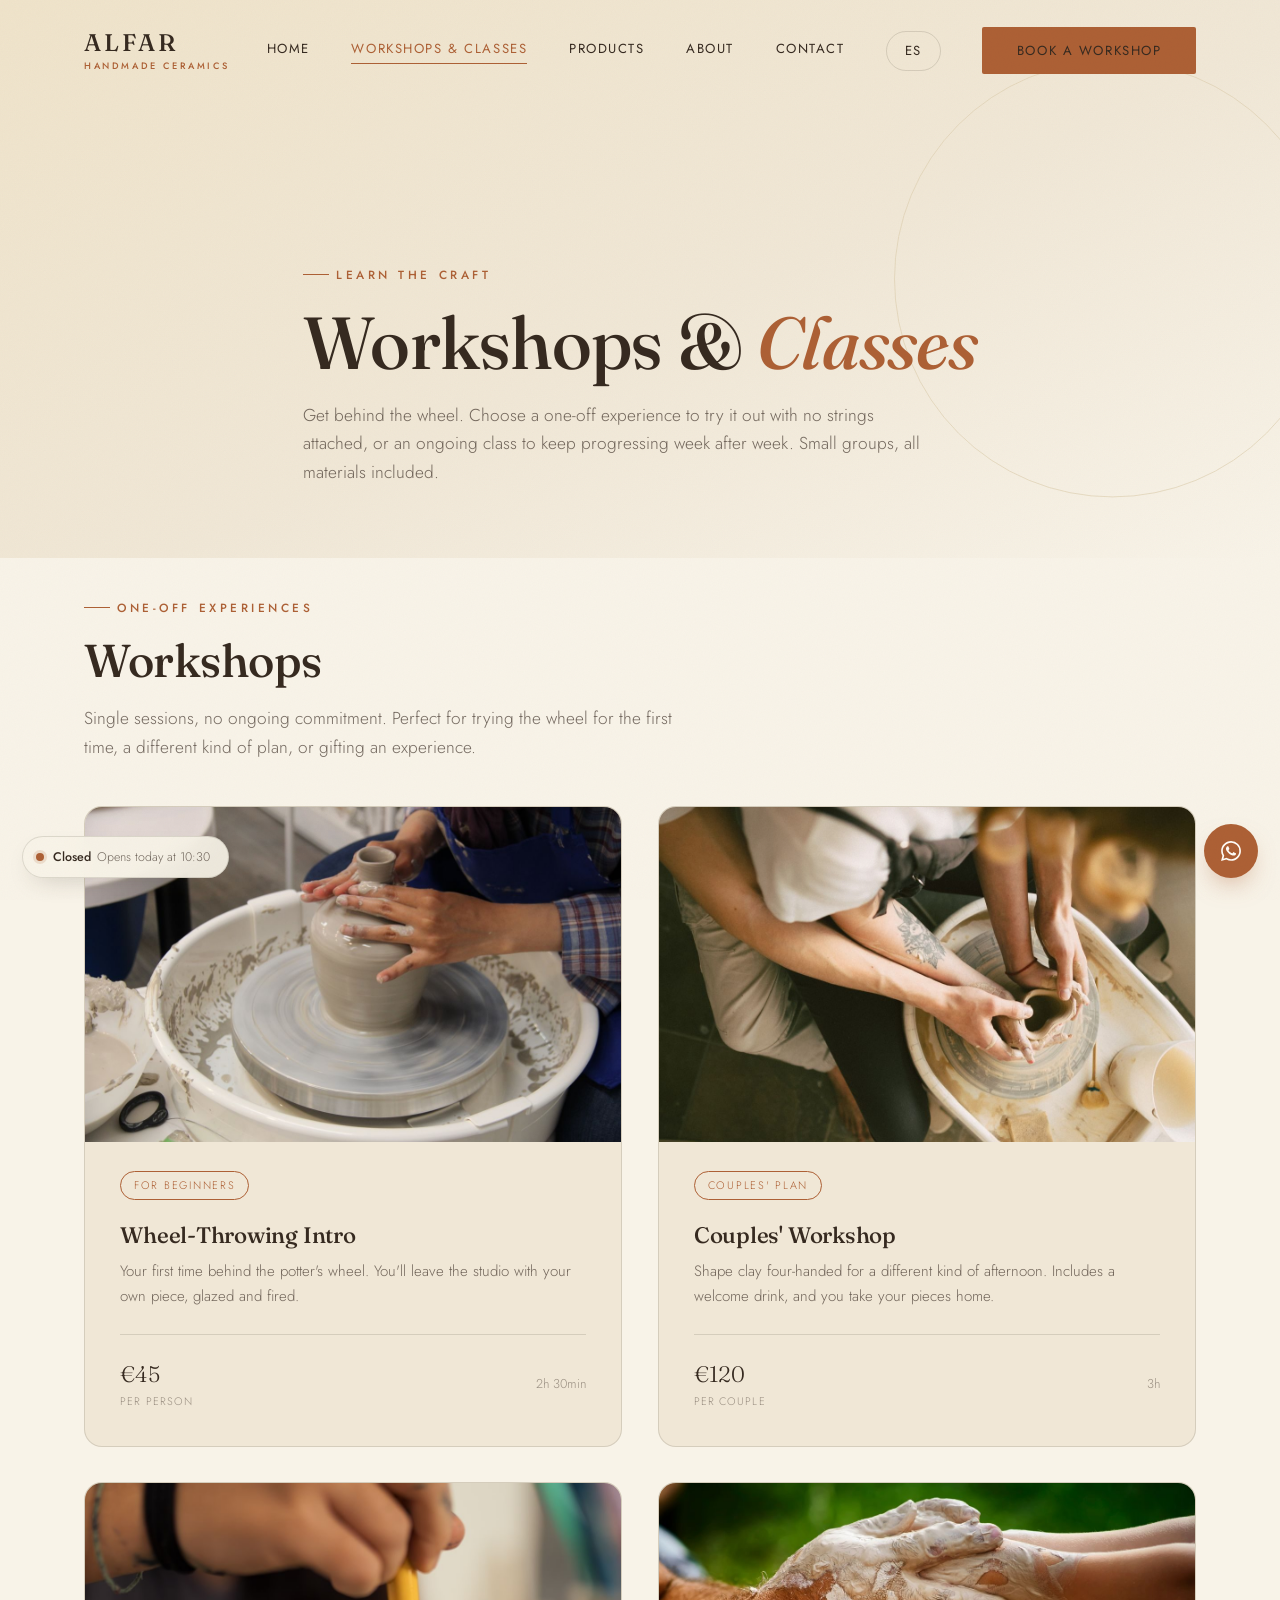
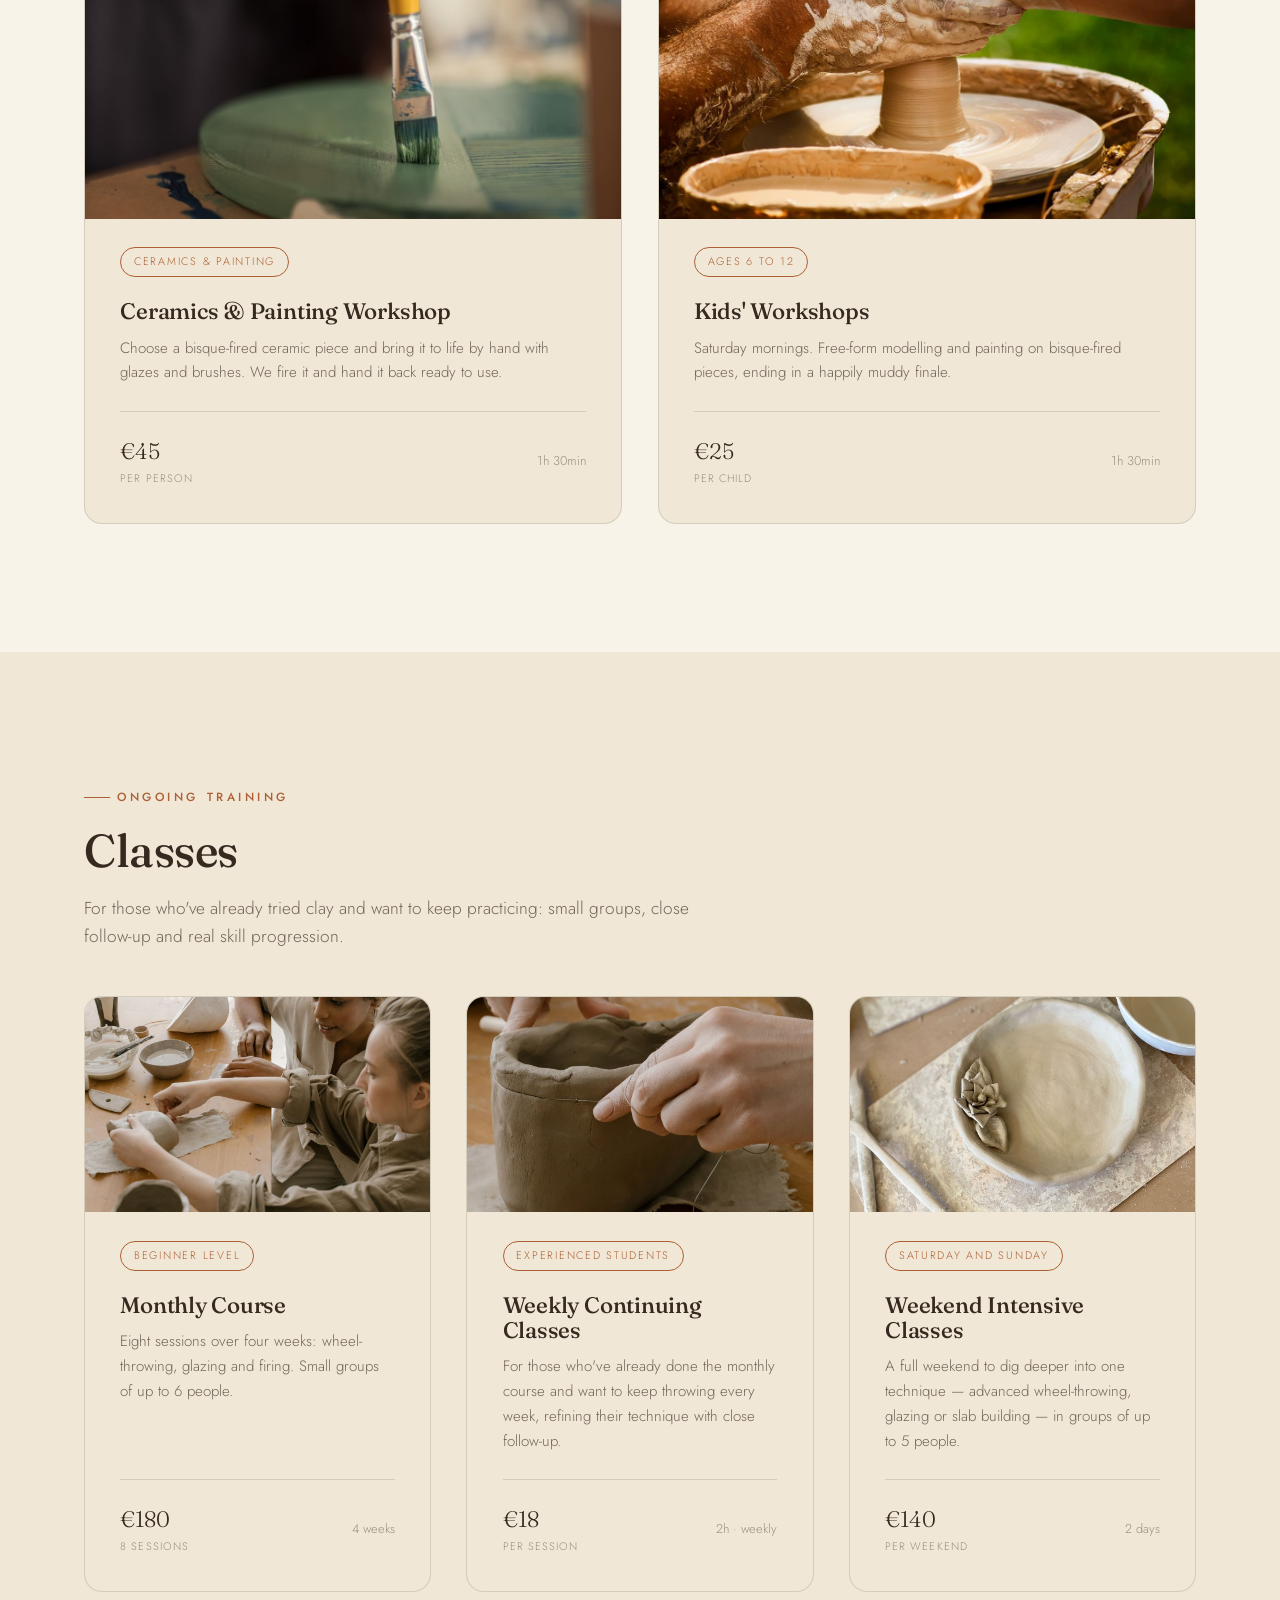
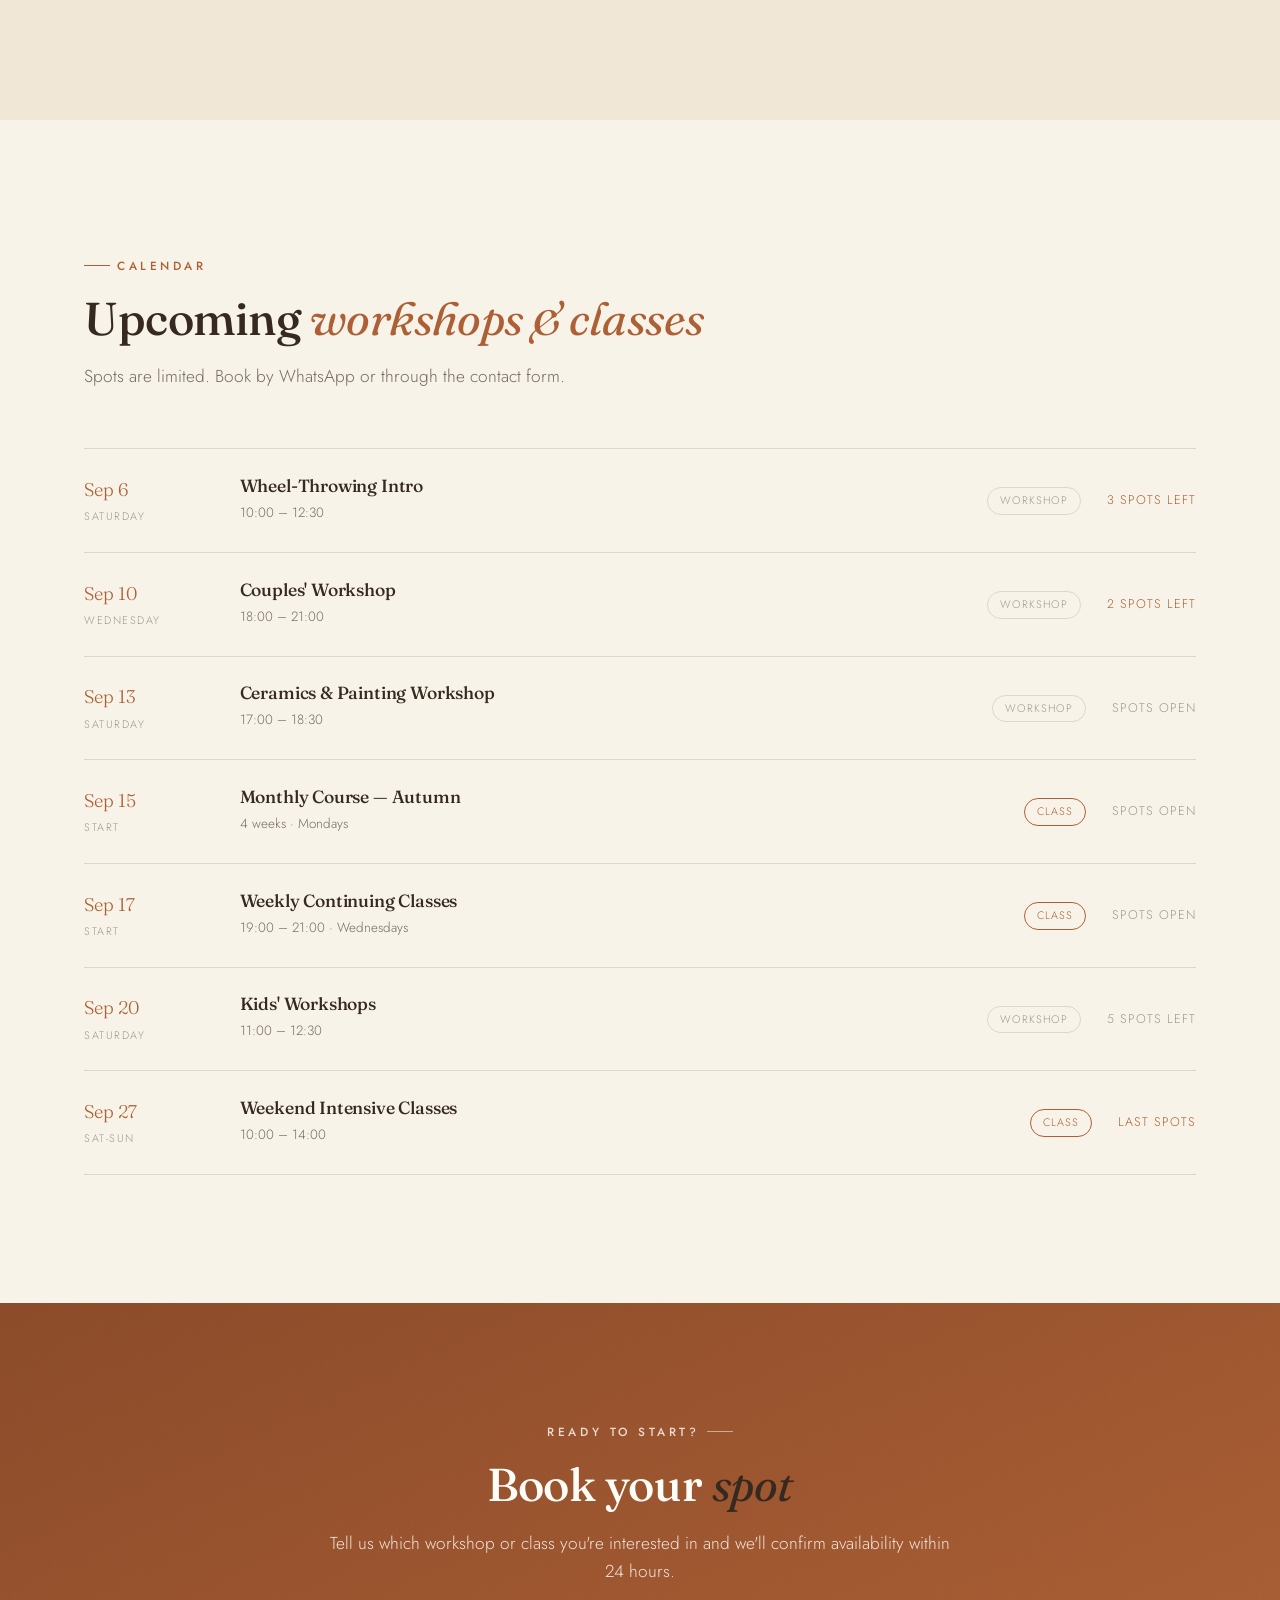
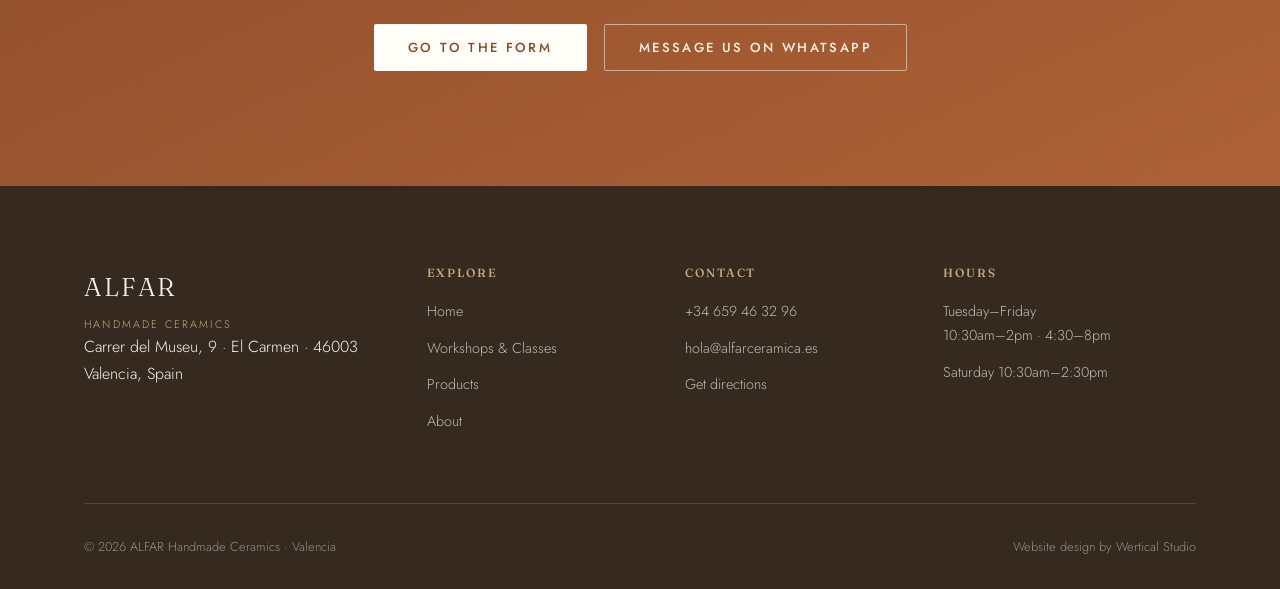
<file: en/talleres.html>
<!DOCTYPE html>
<html lang="en">
<head>
<meta charset="UTF-8" />
<meta name="viewport" content="width=device-width, initial-scale=1.0" />
<title>Workshops &amp; Classes — ALFAR Handmade Ceramics</title>
<meta name="description" content="One-off workshops and ongoing classes in Valencia: wheel-throwing intro, couples' workshop, ceramics &amp; painting, kids' workshops, monthly course, weekly classes and weekend intensives. Book your spot at ALFAR." />
<link rel="icon" href="../assets/favicon.svg" type="image/svg+xml" />
<link rel="alternate" hreflang="es" href="../talleres.html" />
<link rel="alternate" hreflang="en" href="talleres.html" />
<meta property="og:type" content="website" />
<meta property="og:url" content="https://j-bortserrat.github.io/alfar-ceramica/en/talleres.html" />
<meta property="og:title" content="Workshops &amp; Classes — ALFAR Handmade Ceramics" />
<meta property="og:description" content="One-off workshops and ongoing classes in Valencia: wheel-throwing intro, couples' workshop, ceramics &amp; painting, kids' workshops, monthly course, weekly classes and weekend intensives. Book your spot at ALFAR." />
<meta property="og:image" content="https://j-bortserrat.github.io/alfar-ceramica/assets/workshops/torno-iniciacion.jpg" />
<meta name="twitter:card" content="summary_large_image" />
<meta name="theme-color" content="#f8f3e8" />
<link rel="preconnect" href="https://fonts.googleapis.com" />
<link rel="preconnect" href="https://fonts.gstatic.com" crossorigin />
<link href="https://fonts.googleapis.com/css2?family=Fraunces:ital,opsz,wght@0,9..144,300;0,9..144,400;0,9..144,500;0,9..144,600;1,9..144,400;1,9..144,500&family=Jost:wght@300;400;500;600&display=swap" rel="stylesheet" />
<link rel="stylesheet" href="../assets/styles.css" />
</head>
<body>

<nav id="nav">
  <div class="wrap nav-inner">
    <a href="index.html" class="brand">ALFAR<small>Handmade Ceramics</small></a>
    <button class="burger" id="burger" aria-label="Open menu" aria-expanded="false"><span></span><span></span><span></span></button>
    <div class="nav-links" id="navLinks">
      <a href="index.html">Home</a>
      <a href="talleres.html" class="active">Workshops &amp; Classes</a>
      <a href="productos.html">Products</a>
      <a href="nosotros.html">About</a>
      <a href="contacto.html">Contact</a>
      <a href="../talleres.html" class="lang-switch">ES</a>
      <a href="contacto.html" class="btn btn-primary">Book a workshop</a>
    </div>
  </div>
</nav>

<header class="page-header">
  <div class="wrap">
    <span class="kicker">Learn the craft</span>
    <h1>Workshops &amp; <em style="font-style:italic;color:var(--terracota)">Classes</em></h1>
    <p class="lead">Get behind the wheel. Choose a one-off experience to try it out with no strings attached, or an ongoing class to keep progressing week after week. Small groups, all materials included.</p>
  </div>
</header>

<section class="section" style="padding-top:2rem">
  <div class="wrap">
    <span class="kicker reveal">One-off experiences</span>
    <h2 class="section-title reveal">Workshops</h2>
    <p class="lead reveal">Single sessions, no ongoing commitment. Perfect for trying the wheel for the first time, a different kind of plan, or gifting an experience.</p>
    <div class="workshop-grid" style="margin-top:2.8rem">
      <div class="workshop-card reveal">
        <div class="workshop-photo"><img src="../assets/workshops/torno-iniciacion.jpg" alt="Wheel-Throwing Intro, first time behind the potter's wheel" loading="lazy"></div>
        <div class="workshop-body">
          <span class="tag">For beginners</span>
          <h3>Wheel-Throwing Intro</h3>
          <p>Your first time behind the potter's wheel. You'll leave the studio with your own piece, glazed and fired.</p>
          <div class="workshop-meta">
            <div><span class="workshop-price">€45<small>per person</small></span></div>
            <span class="workshop-duration">2h 30min</span>
          </div>
        </div>
      </div>
      <div class="workshop-card reveal">
        <div class="workshop-photo"><img src="../assets/workshops/taller-pareja.jpg" alt="Couples' Workshop, shaping clay four-handed on the wheel" loading="lazy"></div>
        <div class="workshop-body">
          <span class="tag">Couples' plan</span>
          <h3>Couples' Workshop</h3>
          <p>Shape clay four-handed for a different kind of afternoon. Includes a welcome drink, and you take your pieces home.</p>
          <div class="workshop-meta">
            <div><span class="workshop-price">€120<small>per couple</small></span></div>
            <span class="workshop-duration">3h</span>
          </div>
        </div>
      </div>
      <div class="workshop-card reveal">
        <div class="workshop-photo"><img src="../assets/workshops/ceramica-pintura.jpg" alt="Ceramics &amp; Painting Workshop, hand-decorating a piece with glazes" loading="lazy"></div>
        <div class="workshop-body">
          <span class="tag">Ceramics &amp; painting</span>
          <h3>Ceramics &amp; Painting Workshop</h3>
          <p>Choose a bisque-fired ceramic piece and bring it to life by hand with glazes and brushes. We fire it and hand it back ready to use.</p>
          <div class="workshop-meta">
            <div><span class="workshop-price">€45<small>per person</small></span></div>
            <span class="workshop-duration">1h 30min</span>
          </div>
        </div>
      </div>
      <div class="workshop-card reveal">
        <div class="workshop-photo"><img src="../assets/workshops/taller-infantil.jpg" alt="Kids' Workshops, child shaping clay on the wheel with help" loading="lazy"></div>
        <div class="workshop-body">
          <span class="tag">Ages 6 to 12</span>
          <h3>Kids' Workshops</h3>
          <p>Saturday mornings. Free-form modelling and painting on bisque-fired pieces, ending in a happily muddy finale.</p>
          <div class="workshop-meta">
            <div><span class="workshop-price">€25<small>per child</small></span></div>
            <span class="workshop-duration">1h 30min</span>
          </div>
        </div>
      </div>
    </div>
  </div>
</section>

<section class="section section-alt">
  <div class="wrap">
    <span class="kicker reveal">Ongoing training</span>
    <h2 class="section-title reveal">Classes</h2>
    <p class="lead reveal">For those who've already tried clay and want to keep practicing: small groups, close follow-up and real skill progression.</p>
    <div class="workshop-grid cols-3" style="margin-top:2.8rem">
      <div class="workshop-card reveal">
        <div class="workshop-photo"><img src="../assets/workshops/curso-mensual.jpg" alt="Monthly Course, small group hand-building ceramics together" loading="lazy"></div>
        <div class="workshop-body">
          <span class="tag">Beginner level</span>
          <h3>Monthly Course</h3>
          <p>Eight sessions over four weeks: wheel-throwing, glazing and firing. Small groups of up to 6 people.</p>
          <div class="workshop-meta">
            <div><span class="workshop-price">€180<small>8 sessions</small></span></div>
            <span class="workshop-duration">4 weeks</span>
          </div>
        </div>
      </div>
      <div class="workshop-card reveal">
        <div class="workshop-photo"><img src="../assets/workshops/clases-semanales.jpg" alt="Weekly Continuing Classes, student refining a piece" loading="lazy"></div>
        <div class="workshop-body">
          <span class="tag">Experienced students</span>
          <h3>Weekly Continuing Classes</h3>
          <p>For those who've already done the monthly course and want to keep throwing every week, refining their technique with close follow-up.</p>
          <div class="workshop-meta">
            <div><span class="workshop-price">€18<small>per session</small></span></div>
            <span class="workshop-duration">2h · weekly</span>
          </div>
        </div>
      </div>
      <div class="workshop-card reveal">
        <div class="workshop-photo"><img src="../assets/workshops/clases-intensivas.jpg" alt="Weekend Intensive Classes, group shaping slab ceramics" loading="lazy"></div>
        <div class="workshop-body">
          <span class="tag">Saturday and Sunday</span>
          <h3>Weekend Intensive Classes</h3>
          <p>A full weekend to dig deeper into one technique — advanced wheel-throwing, glazing or slab building — in groups of up to 5 people.</p>
          <div class="workshop-meta">
            <div><span class="workshop-price">€140<small>per weekend</small></span></div>
            <span class="workshop-duration">2 days</span>
          </div>
        </div>
      </div>
    </div>
  </div>
</section>

<section class="section">
  <div class="wrap">
    <span class="kicker reveal">Calendar</span>
    <h2 class="section-title reveal">Upcoming <em style="font-style:italic;color:var(--terracota)">workshops &amp; classes</em></h2>
    <p class="lead reveal">Spots are limited. Book by WhatsApp or through the contact form.</p>

    <div class="schedule-list">
      <div class="schedule-item reveal">
        <div class="schedule-date">Sep 6<small>Saturday</small></div>
        <div class="schedule-info"><h4>Wheel-Throwing Intro</h4><span>10:00 – 12:30</span></div>
        <div><span class="schedule-type">Workshop</span></div>
        <div class="schedule-spots low">3 spots left</div>
      </div>
      <div class="schedule-item reveal">
        <div class="schedule-date">Sep 10<small>Wednesday</small></div>
        <div class="schedule-info"><h4>Couples' Workshop</h4><span>18:00 – 21:00</span></div>
        <div><span class="schedule-type">Workshop</span></div>
        <div class="schedule-spots low">2 spots left</div>
      </div>
      <div class="schedule-item reveal">
        <div class="schedule-date">Sep 13<small>Saturday</small></div>
        <div class="schedule-info"><h4>Ceramics &amp; Painting Workshop</h4><span>17:00 – 18:30</span></div>
        <div><span class="schedule-type">Workshop</span></div>
        <div class="schedule-spots">Spots open</div>
      </div>
      <div class="schedule-item reveal">
        <div class="schedule-date">Sep 15<small>Start</small></div>
        <div class="schedule-info"><h4>Monthly Course — Autumn</h4><span>4 weeks · Mondays</span></div>
        <div><span class="schedule-type is-clase">Class</span></div>
        <div class="schedule-spots">Spots open</div>
      </div>
      <div class="schedule-item reveal">
        <div class="schedule-date">Sep 17<small>Start</small></div>
        <div class="schedule-info"><h4>Weekly Continuing Classes</h4><span>19:00 – 21:00 · Wednesdays</span></div>
        <div><span class="schedule-type is-clase">Class</span></div>
        <div class="schedule-spots">Spots open</div>
      </div>
      <div class="schedule-item reveal">
        <div class="schedule-date">Sep 20<small>Saturday</small></div>
        <div class="schedule-info"><h4>Kids' Workshops</h4><span>11:00 – 12:30</span></div>
        <div><span class="schedule-type">Workshop</span></div>
        <div class="schedule-spots">5 spots left</div>
      </div>
      <div class="schedule-item reveal">
        <div class="schedule-date">Sep 27<small>Sat-Sun</small></div>
        <div class="schedule-info"><h4>Weekend Intensive Classes</h4><span>10:00 – 14:00</span></div>
        <div><span class="schedule-type is-clase">Class</span></div>
        <div class="schedule-spots low">Last spots</div>
      </div>
    </div>
  </div>
</section>

<section class="cta-band">
  <div class="wrap center">
    <span class="kicker reveal">Ready to start?</span>
    <h2 class="section-title reveal">Book your <em>spot</em></h2>
    <p class="lead reveal">Tell us which workshop or class you're interested in and we'll confirm availability within 24 hours.</p>
    <div class="cta-actions reveal">
      <a href="contacto.html" class="btn" style="background:var(--blanco);color:var(--terracota-oscura)">Go to the form</a>
      <a id="ctaWa" href="#" class="btn btn-outline-light" target="_blank" rel="noopener">Message us on WhatsApp</a>
    </div>
  </div>
</section>

<footer>
  <div class="wrap">
    <div class="foot-grid">
      <div>
        <div class="foot-brand">ALFAR<small>Handmade Ceramics</small></div>
        <p>Carrer del Museu, 9 · El Carmen · 46003 Valencia, Spain</p>
      </div>
      <div class="foot-col">
        <h4>Explore</h4>
        <a href="index.html">Home</a>
        <a href="talleres.html">Workshops &amp; Classes</a>
        <a href="productos.html">Products</a>
        <a href="nosotros.html">About</a>
      </div>
      <div class="foot-col">
        <h4>Contact</h4>
        <a href="tel:+34659463296">+34 659 46 32 96</a>
        <a href="mailto:hola@alfarceramica.es">hola@alfarceramica.es</a>
        <a href="contacto.html">Get directions</a>
      </div>
      <div class="foot-col">
        <h4>Hours</h4>
        <p>Tuesday–Friday<br>10:30am–2pm · 4:30–8pm</p>
        <p>Saturday 10:30am–2:30pm</p>
      </div>
    </div>
    <div class="foot-bottom">
      <span>© 2026 ALFAR Handmade Ceramics · Valencia</span>
      <span>Website design by Wertical Studio</span>
    </div>
  </div>
</footer>

<aside id="openStatus" aria-live="polite"><span class="st-dot"></span><span><span class="st-main"></span><span class="st-sub"></span></span></aside>
<a id="waFab" class="wa-fab" href="#" aria-label="WhatsApp">
  <svg viewBox="0 0 24 24" fill="currentColor"><path d="M19.05 4.91A9.82 9.82 0 0 0 12.04 2C6.58 2 2.13 6.45 2.13 11.91c0 1.75.46 3.45 1.32 4.95L2.05 22l5.25-1.38c1.45.79 3.08 1.21 4.74 1.21h.004c5.46 0 9.91-4.45 9.91-9.91 0-2.65-1.03-5.14-2.9-7.01zm-7.01 15.24h-.003a8.24 8.24 0 0 1-4.2-1.15l-.3-.18-3.12.82.83-3.04-.2-.31a8.23 8.23 0 0 1-1.26-4.38c0-4.54 3.7-8.24 8.25-8.24 2.2 0 4.27.86 5.83 2.42a8.18 8.18 0 0 1 2.41 5.83c0 4.54-3.7 8.23-8.24 8.23zm4.52-6.17c-.25-.12-1.47-.72-1.7-.81-.23-.08-.39-.12-.56.13-.17.25-.64.81-.78.97-.14.17-.29.19-.54.06-.25-.12-1.05-.39-2-1.23-.74-.66-1.24-1.47-1.39-1.72-.14-.25-.02-.38.11-.51.11-.11.25-.29.37-.43.12-.14.16-.25.25-.41.08-.17.04-.31-.02-.43-.06-.12-.56-1.34-.76-1.84-.2-.48-.41-.42-.56-.43h-.48c-.17 0-.43.06-.66.31-.23.25-.86.84-.86 2.05s.88 2.38 1 2.55c.12.17 1.73 2.64 4.2 3.7.59.25 1.05.4 1.41.52.59.19 1.13.16 1.55.1.47-.07 1.47-.6 1.68-1.18.21-.58.21-1.08.14-1.18-.06-.1-.23-.16-.48-.28z"/></svg>
</a>

<script src="../assets/app.js"></script>
<script>
  document.addEventListener('DOMContentLoaded', function () {
    var wa = document.getElementById('ctaWa');
    if (wa) wa.href = 'https://wa.me/' + window.SITE.whatsapp + '?text=' + encodeURIComponent("Hi! I'd like to book a spot in an ALFAR workshop.");
  });
</script>
</body>
</html>
</file>
<file: assets/styles.css>
/* ============================================================
   ALFAR — Cerámica Artesanal
   Sistema de diseño compartido
   ============================================================ */

:root {
  --crema: #f8f3e8;
  --crema-suave: #f0e7d6;
  --blanco: #fffdf8;
  --beige: #ded0b3;
  --arena: #c7ac81;
  --terracota: #ad6035;
  --terracota-suave: #c98358;
  --terracota-oscura: #8a4a29;
  --marron: #362a20;
  --marron-suave: rgba(54, 42, 32, 0.68);
  --marron-tenue: rgba(54, 42, 32, 0.46);
  --linea: rgba(54, 42, 32, 0.14);
  --sombra: 0 30px 60px -25px rgba(54, 42, 32, 0.35);
  --ease: cubic-bezier(.16,.8,.24,1);
}

* { margin: 0; padding: 0; box-sizing: border-box; }

html { scroll-behavior: smooth; }

body {
  font-family: 'Jost', sans-serif;
  background: var(--crema);
  color: var(--marron);
  line-height: 1.65;
  overflow-x: hidden;
  position: relative;
  font-weight: 300;
}

body::before {
  content: "";
  position: fixed;
  inset: 0;
  background-image: url("data:image/svg+xml,%3Csvg xmlns='http://www.w3.org/2000/svg' width='180' height='180'%3E%3Cfilter id='n'%3E%3CfeTurbulence type='fractalNoise' baseFrequency='0.85' numOctaves='2' stitchTiles='stitch'/%3E%3C/filter%3E%3Crect width='100%25' height='100%25' filter='url(%23n)'/%3E%3C/svg%3E");
  opacity: .035;
  pointer-events: none;
  z-index: 9998;
  mix-blend-mode: multiply;
}

img, video { max-width: 100%; display: block; }
a { color: inherit; text-decoration: none; }
ul { list-style: none; }
button { font-family: inherit; cursor: pointer; }

::selection { background: var(--terracota); color: var(--blanco); }

::-webkit-scrollbar { width: 9px; }
::-webkit-scrollbar-track { background: var(--crema-suave); }
::-webkit-scrollbar-thumb { background: var(--arena); border-radius: 5px; }
::-webkit-scrollbar-thumb:hover { background: var(--terracota); }

h1, h2, h3, h4 {
  font-family: 'Fraunces', serif;
  font-weight: 500;
  line-height: 1.12;
  letter-spacing: -.01em;
  color: var(--marron);
}

.wrap { max-width: 1240px; margin: 0 auto; padding: 0 clamp(22px, 5vw, 64px); }
.center { text-align: center; }

.kicker {
  display: inline-flex;
  align-items: center;
  gap: .6em;
  font-family: 'Jost', sans-serif;
  font-size: .74rem;
  letter-spacing: .3em;
  text-transform: uppercase;
  color: var(--terracota);
  font-weight: 500;
  margin-bottom: 1.1rem;
}
.kicker::before { content:""; width: 26px; height: 1px; background: var(--terracota); }
.center .kicker::before { display:none; }
.center .kicker, .hero-content .kicker { justify-content: center; }
.center .kicker::after, .hero-content .kicker::after { content:""; width: 26px; height: 1px; background: var(--terracota); }

.section-title {
  font-size: clamp(2rem, 3.6vw, 3rem);
  margin-bottom: 1.1rem;
}
.section-title em {
  font-style: italic;
  color: var(--terracota);
  font-weight: 400;
}
.lead {
  font-size: 1.08rem;
  color: var(--marron-suave);
  max-width: 620px;
  font-weight: 300;
}
.center .lead { margin: 0 auto; }

.section { padding: clamp(76px, 10vw, 140px) 0; position: relative; }
.section-alt { background: var(--crema-suave); }
.section-dark {
  background: linear-gradient(160deg, var(--marron) 0%, #2a2018 100%);
  color: var(--crema);
}
.section-dark h1, .section-dark h2, .section-dark h3 { color: var(--crema); }
.section-dark .lead { color: rgba(248,243,232,.72); }

/* ============ BOTONES ============ */
.btn {
  display: inline-flex;
  align-items: center;
  justify-content: center;
  text-align: center;
  line-height: 1;
  gap: .6rem;
  padding: 1rem 2.1rem;
  font-size: .82rem;
  letter-spacing: .18em;
  text-transform: uppercase;
  font-weight: 500;
  border-radius: 2px;
  border: 1px solid transparent;
  transition: all .45s var(--ease);
  white-space: nowrap;
}
.btn-primary { background: var(--terracota); color: var(--blanco); }
.btn-primary:hover { background: var(--terracota-oscura); transform: translateY(-2px); box-shadow: var(--sombra); }
.hero-actions .btn-primary { background: rgba(173, 96, 53, .72); backdrop-filter: blur(6px); }
.hero-actions .btn-primary:hover { background: rgba(173, 96, 53, .9); }
.btn-outline { border-color: var(--marron); color: var(--marron); }
.btn-outline:hover { background: var(--marron); color: var(--crema); transform: translateY(-2px); }
.btn-outline-light { border-color: rgba(248,243,232,.55); color: var(--crema); }
.btn-outline-light:hover { background: var(--crema); color: var(--marron); }
.btn-ghost { color: var(--terracota); border-bottom: 1px solid currentColor; padding: .2rem 0; border-radius: 0; }
.btn-ghost:hover { color: var(--terracota-oscura); gap: .9rem; }

/* ============ NAV ============ */
nav {
  position: fixed;
  top: 0; left: 0; width: 100%;
  z-index: 1000;
  padding: 1.7rem 0;
  transition: all .4s var(--ease);
}
nav.scrolled {
  padding: 1.05rem 0;
  background: rgba(248, 243, 232, .88);
  backdrop-filter: blur(14px);
  box-shadow: 0 1px 0 var(--linea);
}
.nav-inner { display: flex; align-items: center; justify-content: space-between; }
.brand {
  font-family: 'Fraunces', serif;
  font-size: 1.5rem;
  letter-spacing: .12em;
  font-weight: 500;
  color: var(--marron);
  display: flex;
  flex-direction: column;
  line-height: 1;
}
.hero-page nav:not(.scrolled) .brand { color: var(--blanco); }
.brand small {
  font-family: 'Jost', sans-serif;
  font-size: .58rem;
  letter-spacing: .28em;
  text-transform: uppercase;
  color: var(--terracota);
  font-weight: 500;
  margin-top: .35rem;
}
.hero-page nav:not(.scrolled) .brand small { color: var(--arena); }

.nav-links {
  display: flex;
  gap: 2.6rem;
  align-items: center;
}
.nav-links a {
  font-size: .82rem;
  letter-spacing: .12em;
  text-transform: uppercase;
  font-weight: 400;
  color: var(--marron);
  position: relative;
}
.nav-links a:not(.btn):not(.lang-switch) { padding-bottom: 4px; }
.hero-page nav:not(.scrolled) .nav-links a:not(.btn) { color: var(--blanco); }
.nav-links a:not(.btn)::after {
  content: "";
  position: absolute; left: 0; bottom: 0;
  width: 0; height: 1px;
  background: currentColor;
  transition: width .35s var(--ease);
}
.nav-links a:not(.btn):hover::after,
.nav-links a.active:not(.btn)::after { width: 100%; }
.nav-links a.active { color: var(--terracota) !important; }

.burger {
  display: none;
  flex-direction: column;
  gap: 5px;
  background: none;
  border: none;
  padding: 8px;
  z-index: 1001;
}
.burger span {
  width: 24px; height: 1px;
  background: var(--marron);
  transition: all .35s var(--ease);
}
.hero-page nav:not(.scrolled) .burger span { background: var(--blanco); }
.burger.open span:nth-child(1) { transform: translateY(6px) rotate(45deg); }
.burger.open span:nth-child(2) { opacity: 0; }
.burger.open span:nth-child(3) { transform: translateY(-6px) rotate(-45deg); }

/* ============ HERO — VÍDEO EN BUCLE ============ */
.hero-video {
  height: 100vh;
  height: 100svh;
  position: relative;
}
.hero-video-sticky {
  height: 100%;
  width: 100%;
  overflow: hidden;
  background: var(--marron);
}
.hero-video-sticky video {
  position: absolute;
  top: 0; left: 0;
  width: 100%; height: 100%;
  object-fit: cover;
}
.hero-overlay {
  position: absolute;
  inset: 0;
  background: linear-gradient(180deg, rgba(30,22,16,.35) 0%, rgba(30,22,16,.15) 38%, rgba(30,22,16,.55) 78%, rgba(20,15,10,.82) 100%);
  z-index: 1;
}
.hero-content {
  position: absolute;
  inset: 0;
  display: flex;
  flex-direction: column;
  align-items: center;
  justify-content: flex-end;
  z-index: 2;
  color: var(--blanco);
  text-align: center;
  padding: 0 20px clamp(60px, 9vh, 110px);
}
.hero-content .kicker { color: var(--arena); width: 100%; }
.hero-content .kicker::before, .hero-content .kicker::after { background: var(--arena); }
.hero-content h1, .hero-content .hero-sub, .hero-actions {
  width: 100%;
  box-sizing: border-box;
}
.hero-content h1 {
  font-size: clamp(3.6rem, 11vw, 8rem);
  letter-spacing: .04em;
  color: var(--blanco);
  font-weight: 500;
}
.hero-content .hero-sub {
  font-size: clamp(1rem, 1.6vw, 1.25rem);
  font-weight: 300;
  max-width: min(520px, 100%);
  margin: 1.2rem auto 2.2rem;
  color: rgba(255,253,248,.86);
}
.hero-actions { display: flex; gap: 1.1rem; flex-wrap: wrap; justify-content: center; max-width: 100%; }
.section-curve { position: absolute; bottom: -1px; left: 0; width: 100%; z-index: 3; line-height: 0; pointer-events: none; }
.section-curve svg { width: 100%; height: clamp(18px, 3vw, 40px); display: block; }
.section-curve.curve-top { bottom: auto; top: -1px; }
.section-curve.curve-top svg { transform: scaleY(-1); }
.hero-curve-top {
  bottom: auto; top: -1px;
  display: none;
}
.hero-curve-top svg { transform: scaleY(-1); }
/* ============ CABECERA DE PÁGINA INTERIOR ============ */
.page-header {
  min-height: 62vh;
  display: flex;
  align-items: flex-end;
  position: relative;
  padding: clamp(140px, 22vh, 220px) 0 clamp(56px, 8vh, 90px);
  background: linear-gradient(155deg, #efe3ca 0%, var(--crema-suave) 55%, var(--crema) 100%);
  overflow: hidden;
}
.page-header::after {
  content: "";
  position: absolute;
  right: clamp(-120px,-4vw,-40px); top: 50%;
  transform: translateY(-50%);
  width: clamp(280px, 34vw, 460px);
  height: clamp(280px, 34vw, 460px);
  border-radius: 50%;
  border: 1px solid var(--beige);
  opacity: .7;
}
.page-header .wrap { position: relative; z-index: 1; }
.page-header .kicker { color: var(--terracota); }
.page-header h1 { font-size: clamp(2.7rem, 6vw, 4.6rem); }
.page-header .lead { margin-top: 1rem; }

/* ============ PILARES / VALORES ============ */
.pillars-grid {
  display: grid;
  grid-template-columns: repeat(3, 1fr);
  gap: 2px;
  background: var(--linea);
  margin-top: 4rem;
  border-top: 1px solid var(--linea);
  border-bottom: 1px solid var(--linea);
}
.pillar-card {
  background: var(--crema);
  padding: 3rem 2.4rem;
  transition: background .4s var(--ease);
}
.pillar-card:hover { background: var(--crema-suave); }
.pillar-num {
  font-family: 'Fraunces', serif;
  font-style: italic;
  color: var(--arena);
  font-size: 1.1rem;
  display: block;
  margin-bottom: 1.4rem;
}
.pillar-card h3 { font-size: 1.35rem; margin-bottom: .8rem; }
.pillar-card p { color: var(--marron-suave); font-size: .96rem; }

/* ============ ARTE DE PIEZA (placeholder editorial) ============ */
.vessel-frame {
  position: relative;
  aspect-ratio: 4 / 5;
  border-radius: 18px;
  overflow: hidden;
  background: radial-gradient(120% 100% at 50% 15%, var(--blanco) 0%, var(--crema-suave) 55%, var(--beige) 100%);
  display: flex;
  align-items: center;
  justify-content: center;
}
.vessel-frame::before {
  content: "";
  position: absolute; inset: 0;
  background-image: url("data:image/svg+xml,%3Csvg xmlns='http://www.w3.org/2000/svg' width='180' height='180'%3E%3Cfilter id='n'%3E%3CfeTurbulence type='fractalNoise' baseFrequency='0.9' numOctaves='2' stitchTiles='stitch'/%3E%3C/filter%3E%3Crect width='100%25' height='100%25' filter='url(%23n)'/%3E%3C/svg%3E");
  opacity: .05;
  mix-blend-mode: multiply;
}
.vessel-frame svg.vessel-art {
  width: 46%;
  height: auto;
  position: relative;
  z-index: 1;
  filter: drop-shadow(0 22px 26px rgba(54,42,32,.16));
  transition: transform .6s var(--ease);
}
.vessel-frame:hover svg.vessel-art { transform: translateY(-6px) scale(1.03); }
.vessel-frame .vessel-ring {
  position: absolute;
  bottom: 13%;
  width: 52%;
  height: 8%;
  border-radius: 50%;
  background: radial-gradient(closest-side, rgba(54,42,32,.16), transparent 75%);
  z-index: 0;
}

/* ============ ARTE DE PIEZA (foto real) ============ */
.vessel-frame.has-photo::before { display: none; }
.vessel-frame .vessel-photo {
  width: 100%;
  height: 100%;
  object-fit: cover;
  position: relative;
  z-index: 1;
  transition: transform .6s var(--ease);
}
.vessel-frame:hover .vessel-photo { transform: scale(1.045); }

/* ============ DESTACADOS / PRODUCTOS ============ */
.grid-4 { display: grid; grid-template-columns: repeat(4, 1fr); gap: 2.2rem; margin-top: 4rem; }
.grid-3 { display: grid; grid-template-columns: repeat(3, 1fr); gap: 2.2rem; margin-top: 4rem; }

.product-card { display: flex; flex-direction: column; }
.product-info { padding-top: 1.2rem; display: flex; justify-content: space-between; align-items: flex-start; gap: 1rem; }
.product-info h3 { font-size: 1.2rem; margin-bottom: .3rem; }
.product-cat { font-size: .72rem; letter-spacing: .16em; text-transform: uppercase; color: var(--marron-tenue); }
.product-price { font-family: 'Fraunces', serif; font-size: 1.15rem; color: var(--terracota); white-space: nowrap; }

.section-cta { text-align: center; margin-top: 4.2rem; }

/* ============ FILTROS ============ */
.filter-tabs {
  display: flex; flex-wrap: wrap; gap: .8rem;
  margin-top: 2.6rem;
}
.filter-btn {
  background: transparent;
  border: 1px solid var(--linea);
  color: var(--marron-suave);
  padding: .7rem 1.5rem;
  font-size: .78rem;
  letter-spacing: .14em;
  text-transform: uppercase;
  border-radius: 30px;
  transition: all .35s var(--ease);
}
.filter-btn:hover { border-color: var(--terracota); color: var(--terracota); }
.filter-btn.active { background: var(--marron); border-color: var(--marron); color: var(--crema); }

/* ============ STATS ============ */
.stats-band {
  background: linear-gradient(160deg, var(--marron) 0%, #2a2018 100%);
  color: var(--crema);
  padding: clamp(60px, 8vw, 100px) 0;
  position: relative;
}
.stats-grid { display: grid; grid-template-columns: repeat(4, 1fr); gap: 2rem; text-align: center; }
.stat-num {
  font-family: 'Fraunces', serif;
  font-size: clamp(2.4rem, 4.2vw, 3.4rem);
  color: var(--arena);
  font-weight: 500;
}
.stat-label {
  font-size: .76rem;
  letter-spacing: .16em;
  text-transform: uppercase;
  color: rgba(248,243,232,.68);
  margin-top: .6rem;
}

/* ============ CTA BAND ============ */
.cta-band {
  background: linear-gradient(155deg, var(--terracota-oscura) 0%, var(--terracota) 100%);
  color: var(--blanco);
  padding: clamp(70px, 9vw, 120px) 0;
  text-align: center;
  position: relative;
  overflow: hidden;
}
.cta-band::before {
  content:"";
  position: absolute; inset: 0;
  background-image: url("data:image/svg+xml,%3Csvg xmlns='http://www.w3.org/2000/svg' width='180' height='180'%3E%3Cfilter id='n'%3E%3CfeTurbulence type='fractalNoise' baseFrequency='0.85' numOctaves='2' stitchTiles='stitch'/%3E%3C/filter%3E%3Crect width='100%25' height='100%25' filter='url(%23n)'/%3E%3C/svg%3E");
  opacity: .06; mix-blend-mode: overlay;
}
.cta-band .cta-photo {
  position: absolute; inset: 0;
  width: 100%; height: 100%;
  object-fit: cover;
  z-index: 0;
}
.cta-band.has-photo::after {
  content: "";
  position: absolute; inset: 0;
  background: linear-gradient(155deg, var(--terracota-oscura) 0%, var(--terracota) 100%);
  opacity: .76;
  z-index: 1;
}
.cta-band .wrap { position: relative; z-index: 2; }
.cta-band .kicker { color: rgba(255,253,248,.8); }
.cta-band .kicker::before, .cta-band .kicker::after { background: rgba(255,253,248,.5); }
.cta-band h2 { color: var(--blanco); }
.cta-band .section-title em { color: var(--marron); }
.cta-band .lead { color: rgba(255,253,248,.85); margin-bottom: 2.4rem; }
.cta-actions { display: flex; gap: 1.1rem; justify-content: center; flex-wrap: wrap; }

/* ============ REVEAL ANIMATIONS ============ */
.reveal {
  opacity: 0;
  transform: translateY(36px);
  transition: opacity .9s var(--ease), transform .9s var(--ease);
}
.reveal.in { opacity: 1; transform: translateY(0); }
.reveal-scale { opacity: 0; transform: scale(.94); transition: opacity .9s var(--ease), transform .9s var(--ease); }
.reveal-scale.in { opacity: 1; transform: scale(1); }
.reveal-left { opacity: 0; transform: translateX(-40px); transition: opacity .9s var(--ease), transform .9s var(--ease); }
.reveal-left.in { opacity: 1; transform: translateX(0); }
.reveal-right { opacity: 0; transform: translateX(40px); transition: opacity .9s var(--ease), transform .9s var(--ease); }
.reveal-right.in { opacity: 1; transform: translateX(0); }

@media (prefers-reduced-motion: reduce) {
  .reveal, .reveal-scale, .reveal-left, .reveal-right { opacity: 1 !important; transform: none !important; transition: none !important; }
}

/* ============ TALLERES ============ */
.workshop-grid { display: grid; grid-template-columns: repeat(2, 1fr); gap: 2.2rem; margin-top: 4rem; }
.workshop-grid.cols-3 { grid-template-columns: repeat(3, 1fr); }
.workshop-card {
  background: var(--crema-suave);
  border: 1px solid var(--linea);
  border-radius: 18px;
  transition: all .45s var(--ease);
  position: relative;
  overflow: hidden;
  display: flex;
  flex-direction: column;
}
.workshop-card:hover { border-color: var(--terracota); transform: translateY(-6px); box-shadow: var(--sombra); }
.workshop-photo { aspect-ratio: 16 / 10; overflow: hidden; }
.workshop-photo img {
  width: 100%;
  height: 100%;
  object-fit: cover;
  display: block;
  transition: transform .6s var(--ease);
}
.workshop-card:hover .workshop-photo img { transform: scale(1.045); }
.workshop-body { padding: 1.8rem 2.2rem 2.2rem; display: flex; flex-direction: column; flex: 1; }
.workshop-card .tag {
  display: inline-block;
  font-size: .68rem; letter-spacing: .16em; text-transform: uppercase;
  color: var(--terracota); border: 1px solid var(--terracota);
  padding: .3rem .8rem; border-radius: 30px; margin-bottom: 1.4rem;
  align-self: flex-start;
}
.workshop-card h3 { font-size: 1.4rem; margin-bottom: .7rem; }
.workshop-card p { color: var(--marron-suave); font-size: .94rem; margin-bottom: 1.6rem; }
.workshop-meta { display: flex; justify-content: space-between; align-items: center; border-top: 1px solid var(--linea); padding-top: 1.3rem; margin-top: auto; }
.workshop-price { font-family: 'Fraunces', serif; font-size: 1.4rem; color: var(--marron); }
.workshop-price small { font-family: 'Jost', sans-serif; font-size: .68rem; color: var(--marron-tenue); display:block; letter-spacing: .1em; text-transform: uppercase; }
.workshop-duration { font-size: .8rem; color: var(--marron-tenue); }

.schedule-list { margin-top: 3.6rem; border-top: 1px solid var(--linea); }
.schedule-item {
  display: grid;
  grid-template-columns: 130px 1fr auto auto;
  gap: 1.6rem;
  align-items: center;
  padding: 1.6rem 0;
  border-bottom: 1px solid var(--linea);
  transition: padding-left .4s var(--ease), background .4s var(--ease);
}
.schedule-item:hover { padding-left: 12px; background: var(--crema-suave); }
.schedule-date { font-family: 'Fraunces', serif; font-size: 1.15rem; color: var(--terracota); }
.schedule-date small { display: block; font-family: 'Jost', sans-serif; font-size: .68rem; letter-spacing: .14em; text-transform: uppercase; color: var(--marron-tenue); margin-top: .2rem; }
.schedule-info h4 { font-family: 'Fraunces', serif; font-weight: 500; font-size: 1.1rem; margin-bottom: .2rem; }
.schedule-info span { font-size: .84rem; color: var(--marron-suave); }
.schedule-spots { font-size: .78rem; letter-spacing: .08em; text-transform: uppercase; color: var(--marron-tenue); text-align: right; }
.schedule-spots.low { color: var(--terracota); }
.schedule-type {
  display: inline-block;
  font-size: .68rem; letter-spacing: .1em; text-transform: uppercase;
  color: var(--marron-tenue); border: 1px solid var(--linea);
  border-radius: 20px; padding: .25rem .75rem;
}
.schedule-type.is-clase { color: var(--terracota); border-color: var(--terracota); }

/* ============ NOSOTROS — PROCESO / TIMELINE ============ */
.process-steps { margin-top: 4.5rem; }
.process-step {
  display: grid;
  grid-template-columns: 100px 1fr;
  gap: 2.4rem;
  padding: 2.6rem 0;
  border-top: 1px solid var(--linea);
  align-items: start;
}
.process-step:last-child { border-bottom: 1px solid var(--linea); }
.process-step .num { font-family: 'Fraunces', serif; font-style: italic; font-size: 2.2rem; color: var(--arena); }
.process-step h3 { font-size: 1.4rem; margin-bottom: .6rem; }
.process-step p { color: var(--marron-suave); max-width: 560px; }

.values-grid { display: grid; grid-template-columns: repeat(2, 1fr); gap: 3rem 3.5rem; margin-top: 4rem; }
.value-item { display: flex; gap: 1.4rem; }
.value-item .mark { font-family: 'Fraunces', serif; font-style: italic; font-size: 1.6rem; color: var(--arena); flex-shrink: 0; }
.value-item h3 { font-size: 1.2rem; margin-bottom: .5rem; }
.value-item p { color: var(--marron-suave); font-size: .95rem; }

.about-split { display: grid; grid-template-columns: 1fr 1fr; gap: 5rem; align-items: center; }
.about-split .lead { margin-top: 1.4rem; }
.about-split p + p { margin-top: 1.1rem; }

/* ============ CONTACTO ============ */
.contact-grid { display: grid; grid-template-columns: 1fr 1.1fr; gap: 4rem; margin-top: 3rem; align-items: start; }
.info-block + .info-block { margin-top: 2.6rem; padding-top: 2.6rem; border-top: 1px solid var(--linea); }
.info-block h3 { font-size: 1rem; letter-spacing: .1em; text-transform: uppercase; margin-bottom: 1rem; color: var(--terracota); }
.info-block p, .info-block a { color: var(--marron-suave); font-size: .98rem; }
.info-block a:hover { color: var(--terracota); }
.social-row { display: flex; gap: 1rem; margin-top: 1.2rem; }
.social-row a {
  width: 42px; height: 42px;
  border: 1px solid var(--linea);
  border-radius: 50%;
  display: flex; align-items: center; justify-content: center;
  transition: all .35s var(--ease);
}
.social-row a:hover { border-color: var(--terracota); background: var(--terracota); color: var(--blanco); transform: translateY(-3px); }
.social-row svg { width: 17px; height: 17px; }

.map-frame {
  margin-top: 3.5rem;
  border: 1px solid var(--linea);
  filter: sepia(.18) saturate(.75) brightness(1.02);
  aspect-ratio: 16/6;
  width: 100%;
}
.map-frame iframe { width: 100%; height: 100%; border: 0; display: block; }
.contact-grid .map-frame { margin-top: 0; aspect-ratio: 4/5; height: 100%; }

/* ============ FOOTER ============ */
footer { background: var(--marron); color: var(--crema); padding: 5rem 0 2rem; }
.foot-grid { display: grid; grid-template-columns: 1.4fr 1fr 1fr 1.2fr; gap: 3rem; padding-bottom: 3.5rem; border-bottom: 1px solid rgba(248,243,232,.14); }
.foot-brand { font-family: 'Fraunces', serif; font-size: 1.6rem; letter-spacing: .1em; }
.foot-brand small { display: block; font-family: 'Jost', sans-serif; font-size: .68rem; letter-spacing: .2em; text-transform: uppercase; color: var(--arena); margin-top: .5rem; }
.foot-brand p { font-family: 'Jost', sans-serif; font-weight: 300; font-size: .92rem; color: rgba(248,243,232,.6); margin-top: 1.2rem; max-width: 260px; }
.foot-col h4 { font-size: .74rem; letter-spacing: .16em; text-transform: uppercase; color: var(--arena); margin-bottom: 1.3rem; font-weight: 500; }
.foot-col a, .foot-col p { display: block; font-size: .9rem; color: rgba(248,243,232,.72); margin-bottom: .8rem; }
.foot-col a:hover { color: var(--blanco); }
.foot-bottom { display: flex; justify-content: space-between; flex-wrap: wrap; gap: .8rem; padding-top: 2rem; font-size: .8rem; color: rgba(248,243,232,.5); }
.foot-bottom a { color: rgba(248,243,232,.5); }
.foot-bottom a:hover { color: var(--arena); }

/* ============ LANG SWITCH ============ */
.lang-switch {
  font-size: .76rem;
  letter-spacing: .14em;
  border: 1px solid var(--linea);
  border-radius: 30px;
  padding: .5rem 1.1rem;
  transition: all .35s var(--ease);
}
.hero-page nav:not(.scrolled) .lang-switch { border-color: rgba(255,253,248,.4); }
.lang-switch:hover { border-color: var(--terracota); color: var(--terracota) !important; }
.nav-links a.lang-switch::after { display: none; }

/* ============ INDICADOR ABIERTO/CERRADO ============ */
#openStatus {
  position: fixed;
  left: 22px; bottom: 22px;
  z-index: 900;
  display: flex;
  align-items: center;
  gap: .6rem;
  background: rgba(248, 243, 232, .92);
  backdrop-filter: blur(10px);
  border: 1px solid var(--linea);
  border-radius: 30px;
  padding: .6rem 1.1rem .6rem .8rem;
  box-shadow: 0 10px 26px -12px rgba(54,42,32,.28);
  font-size: .78rem;
}
.st-dot { width: 8px; height: 8px; border-radius: 50%; background: var(--terracota); flex-shrink: 0; }
#openStatus.is-open .st-dot { background: #5c8a5c; box-shadow: 0 0 0 3px rgba(92,138,92,.18); }
#openStatus.is-closed .st-dot { background: var(--terracota); box-shadow: 0 0 0 3px rgba(173,96,53,.16); }
.st-main { font-weight: 500; color: var(--marron); }
.st-sub { color: var(--marron-suave); margin-left: .35rem; }
@media (max-width: 620px) {
  #openStatus { left: 14px; bottom: 14px; font-size: .72rem; padding: .5rem .9rem .5rem .7rem; }
  .st-sub { display: none; }
}

/* ============ WHATSAPP FAB ============ */
.wa-fab {
  position: fixed;
  right: 22px; bottom: 22px;
  z-index: 900;
  width: 54px; height: 54px;
  border-radius: 50%;
  background: var(--terracota);
  color: var(--blanco);
  display: flex; align-items: center; justify-content: center;
  box-shadow: 0 12px 26px -10px rgba(173,96,53,.55);
  transition: all .35s var(--ease);
}
.wa-fab:hover { background: var(--terracota-oscura); transform: translateY(-3px) scale(1.05); }
.wa-fab svg { width: 24px; height: 24px; }
@media (max-width: 620px) {
  .wa-fab { right: 14px; bottom: 14px; width: 48px; height: 48px; }
  .wa-fab svg { width: 21px; height: 21px; }
}

body.no-scroll { overflow: hidden; }

/* ============ RESPONSIVE ============ */
@media (max-width: 1080px) {
  .grid-4 { grid-template-columns: repeat(2, 1fr); }
  .stats-grid { grid-template-columns: repeat(2, 1fr); gap: 2.6rem; }
  .foot-grid { grid-template-columns: 1fr 1fr; gap: 2.6rem 2rem; }
}

@media (max-width: 900px) {
  .nav-links { position: fixed; top: 0; right: -100%; height: 100vh; width: min(78vw, 360px);
    background: var(--crema); flex-direction: column; justify-content: center;
    align-items: flex-start; gap: 2.1rem; padding: 2rem clamp(32px,8vw,48px);
    transition: right .5s var(--ease); box-shadow: -20px 0 60px rgba(0,0,0,.15); }
  .nav-links.open { right: 0; }
  .nav-links a:not(.btn) { color: var(--marron) !important; font-size: 1rem; }
  .burger { display: flex; }
  .burger span { background: var(--marron) !important; }
  .hero-page nav .brand { color: var(--marron) !important; }
  .hero-page nav .burger span { background: var(--marron) !important; }
  .hero-page nav.scrolled ~ * , .hero-page nav .brand { color: var(--marron); }
  .hero-page nav {
    position: relative;
    background: var(--crema) !important;
    box-shadow: none;
  }
  .hero-curve-top { display: block; }

  .pillars-grid { grid-template-columns: 1fr; }
  .grid-3, .workshop-grid, .workshop-grid.cols-3 { grid-template-columns: repeat(2, 1fr); }
  .about-split { grid-template-columns: 1fr; gap: 2.6rem; }
  .contact-grid { grid-template-columns: 1fr; gap: 2.6rem; }
  .contact-grid .map-frame { aspect-ratio: 16/8; }
  .values-grid { grid-template-columns: 1fr; gap: 2.2rem; }
}

@media (max-width: 620px) {
  .hero-video { height: 58vh; height: 58svh; }
  .section-curve svg { height: 14px; }
  .hero-content { padding-bottom: 60px; }
  .grid-4, .grid-3, .workshop-grid, .workshop-grid.cols-3 { grid-template-columns: repeat(2, 1fr); gap: 1rem; }
  .product-info { padding-top: .7rem; }
  .product-info h3 { font-size: 1rem; }
  .product-price { font-size: 1rem; }
  .workshop-body { padding: 1.2rem 1.2rem 1.4rem; }
  .workshop-card h3 { font-size: 1.05rem; margin-bottom: .5rem; }
  .workshop-card p { font-size: .82rem; margin-bottom: 1rem; }
  .workshop-card .tag { font-size: .6rem; padding: .25rem .6rem; margin-bottom: 1rem; }
  .workshop-meta { flex-direction: column; align-items: flex-start; gap: .4rem; }
  .workshop-price { font-size: 1.1rem; }
  .stats-grid { grid-template-columns: 1fr 1fr; }
  .foot-grid { grid-template-columns: 1fr; }
  .schedule-item { grid-template-columns: 1fr; gap: .5rem; text-align: left; }
  .schedule-spots { text-align: left; }
  .process-step { grid-template-columns: 1fr; gap: .8rem; }
  .hero-content h1 { letter-spacing: .01em; }
  .hero-actions { flex-direction: column; width: 100%; }
  .hero-actions .btn { justify-content: center; width: 100%; }
  .page-header { min-height: 46vh; padding-top: 130px; }
  .cta-actions { flex-direction: column; align-items: stretch; }
}

/* Fix: hero-page nav initial state color logic simplified on mobile menu open */
@media (max-width: 900px) {
  .hero-page nav .nav-links.open a { color: var(--marron) !important; }
}
</file>
